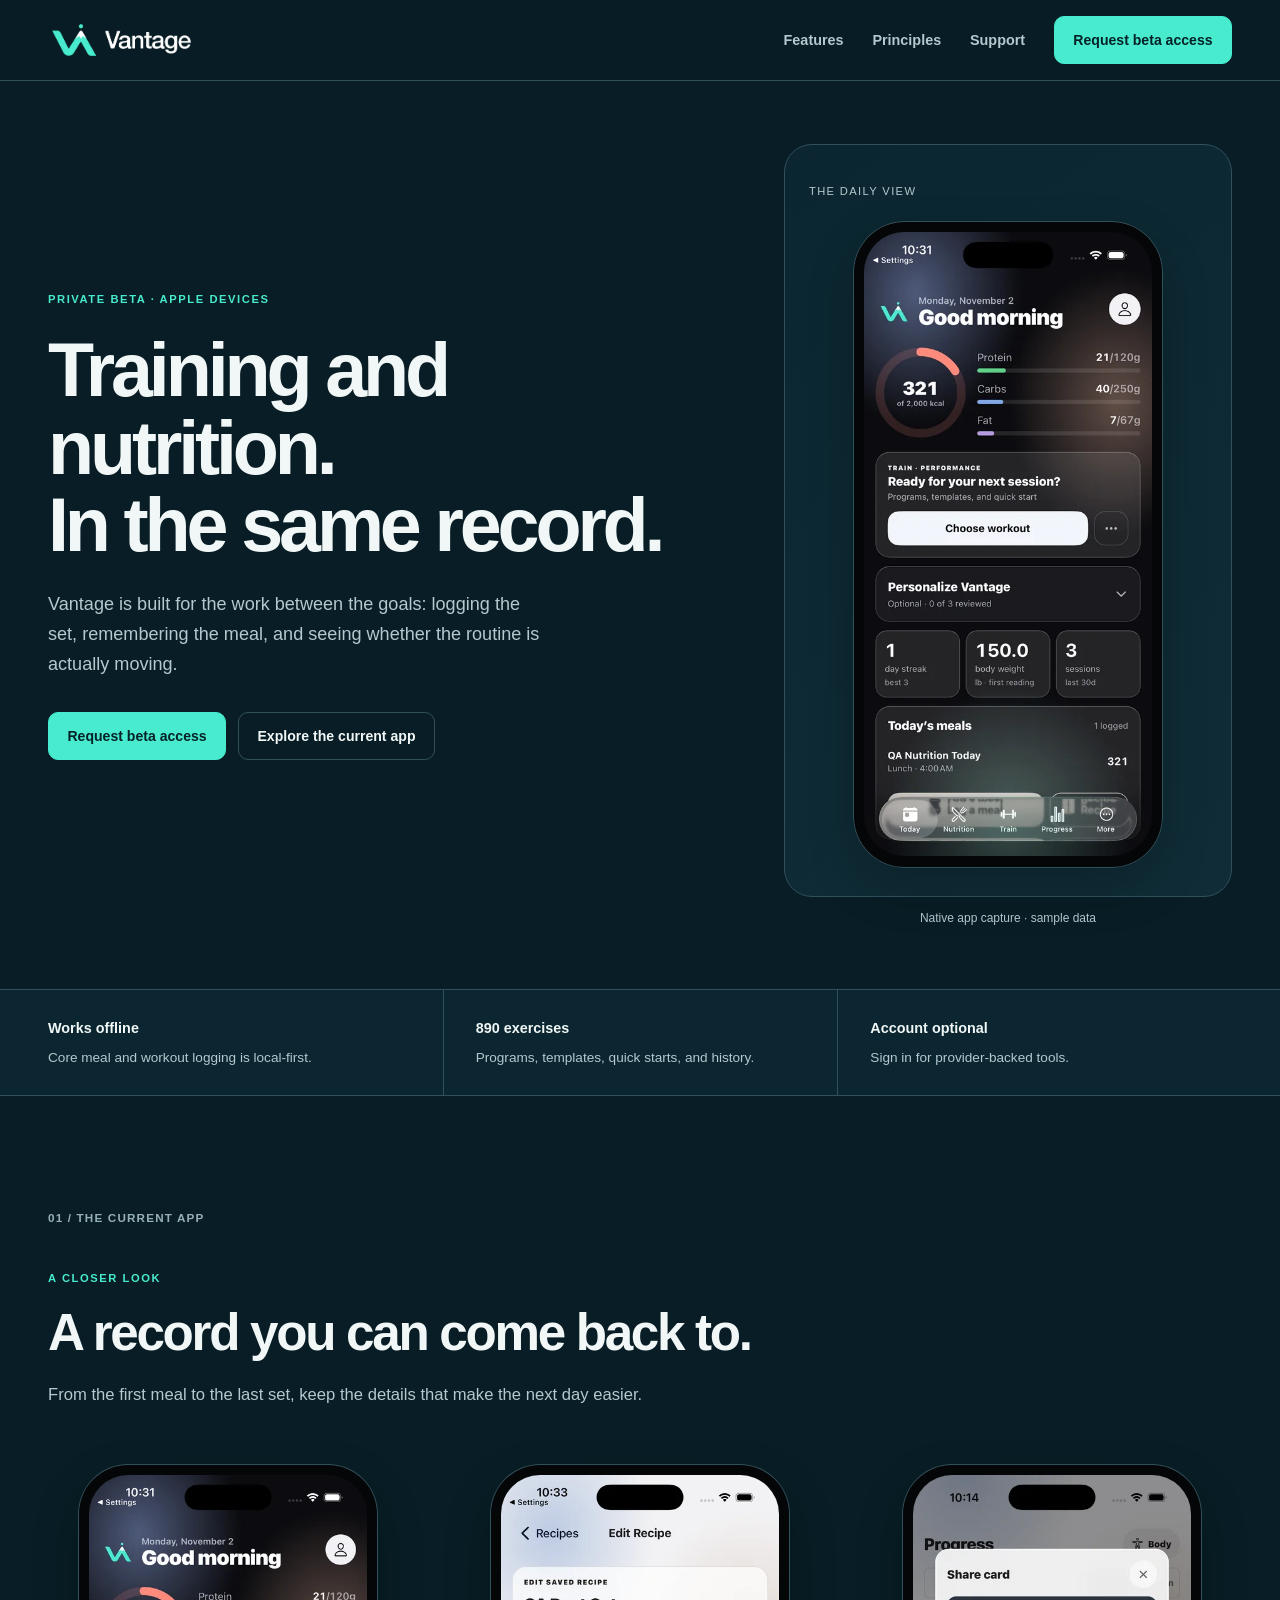
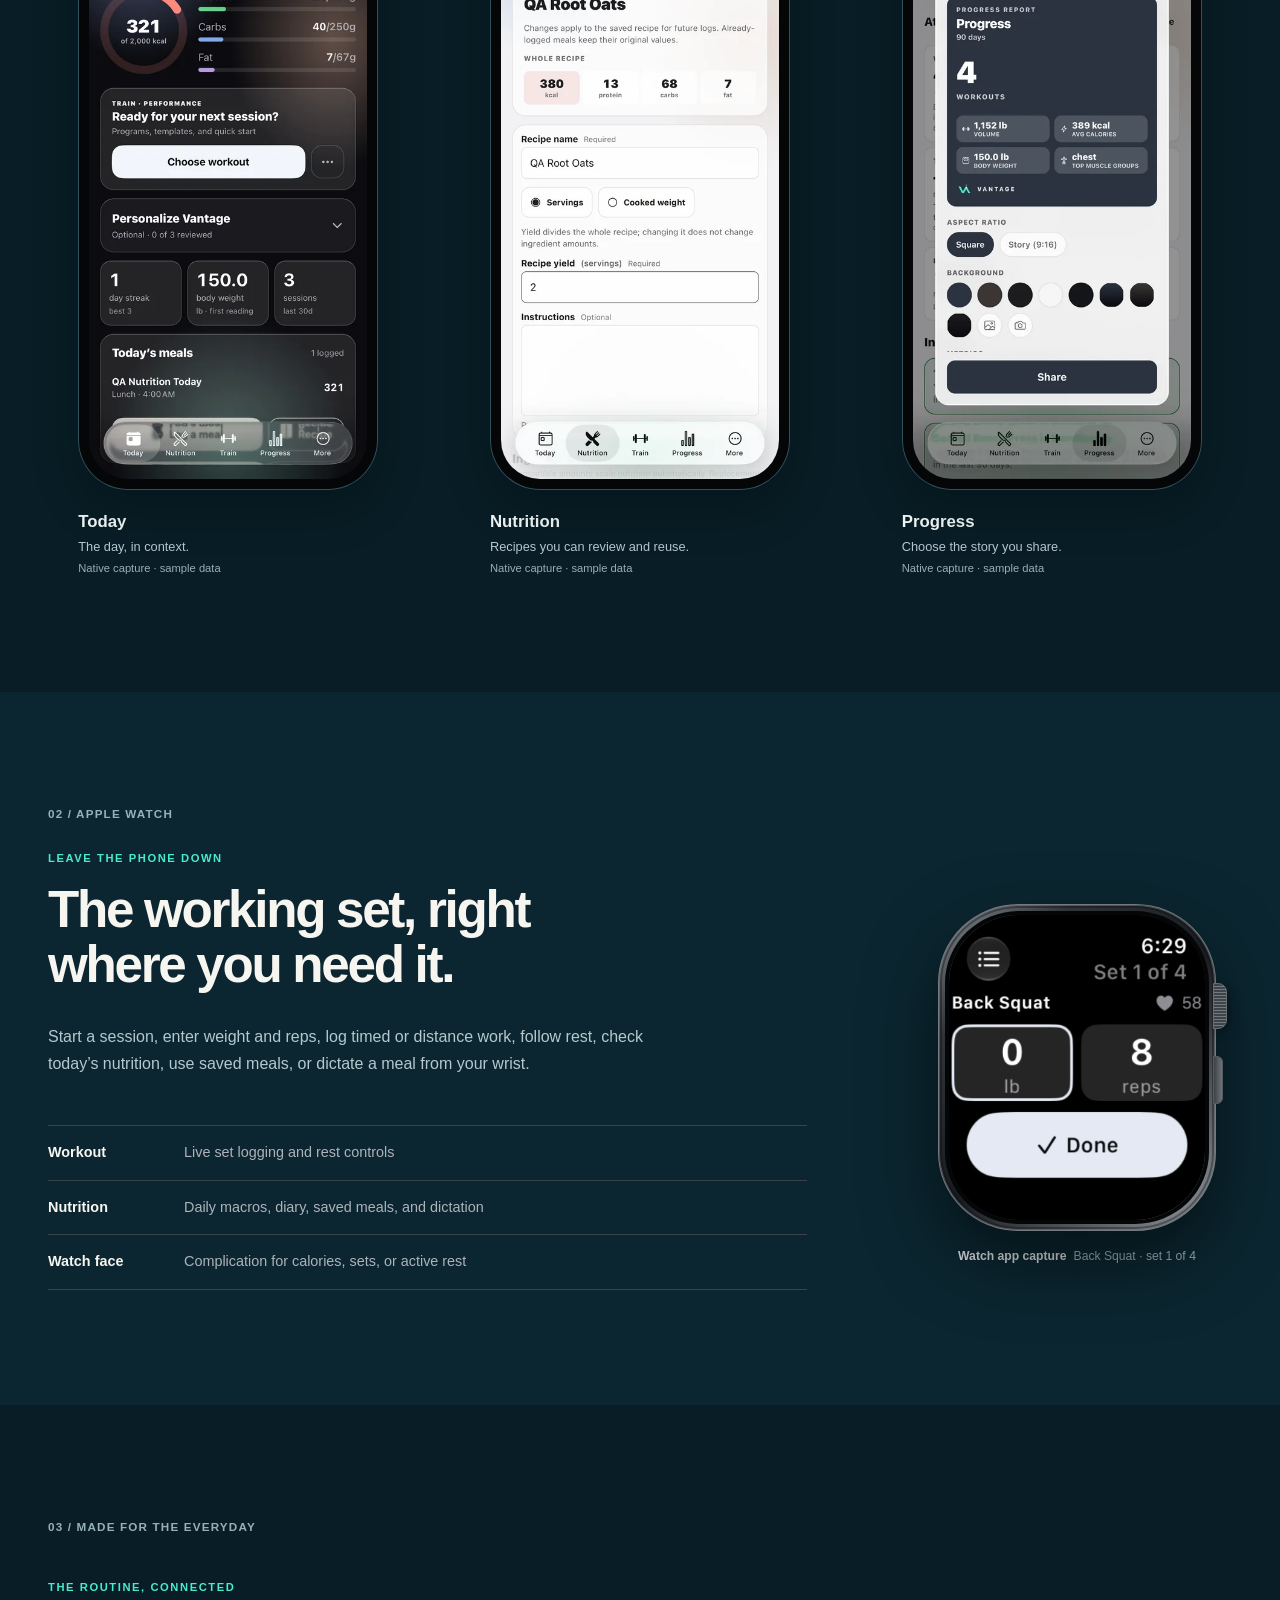
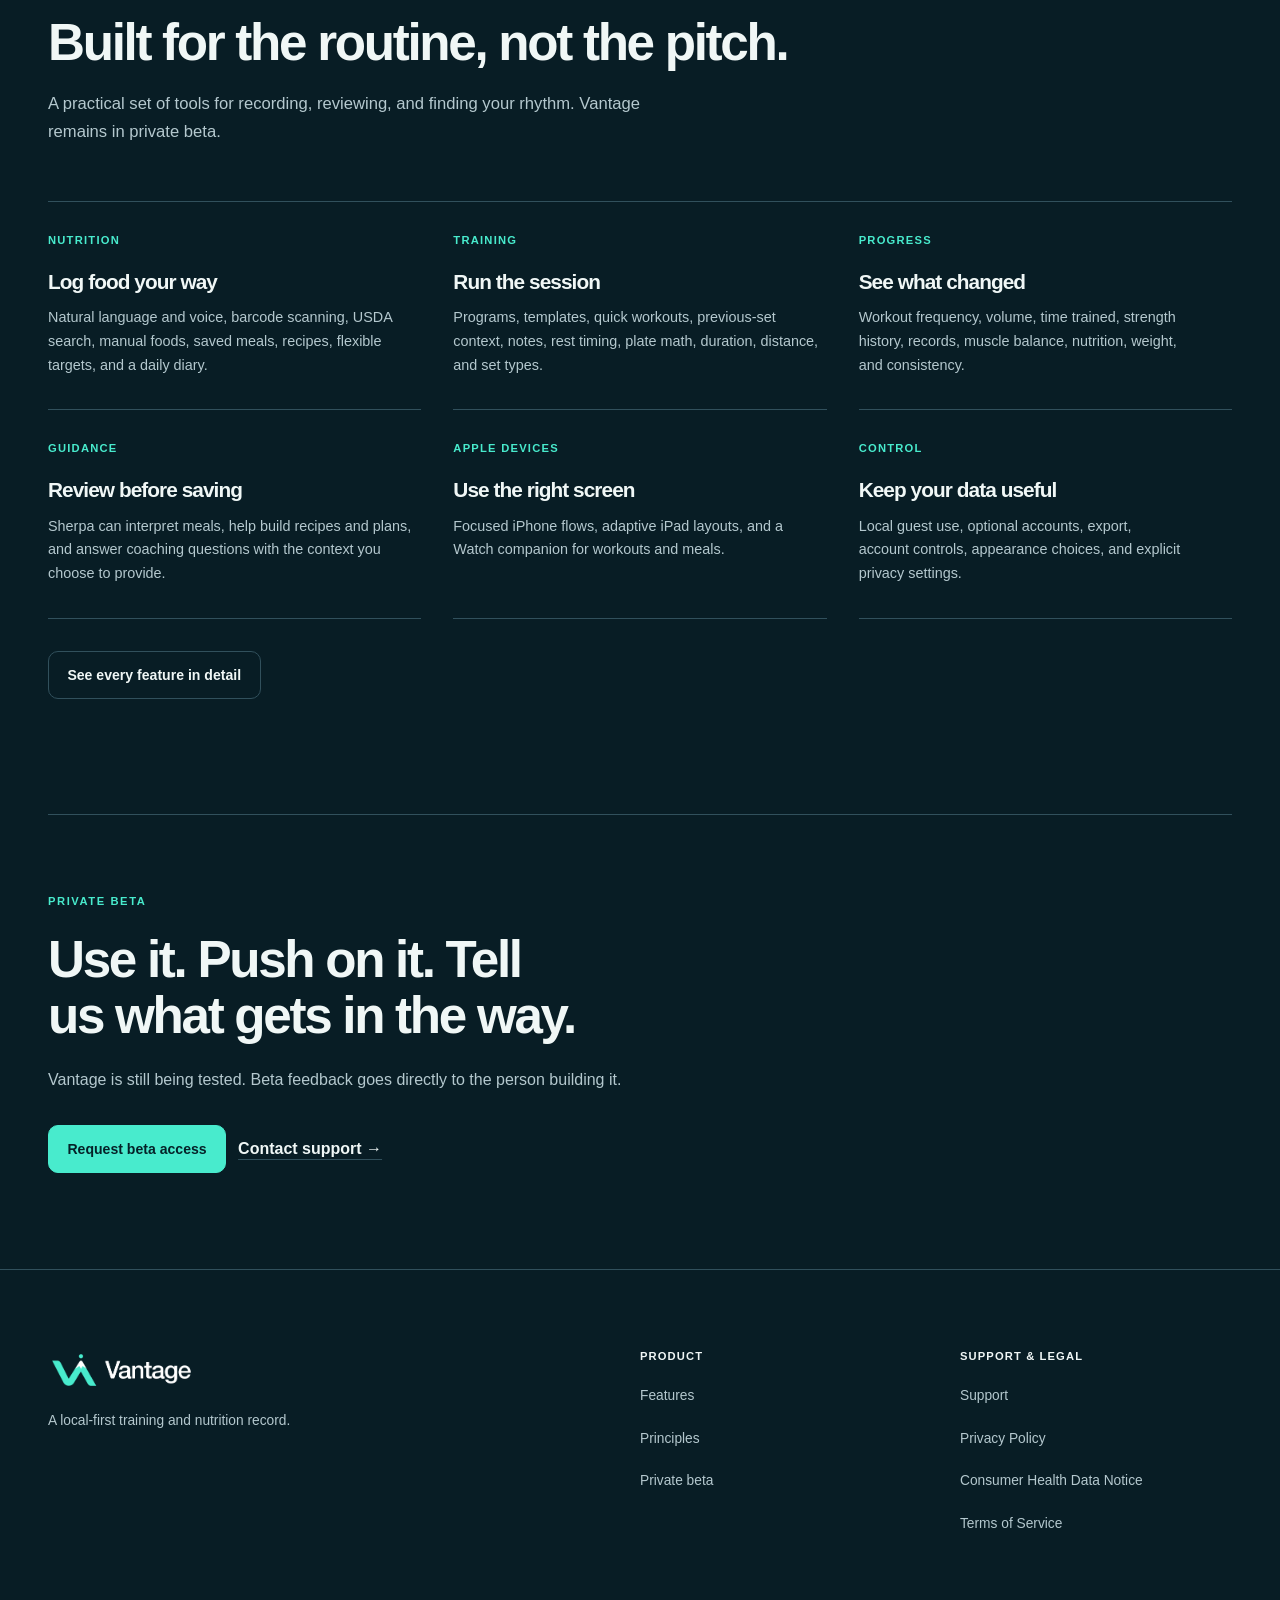
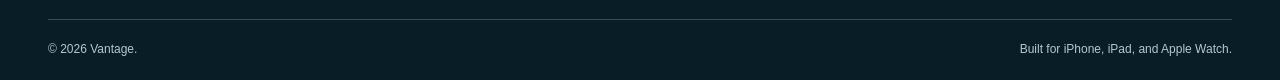
<file: index.html>
<!doctype html>
<html lang="en">
<head>
  <meta charset="utf-8"><meta name="viewport" content="width=device-width, initial-scale=1">
  <meta name="theme-color" content="#081d25">
  <title>Vantage — Training and nutrition in one record</title>
  <meta name="description" content="Vantage is a local-first training and nutrition app for iPhone, iPad, and Apple Watch. Log workouts, meals, body progress, and see what changed.">
  <link rel="icon" href="assets/favicon.png?v=20261018"><link rel="stylesheet" href="style.css?v=20261014">
  <script>document.documentElement.classList.add('marketing-js');</script>
  <link rel="stylesheet" href="marketing.css?v=20261102-frame2">
</head>
<body class="marketing-page">
  <a class="skip-link" href="#main-content">Skip to content</a>
  <header class="site-header"><div class="container nav-container"><a href="index.html" class="logo" aria-label="Vantage home"><img src="assets/vantage-full-logo-dark.png?v=20261018" width="166" height="40" alt="Vantage"></a><button class="menu-toggle" type="button" aria-label="Open menu" aria-expanded="false" aria-controls="site-navigation"><svg viewBox="0 0 24 24" aria-hidden="true"><path d="M4 7h16M4 12h16M4 17h16"/></svg></button><nav class="nav-links" id="site-navigation" aria-label="Primary navigation"><a href="features.html">Features</a><a href="about.html">Principles</a><a href="contact.html">Support</a><a href="mailto:support@vantage.support?subject=Vantage%20private%20beta" class="btn btn-primary">Request beta access</a></nav></div></header>

  <main id="main-content" tabindex="-1">
    <section class="hero container">
      <div class="hero-copy"><p class="kicker">Private beta · Apple devices</p><h1>Training and nutrition.<br>In the same record.</h1><p class="hero-lede">Vantage is built for the work between the goals: logging the set, remembering the meal, and seeing whether the routine is actually moving.</p><div class="hero-actions"><a href="mailto:support@vantage.support?subject=Vantage%20private%20beta" class="btn btn-primary">Request beta access</a><a href="features.html" class="btn btn-secondary">Explore the current app</a></div></div>
      <figure class="hero-proof"><div class="hero-stage"><span class="proof-label">The daily view</span><div class="device-frame"><img src="assets/product/current/phone-today-dark-460.webp" srcset="assets/product/current/phone-today-dark-460.webp 460w, assets/product/current/phone-today-dark-920.webp 920w" sizes="(max-width: 480px) calc(100vw - 80px), 310px" width="920" height="2000" fetchpriority="high" decoding="async" alt="Vantage Today in dark appearance, with daily nutrition and training context"></div></div><figcaption>Native app capture · sample data</figcaption></figure>
    </section>

    <section class="fact-bar" aria-label="Product facts"><div class="container fact-grid"><p><strong>Works offline</strong><span>Core meal and workout logging is local-first.</span></p><p><strong>890 exercises</strong><span>Programs, templates, quick starts, and history.</span></p><p><strong>Account optional</strong><span>Sign in for provider-backed tools.</span></p></div></section>

    <section class="section container proof-section">
      <div class="section-index">01 / The current app</div>
      <div class="section-heading"><p class="kicker">A closer look</p><h2>A record you can come back to.</h2><p>From the first meal to the last set, keep the details that make the next day easier.</p></div>
      <div class="screen-grid"><figure class="screen-figure" data-reveal><div class="device-frame"><img src="assets/product/current/phone-today-dark-460.webp" srcset="assets/product/current/phone-today-dark-460.webp 460w, assets/product/current/phone-today-dark-920.webp 920w" sizes="(max-width: 480px) calc(100vw - 80px), 310px" width="920" height="2000" loading="lazy" decoding="async" alt="Vantage Today dashboard in dark appearance"></div><figcaption><strong>Today</strong><span>The day, in context.</span><small>Native capture · sample data</small></figcaption></figure><figure class="screen-figure" data-reveal><div class="device-frame"><img src="assets/product/current/phone-recipe-light-460.webp" srcset="assets/product/current/phone-recipe-light-460.webp 460w, assets/product/current/phone-recipe-light-920.webp 920w" sizes="(max-width: 480px) calc(100vw - 80px), 310px" width="920" height="2000" loading="lazy" decoding="async" alt="Vantage recipe detail in light appearance"></div><figcaption><strong>Nutrition</strong><span>Recipes you can review and reuse.</span><small>Native capture · sample data</small></figcaption></figure><figure class="screen-figure" data-reveal><div class="device-frame"><img src="assets/product/current/phone-share-preview-460.webp" srcset="assets/product/current/phone-share-preview-460.webp 460w, assets/product/current/phone-share-preview-920.webp 920w" sizes="(max-width: 480px) calc(100vw - 80px), 310px" width="920" height="2000" loading="lazy" decoding="async" alt="Vantage progress share-card preview"></div><figcaption><strong>Progress</strong><span>Choose the story you share.</span><small>Native capture · sample data</small></figcaption></figure></div>
    </section>

    <section class="section dark-section">
      <div class="container watch-layout">
        <div class="section-index">02 / Apple Watch</div>
        <div class="watch-copy"><p class="kicker">Leave the phone down</p><h2>The working set, right where you need it.</h2><p>Start a session, enter weight and reps, log timed or distance work, follow rest, check today’s nutrition, use saved meals, or dictate a meal from your wrist.</p><ul class="plain-list"><li><span>Workout</span> Live set logging and rest controls</li><li><span>Nutrition</span> Daily macros, diary, saved meals, and dictation</li><li><span>Watch face</span> Complication for calories, sets, or active rest</li></ul></div>
        <figure class="watch-proof"><div class="watch-device"><span class="watch-crown" aria-hidden="true"></span><div class="watch-screen"><img src="assets/product/watch-workout.webp?v=2" width="700" height="835" loading="lazy" decoding="async" alt="Vantage Apple Watch app logging Back Squat set 1 of 4"></div></div><figcaption><span>Watch app capture</span> Back Squat · set 1 of 4</figcaption></figure>
      </div>
    </section>

    <section class="section container current-section">
      <div class="section-index">03 / Made for the everyday</div>
      <div class="section-heading"><p class="kicker">The routine, connected</p><h2>Built for the routine, not the pitch.</h2><p>A practical set of tools for recording, reviewing, and finding your rhythm. Vantage remains in private beta.</p></div>
      <div class="capability-grid">
        <article><span>Nutrition</span><h3>Log food your way</h3><p>Natural language and voice, barcode scanning, USDA search, manual foods, saved meals, recipes, flexible targets, and a daily diary.</p></article>
        <article><span>Training</span><h3>Run the session</h3><p>Programs, templates, quick workouts, previous-set context, notes, rest timing, plate math, duration, distance, and set types.</p></article>
        <article><span>Progress</span><h3>See what changed</h3><p>Workout frequency, volume, time trained, strength history, records, muscle balance, nutrition, weight, and consistency.</p></article>
        <article><span>Guidance</span><h3>Review before saving</h3><p>Sherpa can interpret meals, help build recipes and plans, and answer coaching questions with the context you choose to provide.</p></article>
        <article><span>Apple devices</span><h3>Use the right screen</h3><p>Focused iPhone flows, adaptive iPad layouts, and a Watch companion for workouts and meals.</p></article>
        <article><span>Control</span><h3>Keep your data useful</h3><p>Local guest use, optional accounts, export, account controls, appearance choices, and explicit privacy settings.</p></article>
      </div>
      <div class="feature-link-row"><a href="features.html" class="btn btn-secondary">See every feature in detail</a></div>
    </section>

    <section class="section container closing-section"><p class="kicker">Private beta</p><h2>Use it. Push on it. Tell us what gets in the way.</h2><p>Vantage is still being tested. Beta feedback goes directly to the person building it.</p><div class="hero-actions"><a href="mailto:support@vantage.support?subject=Vantage%20private%20beta" class="btn btn-primary">Request beta access</a><a href="contact.html" class="text-link">Contact support →</a></div></section>
  </main>

  <footer><div class="container footer-grid"><div class="footer-brand"><a href="index.html" class="logo"><img src="assets/vantage-full-logo-dark.png?v=20261018" width="166" height="40" alt="Vantage"></a><p>A local-first training and nutrition record.</p></div><div class="footer-links"><h2>Product</h2><ul><li><a href="features.html">Features</a></li><li><a href="about.html">Principles</a></li><li><a href="mailto:support@vantage.support?subject=Vantage%20private%20beta">Private beta</a></li></ul></div><div class="footer-links"><h2>Support &amp; legal</h2><ul><li><a href="contact.html">Support</a></li><li><a href="privacy.html">Privacy Policy</a></li><li><a href="consumer-health-data.html">Consumer Health Data Notice</a></li><li><a href="terms.html">Terms of Service</a></li></ul></div></div><div class="container footer-bottom"><p>&copy; 2026 Vantage.</p><p>Built for iPhone, iPad, and Apple Watch.</p></div></footer>
  <script src="marketing.js?v=20261102" defer></script>
</body>
</html>
</file>
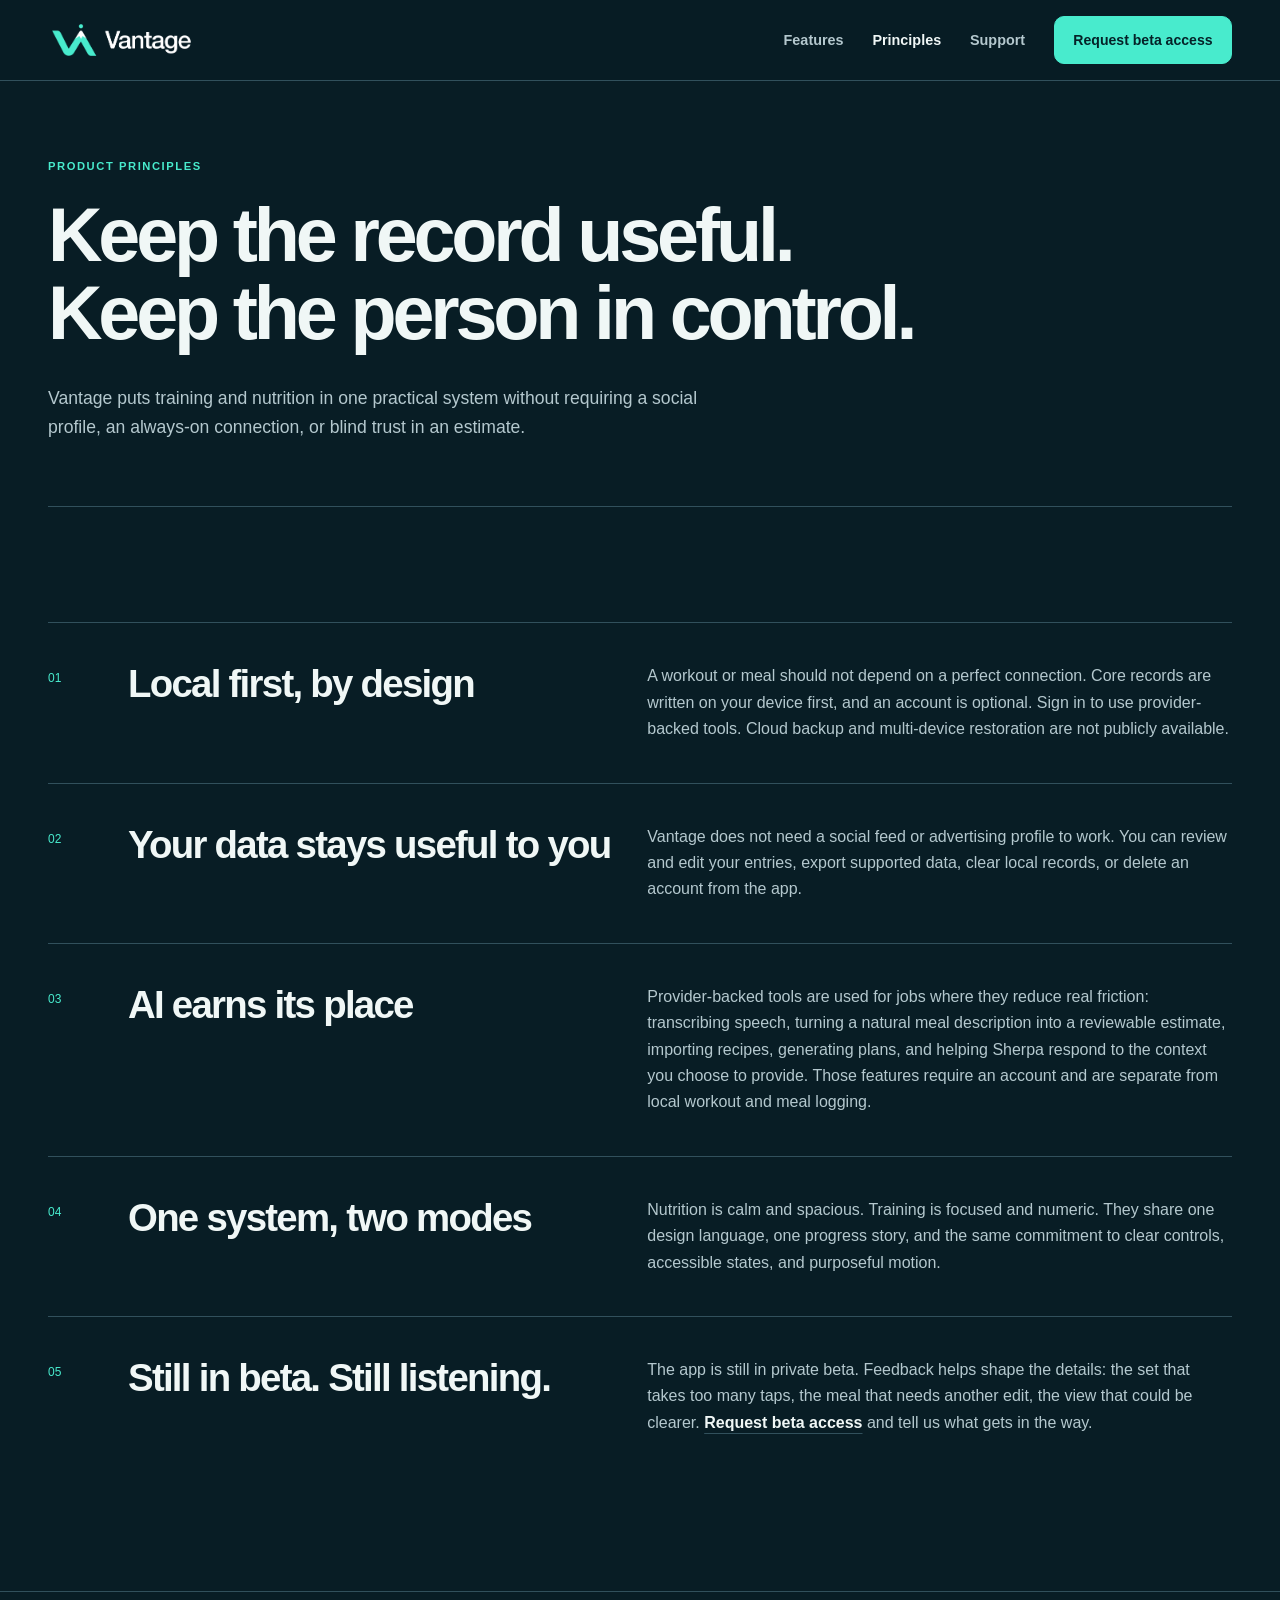
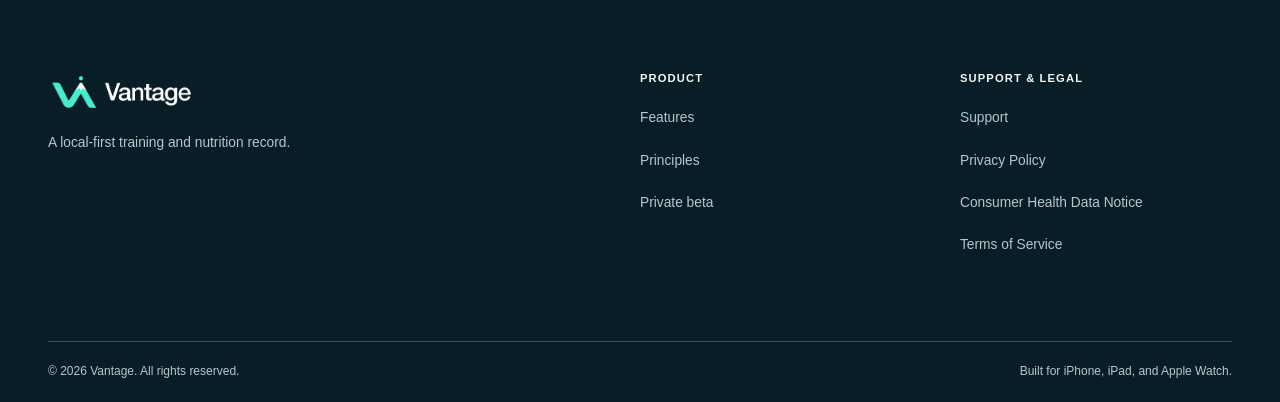
<file: about.html>
<!doctype html>
<html lang="en">
<head>
  <meta charset="utf-8">
  <meta name="viewport" content="width=device-width, initial-scale=1">
  <title>Principles — Vantage</title>
  <meta name="description" content="Why Vantage brings training, nutrition, and progress into one local-first app.">
  <link rel="icon" href="assets/favicon.png?v=20261018">
  <link rel="stylesheet" href="style.css?v=20261014">
  <script>document.documentElement.classList.add('marketing-js');</script>
  <link rel="stylesheet" href="marketing.css?v=20261102-frame2">
</head>
<body class="marketing-page">
  <a class="skip-link" href="#main-content">Skip to content</a>
  <header class="site-header">
    <div class="container nav-container">
      <a href="index.html" class="logo" aria-label="Vantage home"><img src="assets/vantage-full-logo-dark.png?v=20261018" width="166" height="40" alt="Vantage"></a>
      <button class="menu-toggle" type="button" aria-label="Open menu" aria-expanded="false" aria-controls="site-navigation"><svg viewBox="0 0 24 24" aria-hidden="true"><path d="M4 7h16M4 12h16M4 17h16"/></svg></button>
      <nav class="nav-links" id="site-navigation" aria-label="Primary navigation"><a href="features.html">Features</a><a href="about.html" aria-current="page">Principles</a><a href="contact.html">Support</a><a href="mailto:support@vantage.support?subject=Vantage%20private%20beta" class="btn btn-primary">Request beta access</a></nav>
    </div>
  </header>
  <main id="main-content" tabindex="-1">
    <section class="page-hero container">
      <p class="eyebrow">Product principles</p>
      <h1>Keep the record useful. Keep the person in control.</h1>
      <p>Vantage puts training and nutrition in one practical system without requiring a social profile, an always-on connection, or blind trust in an estimate.</p>
    </section>
    <section class="section container">
      <div class="principles-list">
        <article data-reveal><h2>Local first, by design</h2><p>A workout or meal should not depend on a perfect connection. Core records are written on your device first, and an account is optional. Sign in to use provider-backed tools. Cloud backup and multi-device restoration are not publicly available.</p></article>

        <article data-reveal><h2>Your data stays useful to you</h2><p>Vantage does not need a social feed or advertising profile to work. You can review and edit your entries, export supported data, clear local records, or delete an account from the app.</p></article>

        <article data-reveal><h2>AI earns its place</h2><p>Provider-backed tools are used for jobs where they reduce real friction: transcribing speech, turning a natural meal description into a reviewable estimate, importing recipes, generating plans, and helping Sherpa respond to the context you choose to provide. Those features require an account and are separate from local workout and meal logging.</p></article>

        <article data-reveal><h2>One system, two modes</h2><p>Nutrition is calm and spacious. Training is focused and numeric. They share one design language, one progress story, and the same commitment to clear controls, accessible states, and purposeful motion.</p></article>

        <article data-reveal><h2>Still in beta. Still listening.</h2><p>The app is still in private beta. Feedback helps shape the details: the set that takes too many taps, the meal that needs another edit, the view that could be clearer. <a class="text-link" href="mailto:support@vantage.support?subject=Vantage%20private%20beta">Request beta access</a> and tell us what gets in the way.</p></article>
      </div>
    </section>
  </main>
  <footer>
    <div class="container footer-grid"><div class="footer-brand"><a href="index.html" class="logo"><img src="assets/vantage-full-logo-dark.png?v=20261018" width="166" height="40" alt="Vantage"></a><p>A local-first training and nutrition record.</p></div><div class="footer-links"><h2>Product</h2><ul><li><a href="features.html">Features</a></li><li><a href="about.html">Principles</a></li><li><a href="mailto:support@vantage.support?subject=Vantage%20private%20beta">Private beta</a></li></ul></div><div class="footer-links"><h2>Support &amp; legal</h2><ul><li><a href="contact.html">Support</a></li><li><a href="privacy.html">Privacy Policy</a></li><li><a href="consumer-health-data.html">Consumer Health Data Notice</a></li><li><a href="terms.html">Terms of Service</a></li></ul></div></div>
    <div class="container footer-bottom"><p>&copy; 2026 Vantage. All rights reserved.</p><p>Built for iPhone, iPad, and Apple Watch.</p></div>
  </footer>
  <script src="marketing.js?v=20261102" defer></script>
</body>
</html>
</file>
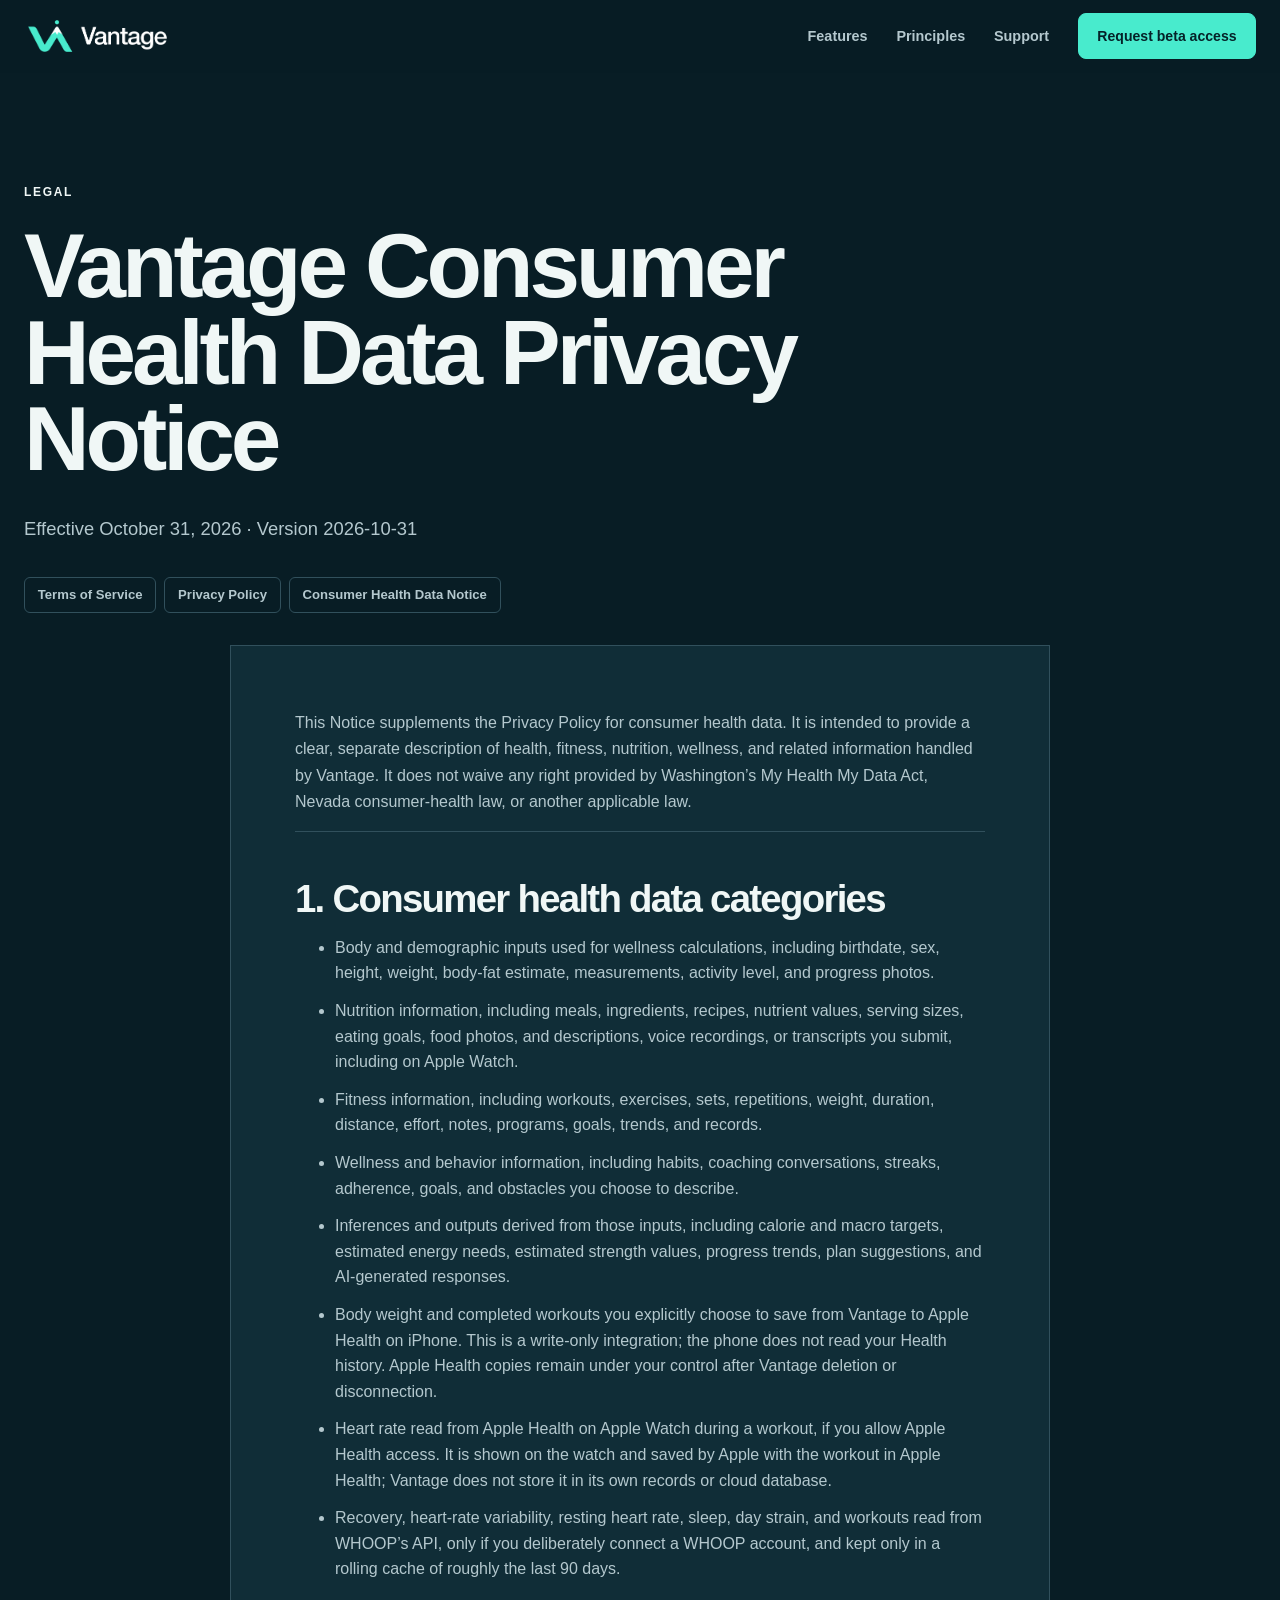
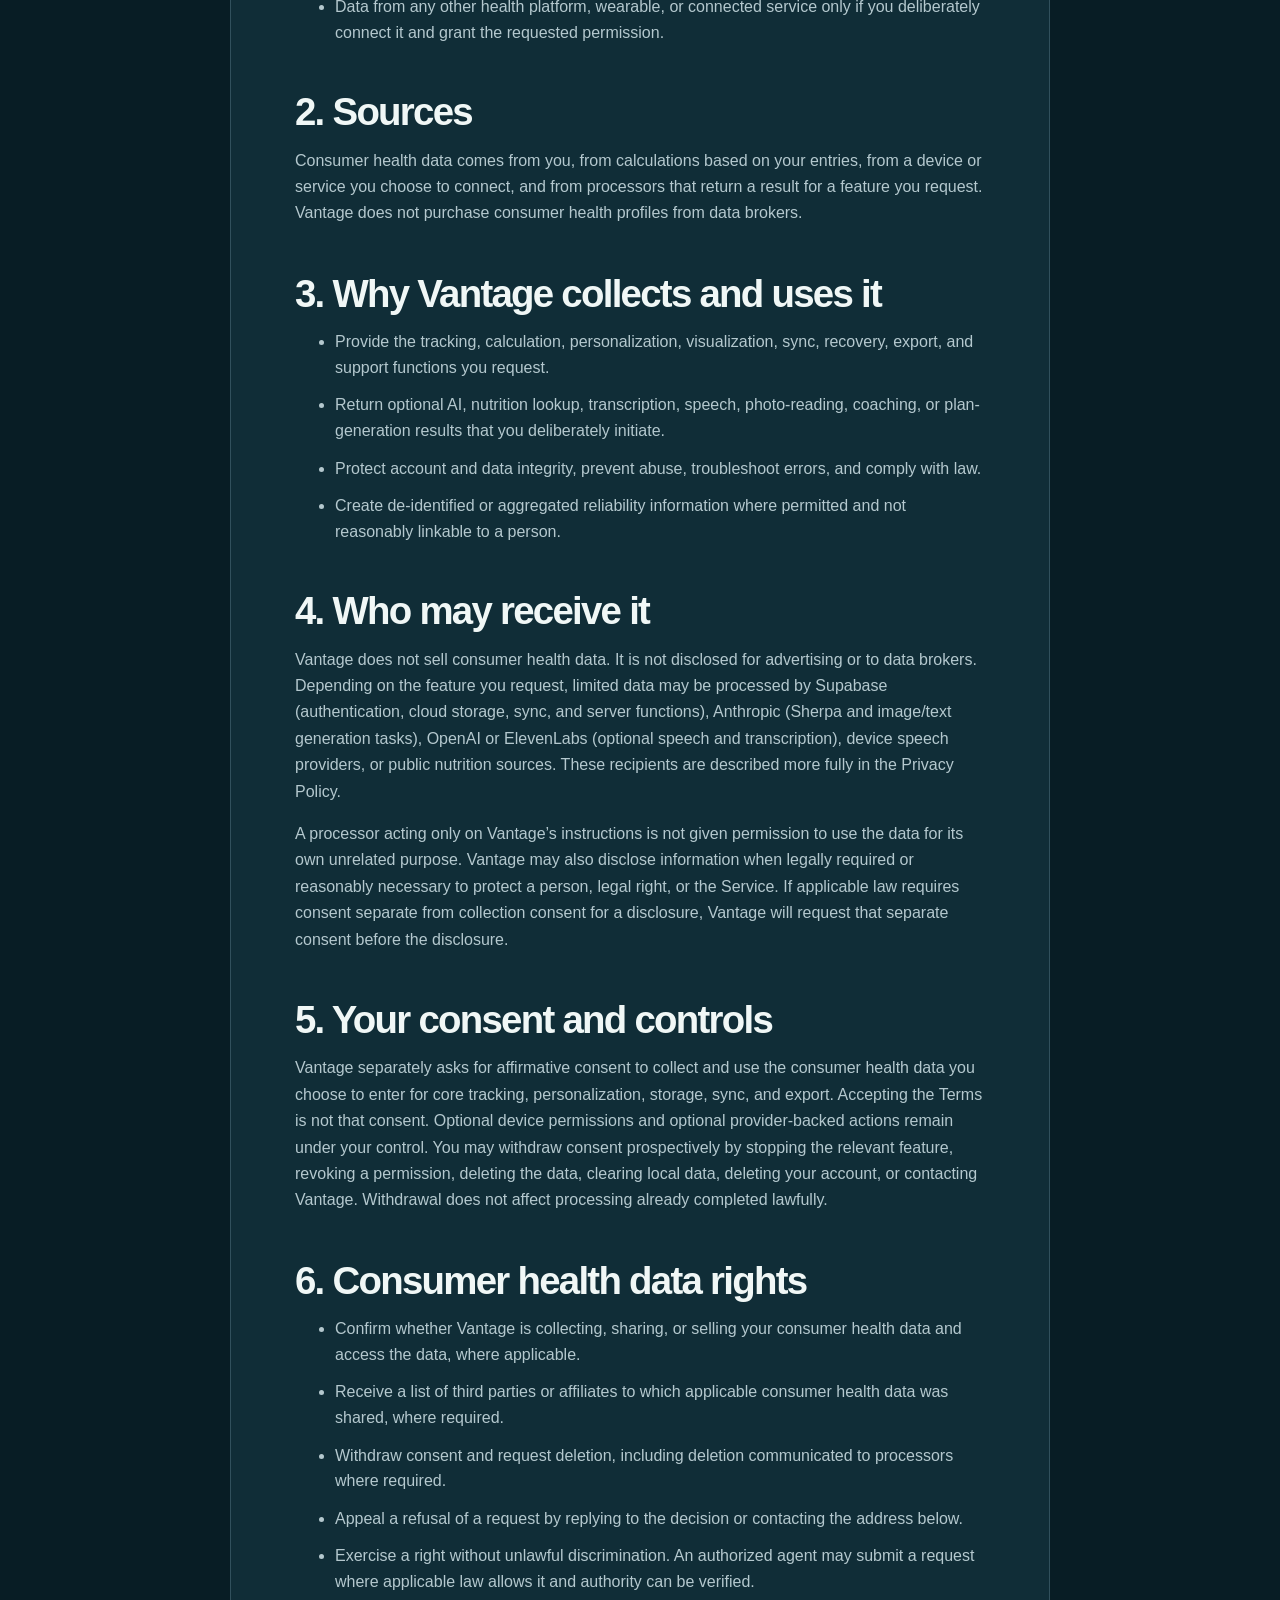
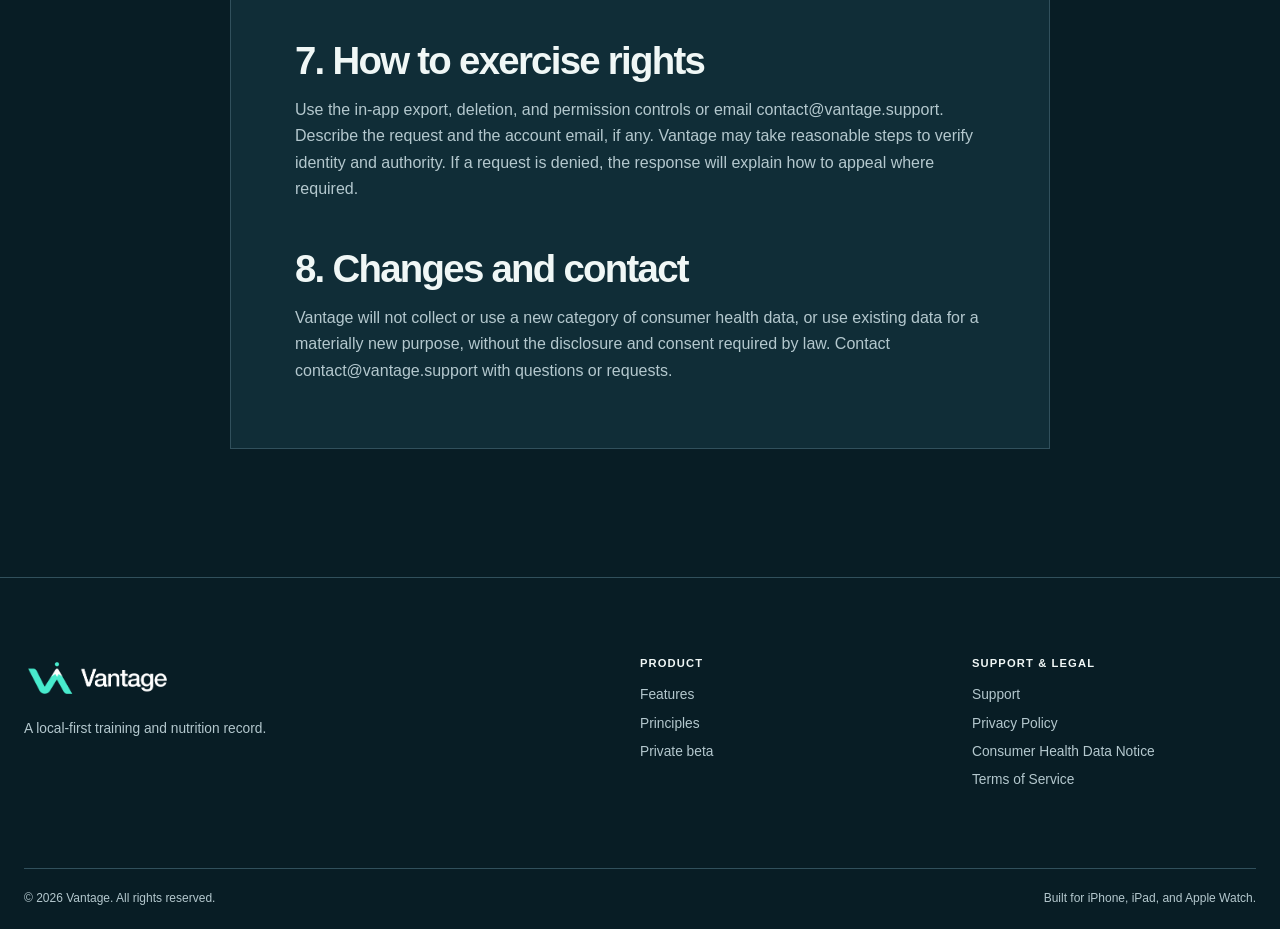
<file: consumer-health-data.html>
<!doctype html>
<html lang="en">
<head>
  <meta charset="utf-8">
  <meta name="viewport" content="width=device-width, initial-scale=1">
  <title>Consumer Health Data Notice — Vantage</title>
  <meta name="description" content="The current Vantage Consumer Health Data Privacy Notice.">
  <link rel="icon" href="assets/favicon.png?v=20261018">
  <link rel="stylesheet" href="style.css?v=20260927-1">
</head>
<body>

  <header class="site-header">
    <div class="container nav-container">
      <a href="index.html" class="logo" aria-label="Vantage home"><img src="assets/vantage-full-logo-dark.png?v=20261018" width="166" height="40" alt="Vantage"></a>
      <button class="menu-toggle" type="button" aria-label="Open menu" aria-expanded="false" aria-controls="site-navigation"><svg viewBox="0 0 24 24" aria-hidden="true"><path d="M4 7h16M4 12h16M4 17h16"/></svg></button>
      <nav class="nav-links" id="site-navigation" aria-label="Primary navigation">
        <a href="features.html">Features</a><a href="about.html">Principles</a><a href="contact.html">Support</a>
        <a href="mailto:support@vantage.support?subject=Vantage%20private%20beta" class="btn btn-primary">Request beta access</a>
      </nav>
    </div>
  </header>
  <main>
    <section class="page-hero legal-hero container">
      <p class="eyebrow">Legal</p>
      <h1>Vantage Consumer Health Data Privacy Notice</h1>
      <p>Effective October 31, 2026 · Version 2026-10-31</p>
    </section>
    <div class="legal-nav container" aria-label="Legal documents">
      <a href="terms.html">Terms of Service</a>
      <a href="privacy.html">Privacy Policy</a>
      <a href="consumer-health-data.html">Consumer Health Data Notice</a>
    </div>
    <section class="section container legal-section">
      <article class="document-content">
        <div class="legal-introduction"><p>This Notice supplements the Privacy Policy for consumer health data. It is intended to provide a clear, separate description of health, fitness, nutrition, wellness, and related information handled by Vantage. It does not waive any right provided by Washington’s My Health My Data Act, Nevada consumer-health law, or another applicable law.</p></div>
        <section><h2>1. Consumer health data categories</h2><ul><li>Body and demographic inputs used for wellness calculations, including birthdate, sex, height, weight, body-fat estimate, measurements, activity level, and progress photos.</li><li>Nutrition information, including meals, ingredients, recipes, nutrient values, serving sizes, eating goals, food photos, and descriptions, voice recordings, or transcripts you submit, including on Apple Watch.</li><li>Fitness information, including workouts, exercises, sets, repetitions, weight, duration, distance, effort, notes, programs, goals, trends, and records.</li><li>Wellness and behavior information, including habits, coaching conversations, streaks, adherence, goals, and obstacles you choose to describe.</li><li>Inferences and outputs derived from those inputs, including calorie and macro targets, estimated energy needs, estimated strength values, progress trends, plan suggestions, and AI-generated responses.</li><li>Body weight and completed workouts you explicitly choose to save from Vantage to Apple Health on iPhone. This is a write-only integration; the phone does not read your Health history. Apple Health copies remain under your control after Vantage deletion or disconnection.</li><li>Heart rate read from Apple Health on Apple Watch during a workout, if you allow Apple Health access. It is shown on the watch and saved by Apple with the workout in Apple Health; Vantage does not store it in its own records or cloud database.</li><li>Recovery, heart-rate variability, resting heart rate, sleep, day strain, and workouts read from WHOOP’s API, only if you deliberately connect a WHOOP account, and kept only in a rolling cache of roughly the last 90 days.</li><li>Data from any other health platform, wearable, or connected service only if you deliberately connect it and grant the requested permission.</li></ul></section>
<section><h2>2. Sources</h2><p>Consumer health data comes from you, from calculations based on your entries, from a device or service you choose to connect, and from processors that return a result for a feature you request. Vantage does not purchase consumer health profiles from data brokers.</p></section>
<section><h2>3. Why Vantage collects and uses it</h2><ul><li>Provide the tracking, calculation, personalization, visualization, sync, recovery, export, and support functions you request.</li><li>Return optional AI, nutrition lookup, transcription, speech, photo-reading, coaching, or plan-generation results that you deliberately initiate.</li><li>Protect account and data integrity, prevent abuse, troubleshoot errors, and comply with law.</li><li>Create de-identified or aggregated reliability information where permitted and not reasonably linkable to a person.</li></ul></section>
<section><h2>4. Who may receive it</h2><p>Vantage does not sell consumer health data. It is not disclosed for advertising or to data brokers. Depending on the feature you request, limited data may be processed by Supabase (authentication, cloud storage, sync, and server functions), Anthropic (Sherpa and image/text generation tasks), OpenAI or ElevenLabs (optional speech and transcription), device speech providers, or public nutrition sources. These recipients are described more fully in the Privacy Policy.</p>
<p>A processor acting only on Vantage’s instructions is not given permission to use the data for its own unrelated purpose. Vantage may also disclose information when legally required or reasonably necessary to protect a person, legal right, or the Service. If applicable law requires consent separate from collection consent for a disclosure, Vantage will request that separate consent before the disclosure.</p></section>
<section><h2>5. Your consent and controls</h2><p>Vantage separately asks for affirmative consent to collect and use the consumer health data you choose to enter for core tracking, personalization, storage, sync, and export. Accepting the Terms is not that consent. Optional device permissions and optional provider-backed actions remain under your control. You may withdraw consent prospectively by stopping the relevant feature, revoking a permission, deleting the data, clearing local data, deleting your account, or contacting Vantage. Withdrawal does not affect processing already completed lawfully.</p></section>
<section><h2>6. Consumer health data rights</h2><ul><li>Confirm whether Vantage is collecting, sharing, or selling your consumer health data and access the data, where applicable.</li><li>Receive a list of third parties or affiliates to which applicable consumer health data was shared, where required.</li><li>Withdraw consent and request deletion, including deletion communicated to processors where required.</li><li>Appeal a refusal of a request by replying to the decision or contacting the address below.</li><li>Exercise a right without unlawful discrimination. An authorized agent may submit a request where applicable law allows it and authority can be verified.</li></ul></section>
<section><h2>7. How to exercise rights</h2><p>Use the in-app export, deletion, and permission controls or email contact@vantage.support. Describe the request and the account email, if any. Vantage may take reasonable steps to verify identity and authority. If a request is denied, the response will explain how to appeal where required.</p></section>
<section><h2>8. Changes and contact</h2><p>Vantage will not collect or use a new category of consumer health data, or use existing data for a materially new purpose, without the disclosure and consent required by law. Contact contact@vantage.support with questions or requests.</p></section>
      </article>
    </section>
  </main>

  <footer>
    <div class="container footer-grid">
      <div class="footer-brand"><a href="index.html" class="logo"><img src="assets/vantage-full-logo-dark.png?v=20261018" width="166" height="40" alt="Vantage"></a><p>A local-first training and nutrition record.</p></div>
      <div class="footer-links"><h2>Product</h2><ul><li><a href="features.html">Features</a></li><li><a href="about.html">Principles</a></li><li><a href="mailto:support@vantage.support?subject=Vantage%20private%20beta">Private beta</a></li></ul></div>
      <div class="footer-links"><h2>Support &amp; legal</h2><ul><li><a href="contact.html">Support</a></li><li><a href="privacy.html">Privacy Policy</a></li><li><a href="consumer-health-data.html">Consumer Health Data Notice</a></li><li><a href="terms.html">Terms of Service</a></li></ul></div>
    </div>
    <div class="container footer-bottom"><p>&copy; 2026 Vantage. All rights reserved.</p><p>Built for iPhone, iPad, and Apple Watch.</p></div>
  </footer>
  <script src="script.js?v=20260927-1"></script>
</body>
</html>
</file>
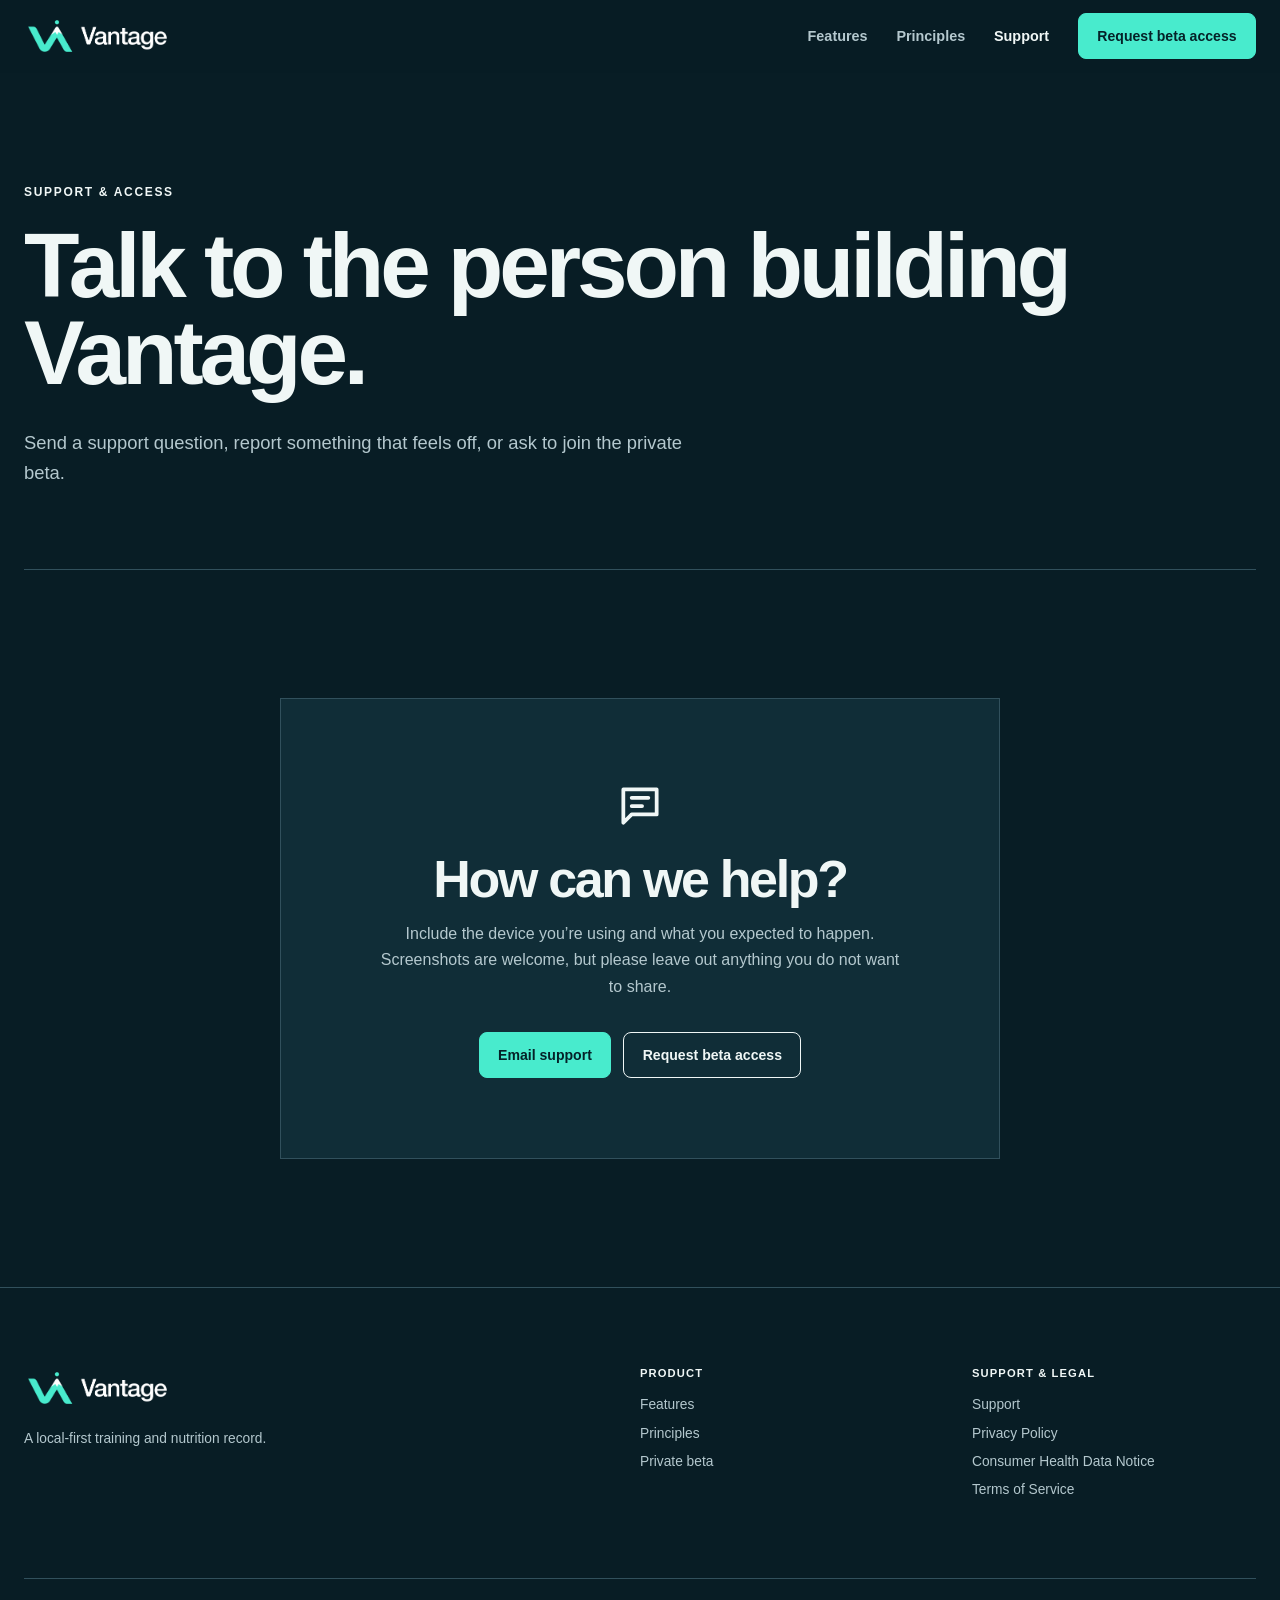
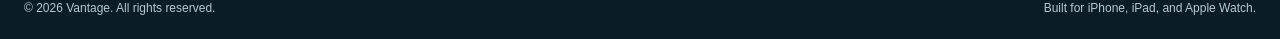
<file: contact.html>
<!doctype html>
<html lang="en">
<head>
  <meta charset="utf-8">
  <meta name="viewport" content="width=device-width, initial-scale=1">
  <title>Support — Vantage</title>
  <meta name="description" content="Contact Vantage support or request access to the private beta.">
  <link rel="icon" href="assets/favicon.png?v=20261018">
  <link rel="stylesheet" href="style.css?v=20261014">
</head>
<body>
  <header class="site-header">
    <div class="container nav-container">
      <a href="index.html" class="logo" aria-label="Vantage home"><img src="assets/vantage-full-logo-dark.png?v=20261018" width="166" height="40" alt="Vantage"></a>
      <button class="menu-toggle" type="button" aria-label="Open menu" aria-expanded="false" aria-controls="site-navigation"><svg viewBox="0 0 24 24" aria-hidden="true"><path d="M4 7h16M4 12h16M4 17h16"/></svg></button>
      <nav class="nav-links" id="site-navigation" aria-label="Primary navigation"><a href="features.html">Features</a><a href="about.html">Principles</a><a href="contact.html" aria-current="page">Support</a><a href="mailto:support@vantage.support?subject=Vantage%20private%20beta" class="btn btn-primary">Request beta access</a></nav>
    </div>
  </header>
  <main>
    <section class="page-hero container">
      <p class="eyebrow">Support &amp; access</p>
      <h1>Talk to the person building Vantage.</h1>
      <p>Send a support question, report something that feels off, or ask to join the private beta.</p>
    </section>
    <section class="section container">
      <div class="card text-center" style="max-width: 720px; margin: 0 auto;">
        <div class="icon-tile" style="margin: 0 auto var(--space-4); color: var(--shell); background: var(--surface-soft);" aria-hidden="true"><svg viewBox="0 0 24 24"><path d="M4 5h16v12H8l-4 4V5Z"/><path d="M8 9h8M8 13h5"/></svg></div>
        <h2 style="font-size: clamp(2rem, 5vw, 3.25rem); margin-bottom: var(--space-3);">How can we help?</h2>
        <p style="max-width: 530px; margin-inline: auto;">Include the device you’re using and what you expected to happen. Screenshots are welcome, but please leave out anything you do not want to share.</p>
        <div class="hero-actions" style="justify-content: center;">
          <a href="mailto:support@vantage.support?subject=Vantage%20support" class="btn btn-primary">Email support</a>
          <a href="mailto:support@vantage.support?subject=Vantage%20private%20beta" class="btn btn-secondary">Request beta access</a>
        </div>
      </div>
    </section>
  </main>
  <footer>
    <div class="container footer-grid"><div class="footer-brand"><a href="index.html" class="logo"><img src="assets/vantage-full-logo-dark.png?v=20261018" width="166" height="40" alt="Vantage"></a><p>A local-first training and nutrition record.</p></div><div class="footer-links"><h2>Product</h2><ul><li><a href="features.html">Features</a></li><li><a href="about.html">Principles</a></li><li><a href="mailto:support@vantage.support?subject=Vantage%20private%20beta">Private beta</a></li></ul></div><div class="footer-links"><h2>Support &amp; legal</h2><ul><li><a href="contact.html">Support</a></li><li><a href="privacy.html">Privacy Policy</a></li><li><a href="consumer-health-data.html">Consumer Health Data Notice</a></li><li><a href="terms.html">Terms of Service</a></li></ul></div></div>
    <div class="container footer-bottom"><p>&copy; 2026 Vantage. All rights reserved.</p><p>Built for iPhone, iPad, and Apple Watch.</p></div>
  </footer>
  <script src="script.js?v=20260927-1"></script>
</body>
</html>
</file>
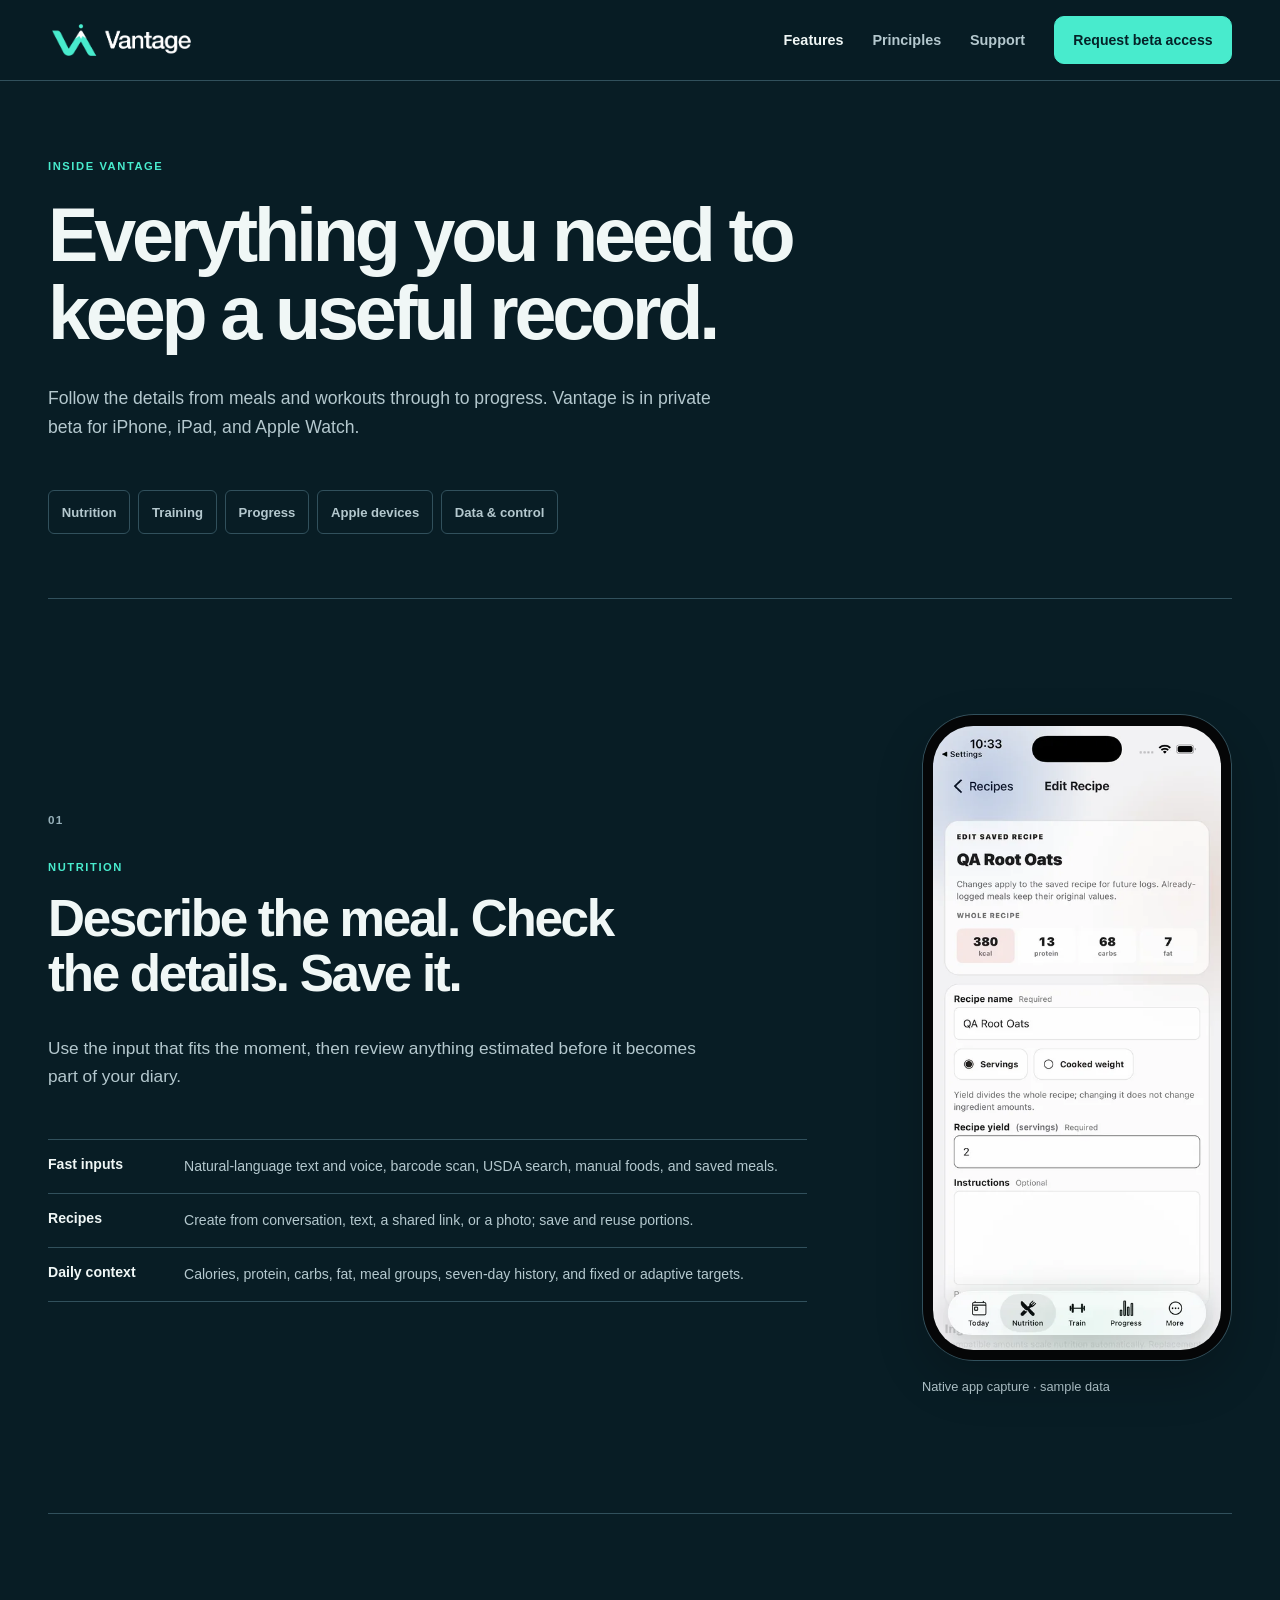
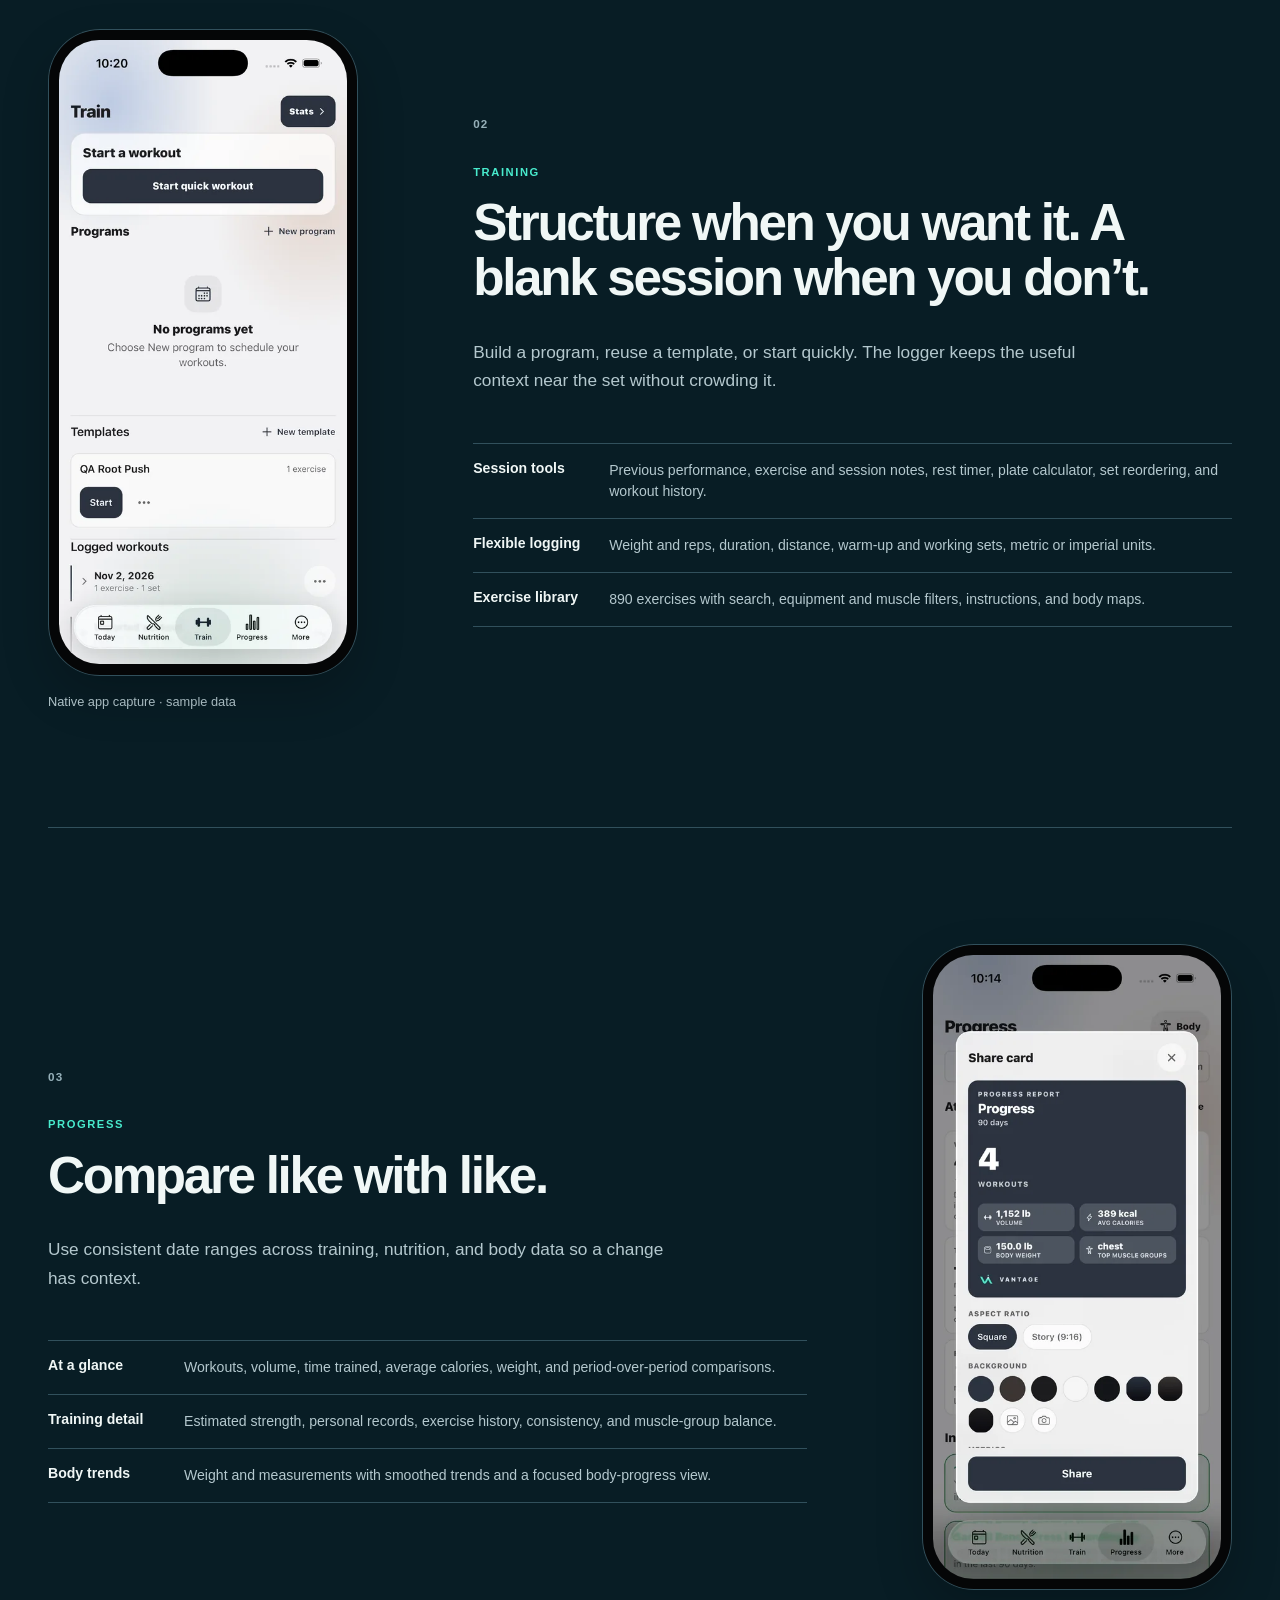
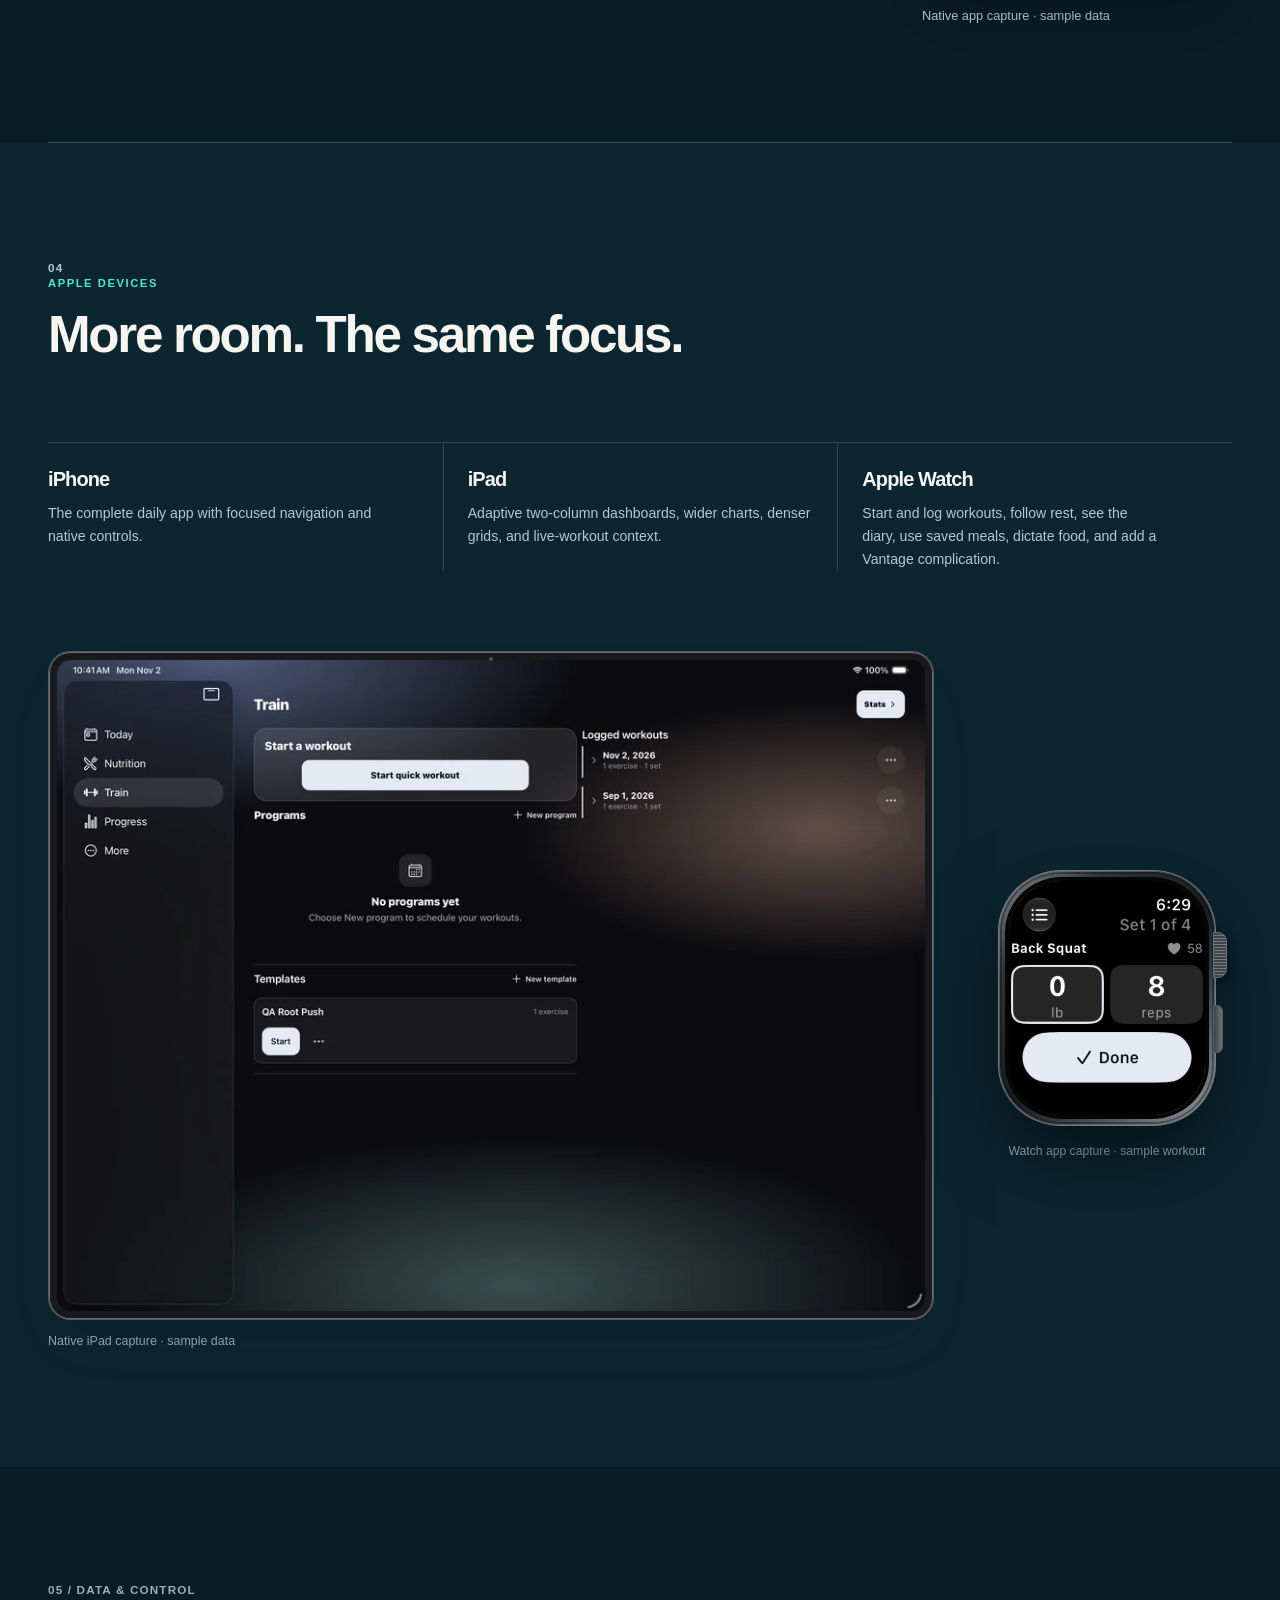
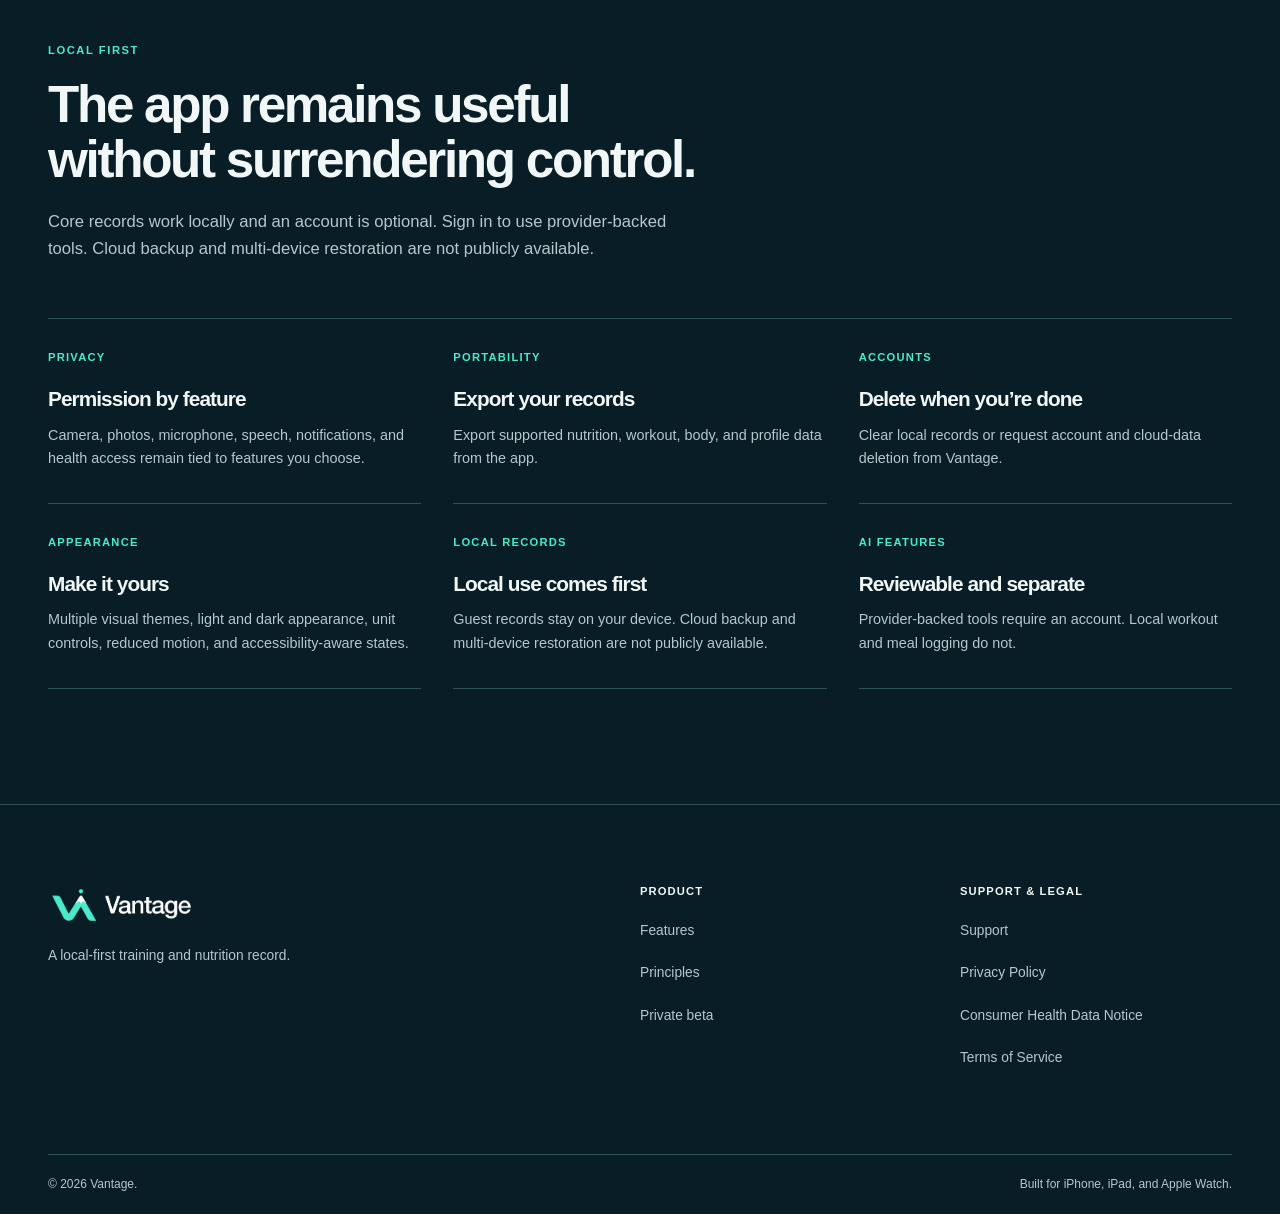
<file: features.html>
<!doctype html>
<html lang="en">
<head>
  <meta charset="utf-8"><meta name="viewport" content="width=device-width, initial-scale=1"><meta name="theme-color" content="#081d25">
  <title>Features — Vantage</title><meta name="description" content="Explore Vantage features for nutrition, training, progress, iPad, and Apple Watch.">
  <link rel="icon" href="assets/favicon.png?v=20261018"><link rel="stylesheet" href="style.css?v=20261014">
  <script>document.documentElement.classList.add('marketing-js');</script>
  <link rel="stylesheet" href="marketing.css?v=20261102-frame2">
</head>
<body class="marketing-page">
  <a class="skip-link" href="#main-content">Skip to content</a>
  <header class="site-header"><div class="container nav-container"><a href="index.html" class="logo" aria-label="Vantage home"><img src="assets/vantage-full-logo-dark.png?v=20261018" width="166" height="40" alt="Vantage"></a><button class="menu-toggle" type="button" aria-label="Open menu" aria-expanded="false" aria-controls="site-navigation"><svg viewBox="0 0 24 24" aria-hidden="true"><path d="M4 7h16M4 12h16M4 17h16"/></svg></button><nav class="nav-links" id="site-navigation" aria-label="Primary navigation"><a href="features.html" aria-current="page">Features</a><a href="about.html">Principles</a><a href="contact.html">Support</a><a href="mailto:support@vantage.support?subject=Vantage%20private%20beta" class="btn btn-primary">Request beta access</a></nav></div></header>
  <main id="main-content" tabindex="-1">
    <section class="page-hero container"><p class="kicker">Inside Vantage</p><h1>Everything you need to keep a useful record.</h1><p>Follow the details from meals and workouts through to progress. Vantage is in private beta for iPhone, iPad, and Apple Watch.</p><nav class="anchor-nav" aria-label="Feature sections"><a href="#nutrition">Nutrition</a><a href="#training">Training</a><a href="#progress">Progress</a><a href="#devices">Apple devices</a><a href="#control">Data &amp; control</a></nav></section>

    <section class="feature-row container" id="nutrition"><div class="feature-copy"><p class="section-number">01</p><p class="kicker">Nutrition</p><h2>Describe the meal. Check the details. Save it.</h2><p>Use the input that fits the moment, then review anything estimated before it becomes part of your diary.</p><dl class="detail-list"><div><dt>Fast inputs</dt><dd>Natural-language text and voice, barcode scan, USDA search, manual foods, and saved meals.</dd></div><div><dt>Recipes</dt><dd>Create from conversation, text, a shared link, or a photo; save and reuse portions.</dd></div><div><dt>Daily context</dt><dd>Calories, protein, carbs, fat, meal groups, seven-day history, and fixed or adaptive targets.</dd></div></dl></div><figure class="feature-shot" data-reveal><div class="device-frame"><img src="assets/product/current/phone-recipe-light-460.webp" srcset="assets/product/current/phone-recipe-light-460.webp 460w, assets/product/current/phone-recipe-light-920.webp 920w" sizes="(max-width: 480px) calc(100vw - 80px), 310px" width="920" height="2000" loading="lazy" decoding="async" alt="Vantage recipe detail with ingredients and portions in light appearance"></div><figcaption>Native app capture · sample data</figcaption></figure></section>

    <section class="feature-row feature-row-reverse container" id="training"><div class="feature-copy"><p class="section-number">02</p><p class="kicker">Training</p><h2>Structure when you want it. A blank session when you don’t.</h2><p>Build a program, reuse a template, or start quickly. The logger keeps the useful context near the set without crowding it.</p><dl class="detail-list"><div><dt>Session tools</dt><dd>Previous performance, exercise and session notes, rest timer, plate calculator, set reordering, and workout history.</dd></div><div><dt>Flexible logging</dt><dd>Weight and reps, duration, distance, warm-up and working sets, metric or imperial units.</dd></div><div><dt>Exercise library</dt><dd>890 exercises with search, equipment and muscle filters, instructions, and body maps.</dd></div></dl></div><figure class="feature-shot" data-reveal><div class="device-frame"><img src="assets/product/current/phone-train-460.webp" srcset="assets/product/current/phone-train-460.webp 460w, assets/product/current/phone-train-920.webp 920w" sizes="(max-width: 480px) calc(100vw - 80px), 310px" width="920" height="2000" loading="lazy" decoding="async" alt="Vantage Train screen with workout options in light appearance"></div><figcaption>Native app capture · sample data</figcaption></figure></section>

    <section class="feature-row container" id="progress"><div class="feature-copy"><p class="section-number">03</p><p class="kicker">Progress</p><h2>Compare like with like.</h2><p>Use consistent date ranges across training, nutrition, and body data so a change has context.</p><dl class="detail-list"><div><dt>At a glance</dt><dd>Workouts, volume, time trained, average calories, weight, and period-over-period comparisons.</dd></div><div><dt>Training detail</dt><dd>Estimated strength, personal records, exercise history, consistency, and muscle-group balance.</dd></div><div><dt>Body trends</dt><dd>Weight and measurements with smoothed trends and a focused body-progress view.</dd></div></dl></div><figure class="feature-shot" data-reveal><div class="device-frame"><img src="assets/product/current/phone-share-preview-460.webp" srcset="assets/product/current/phone-share-preview-460.webp 460w, assets/product/current/phone-share-preview-920.webp 920w" sizes="(max-width: 480px) calc(100vw - 80px), 310px" width="920" height="2000" loading="lazy" decoding="async" alt="Vantage progress share-card preview with sample training data"></div><figcaption>Native app capture · sample data</figcaption></figure></section>

    <section class="section dark-section" id="devices"><div class="container devices-layout"><div><p class="section-number">04</p><p class="kicker">Apple devices</p><h2>More room. The same focus.</h2></div><div class="device-columns"><article><h3>iPhone</h3><p>The complete daily app with focused navigation and native controls.</p></article><article><h3>iPad</h3><p>Adaptive two-column dashboards, wider charts, denser grids, and live-workout context.</p></article><article><h3>Apple Watch</h3><p>Start and log workouts, follow rest, see the diary, use saved meals, dictate food, and add a Vantage complication.</p></article></div><div class="device-showcase"><figure class="wide-proof" data-reveal><div class="ipad-device ipad-device-wide"><span class="ipad-camera" aria-hidden="true"></span><img src="assets/product/current/tablet-train-dark-900.webp" srcset="assets/product/current/tablet-train-dark-900.webp 900w, assets/product/current/tablet-train-dark-1800.webp 1800w" sizes="(max-width: 760px) calc(100vw - 64px), (max-width: 980px) 80vw, 730px" width="1800" height="1350" loading="lazy" decoding="async" alt="Vantage Train in an adaptive two-column iPad layout"></div><figcaption>Native iPad capture · sample data</figcaption></figure><figure class="watch-proof compact-watch"><div class="watch-device"><span class="watch-crown" aria-hidden="true"></span><div class="watch-screen"><img src="assets/product/watch-workout.webp?v=2" width="700" height="835" loading="lazy" decoding="async" alt="Current Vantage Watch set logger"></div></div><figcaption>Watch app capture · sample workout</figcaption></figure></div></div></section>

    <section class="section container control-section" id="control"><div class="section-index">05 / Data &amp; control</div><div class="section-heading"><p class="kicker">Local first</p><h2>The app remains useful without surrendering control.</h2><p>Core records work locally and an account is optional. Sign in to use provider-backed tools. Cloud backup and multi-device restoration are not publicly available.</p></div><div class="capability-grid"><article><span>Privacy</span><h3>Permission by feature</h3><p>Camera, photos, microphone, speech, notifications, and health access remain tied to features you choose.</p></article><article><span>Portability</span><h3>Export your records</h3><p>Export supported nutrition, workout, body, and profile data from the app.</p></article><article><span>Accounts</span><h3>Delete when you’re done</h3><p>Clear local records or request account and cloud-data deletion from Vantage.</p></article><article><span>Appearance</span><h3>Make it yours</h3><p>Multiple visual themes, light and dark appearance, unit controls, reduced motion, and accessibility-aware states.</p></article><article><span>Local records</span><h3>Local use comes first</h3><p>Guest records stay on your device. Cloud backup and multi-device restoration are not publicly available.</p></article><article><span>AI features</span><h3>Reviewable and separate</h3><p>Provider-backed tools require an account. Local workout and meal logging do not.</p></article></div></section>
  </main>
  <footer><div class="container footer-grid"><div class="footer-brand"><a href="index.html" class="logo"><img src="assets/vantage-full-logo-dark.png?v=20261018" width="166" height="40" alt="Vantage"></a><p>A local-first training and nutrition record.</p></div><div class="footer-links"><h2>Product</h2><ul><li><a href="features.html">Features</a></li><li><a href="about.html">Principles</a></li><li><a href="mailto:support@vantage.support?subject=Vantage%20private%20beta">Private beta</a></li></ul></div><div class="footer-links"><h2>Support &amp; legal</h2><ul><li><a href="contact.html">Support</a></li><li><a href="privacy.html">Privacy Policy</a></li><li><a href="consumer-health-data.html">Consumer Health Data Notice</a></li><li><a href="terms.html">Terms of Service</a></li></ul></div></div><div class="container footer-bottom"><p>&copy; 2026 Vantage.</p><p>Built for iPhone, iPad, and Apple Watch.</p></div></footer>
  <script src="marketing.js?v=20261102" defer></script>
</body>
</html>
</file>
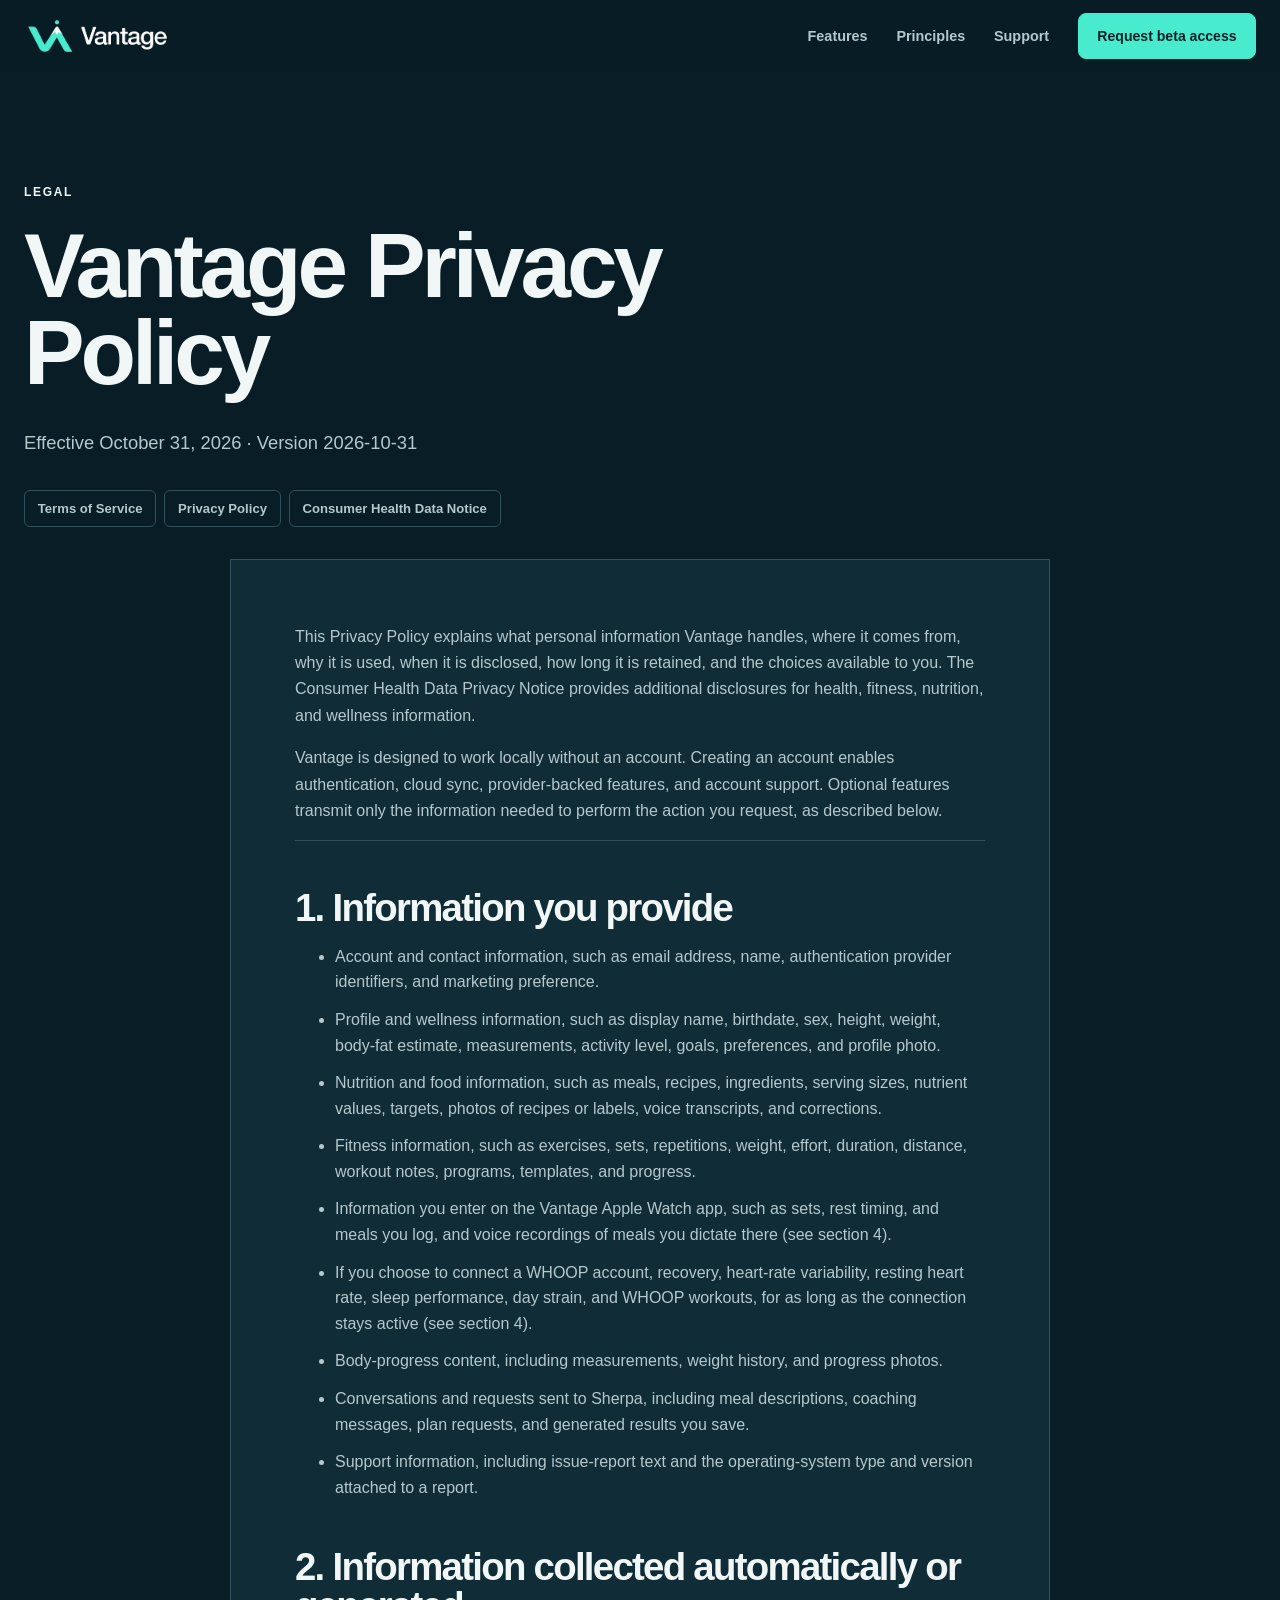
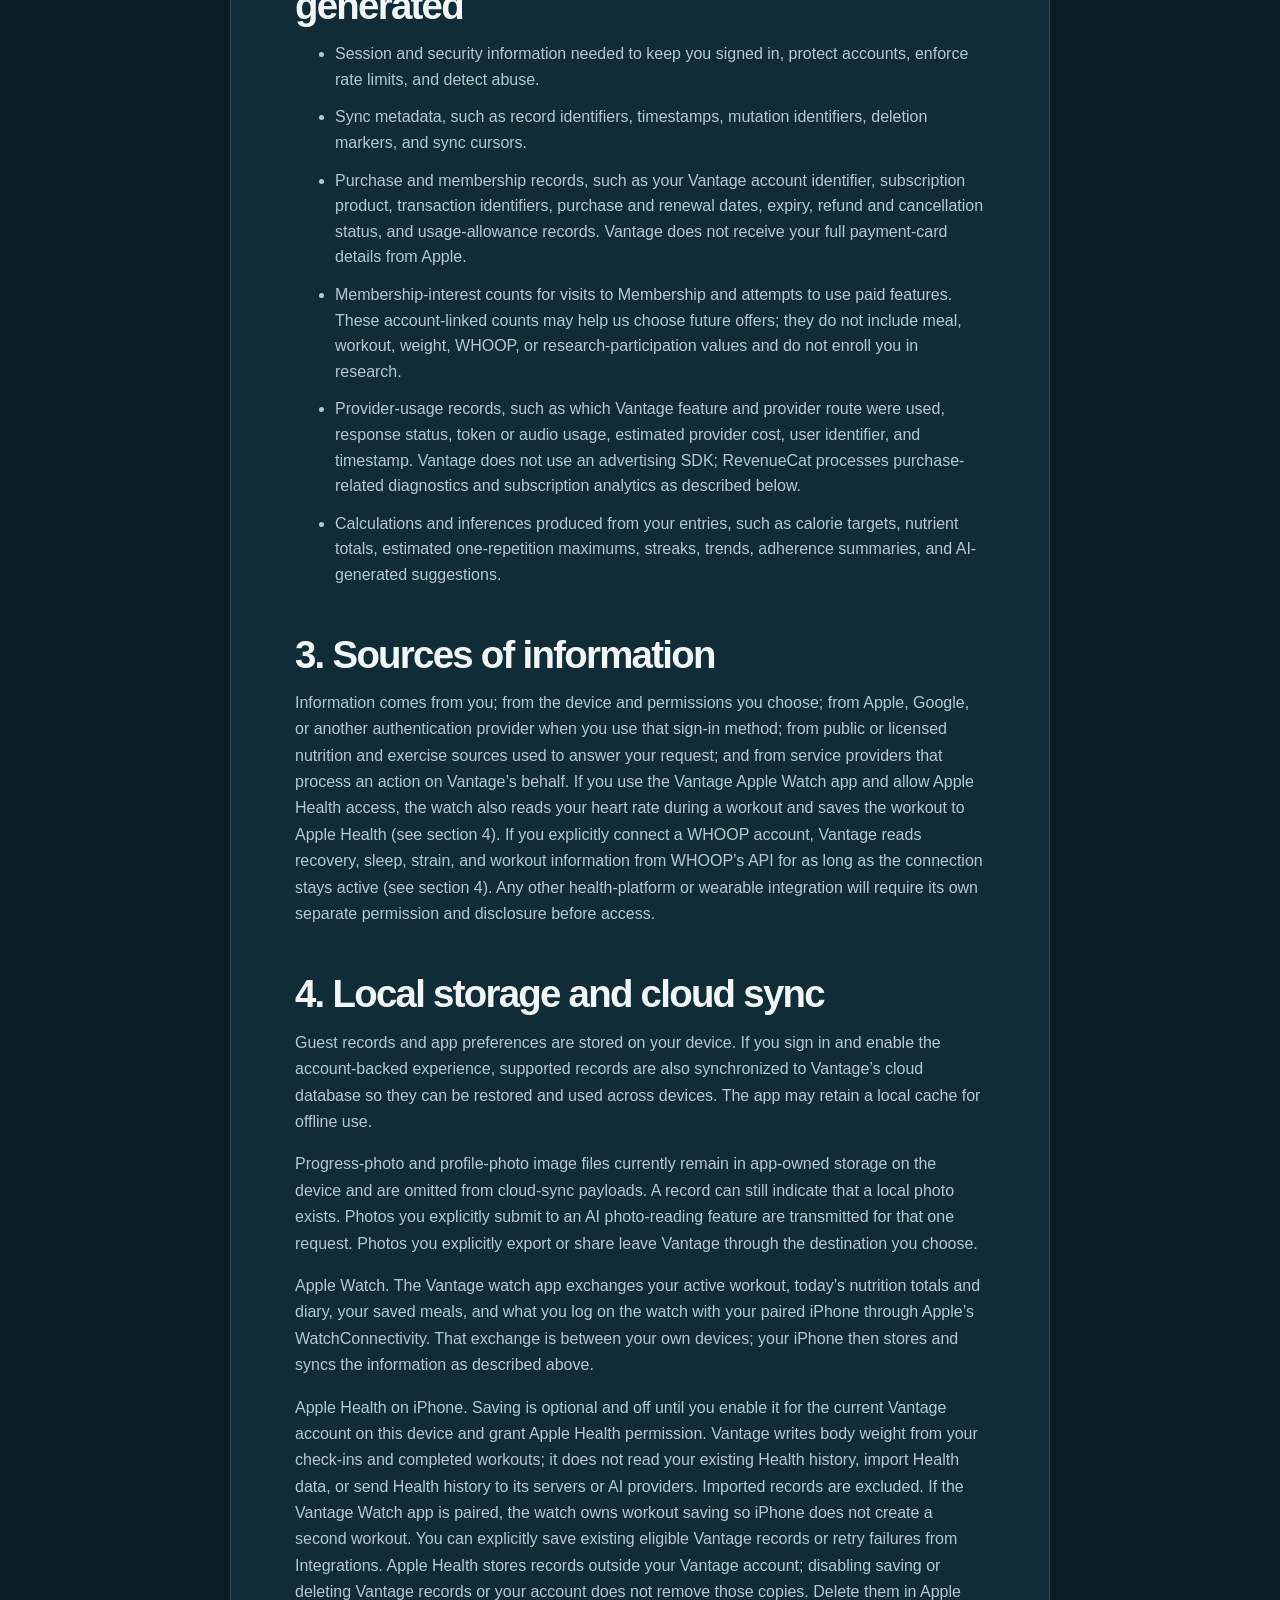
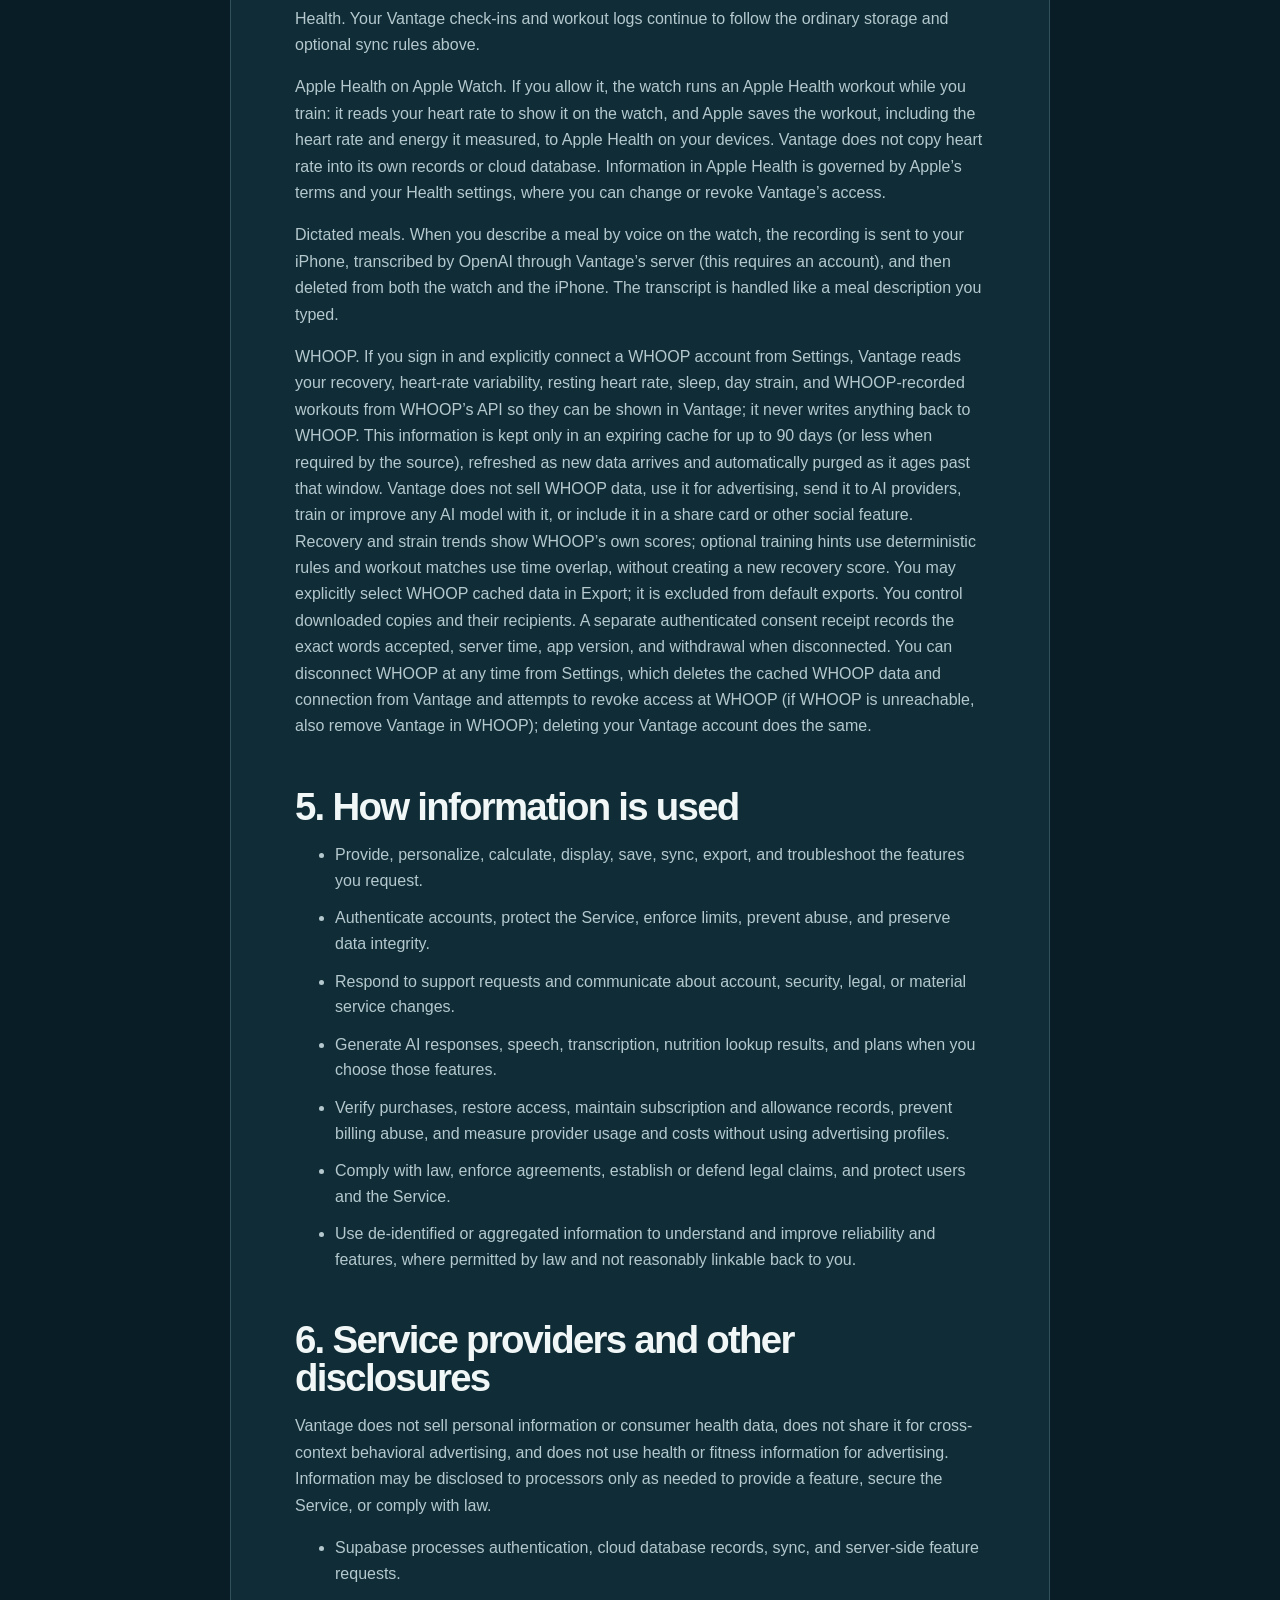
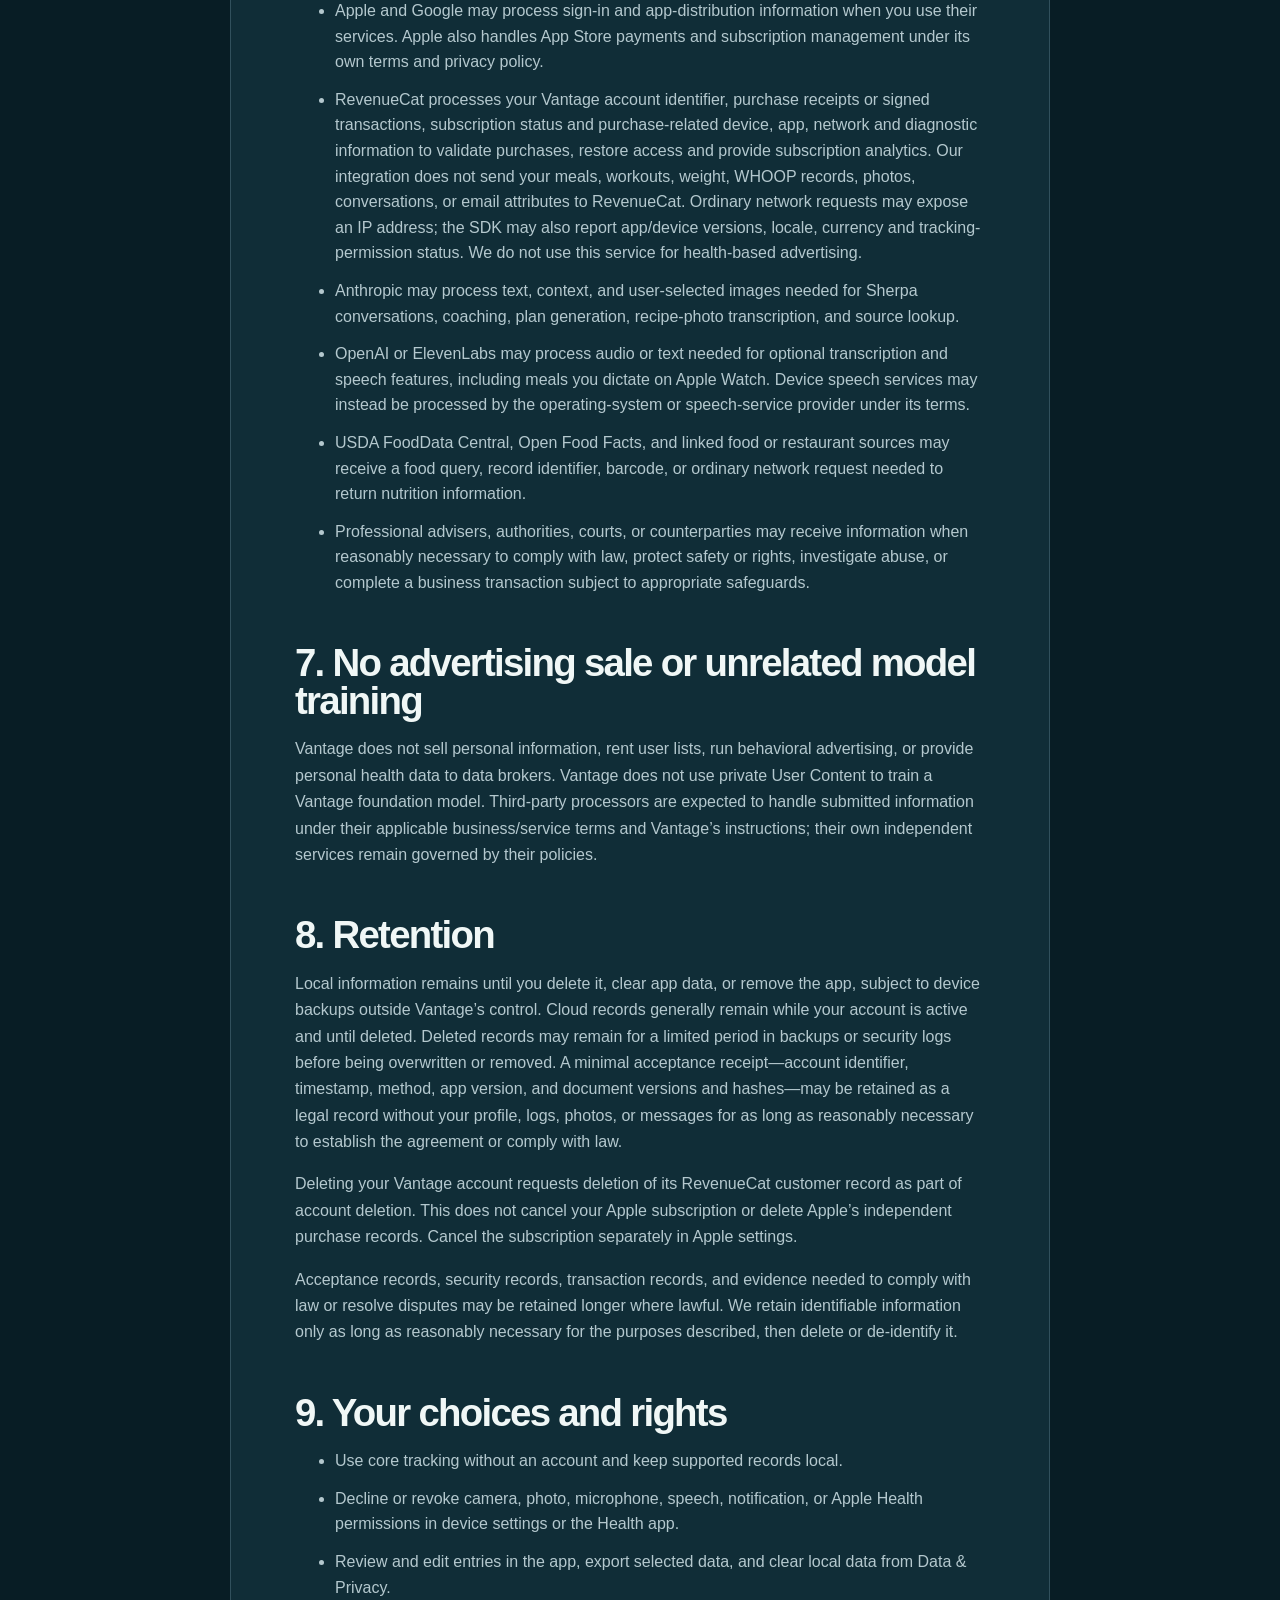
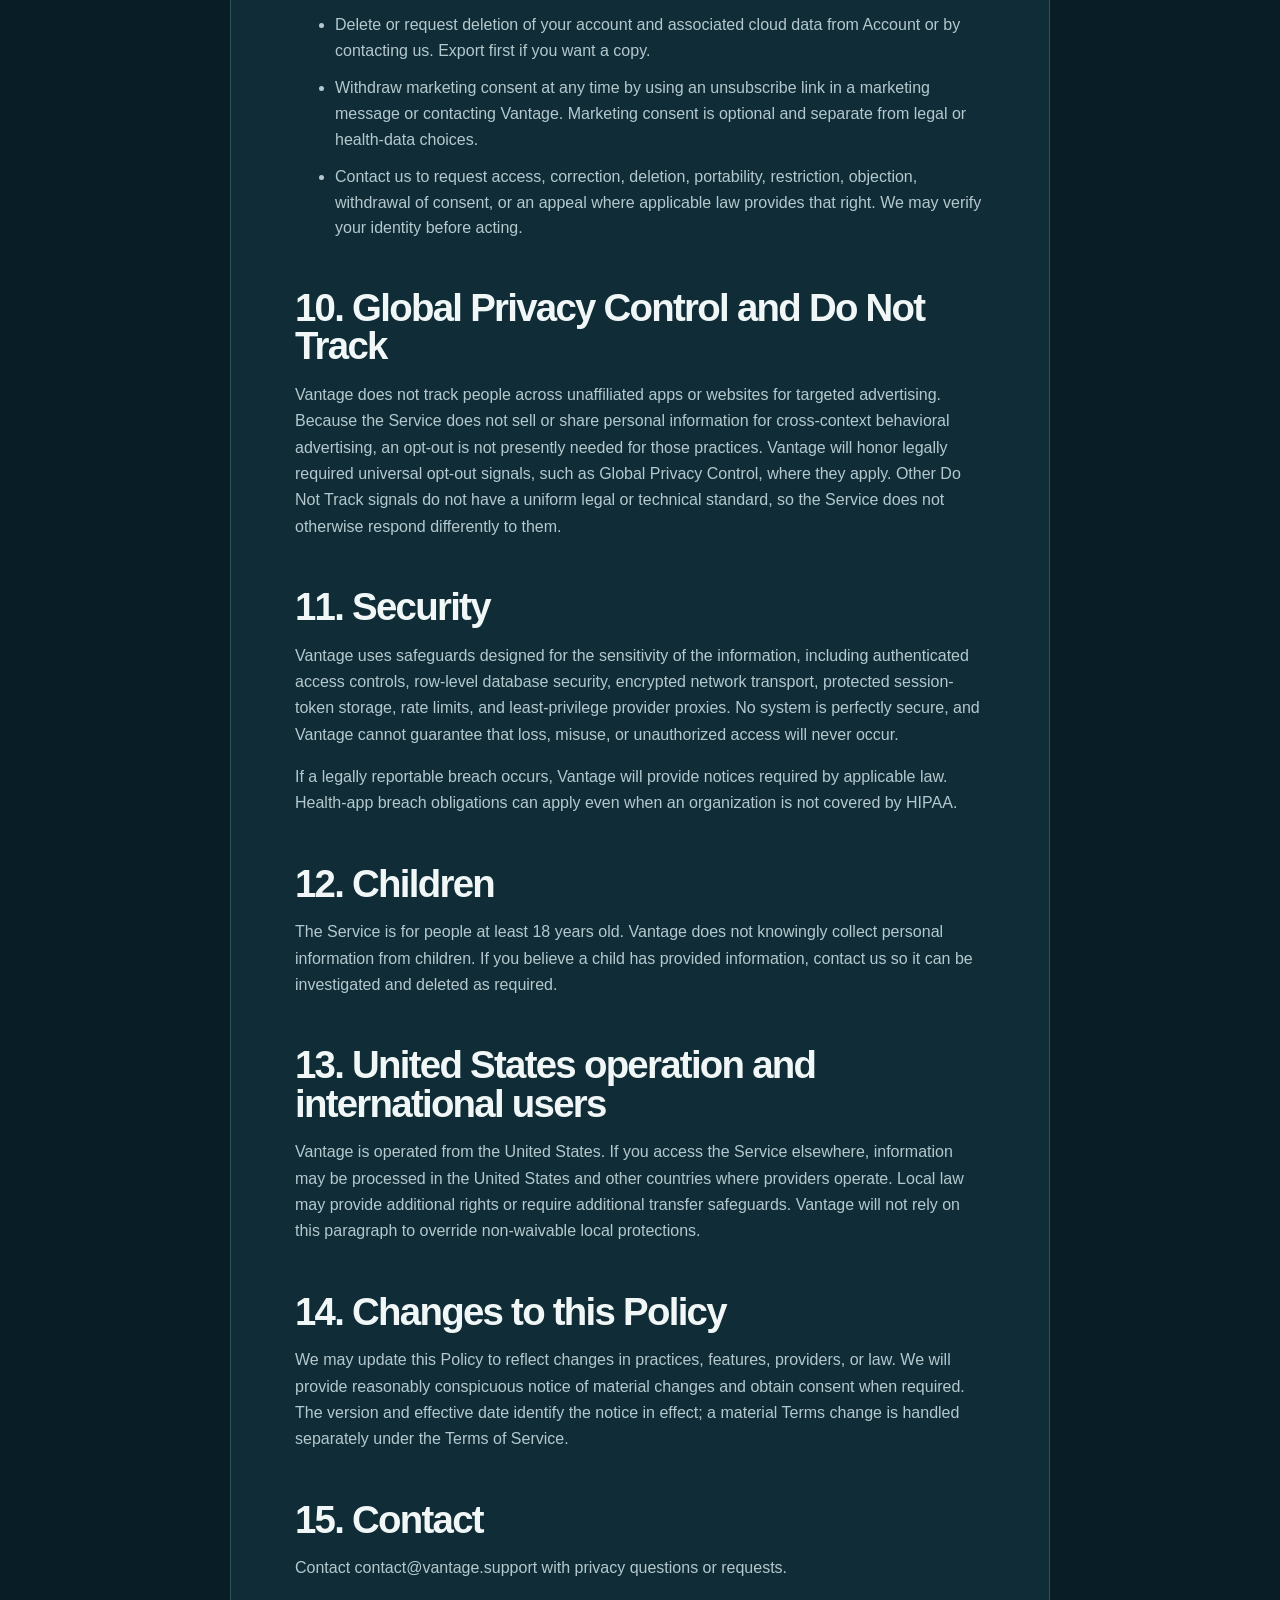
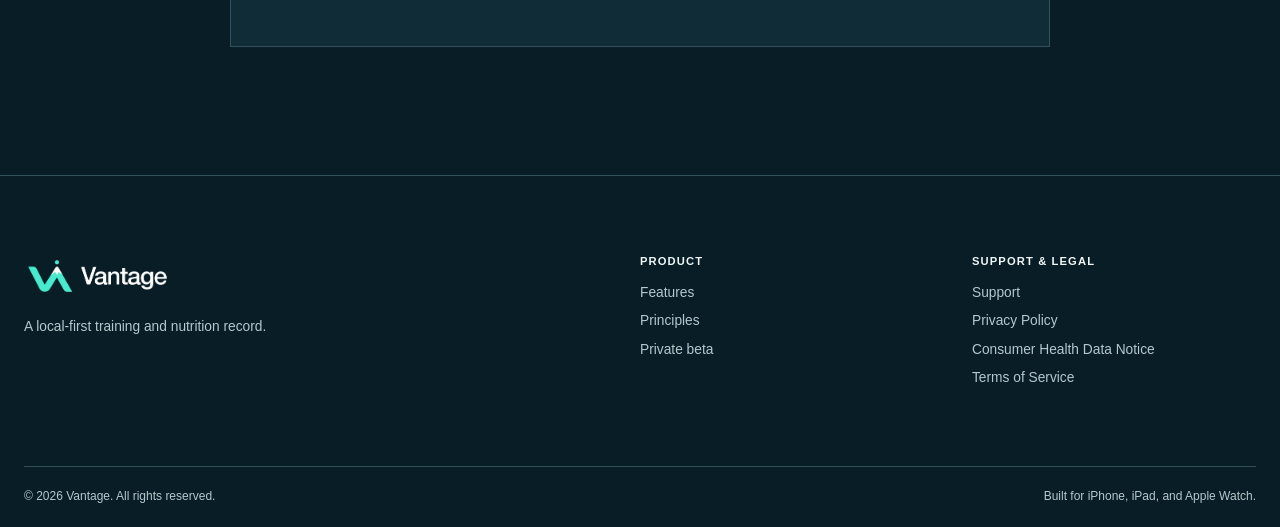
<file: privacy.html>
<!doctype html>
<html lang="en">
<head>
  <meta charset="utf-8">
  <meta name="viewport" content="width=device-width, initial-scale=1">
  <title>Privacy Policy — Vantage</title>
  <meta name="description" content="The current Vantage Privacy Policy.">
  <link rel="icon" href="assets/favicon.png?v=20261018">
  <link rel="stylesheet" href="style.css?v=20260927-1">
</head>
<body>

  <header class="site-header">
    <div class="container nav-container">
      <a href="index.html" class="logo" aria-label="Vantage home"><img src="assets/vantage-full-logo-dark.png?v=20261018" width="166" height="40" alt="Vantage"></a>
      <button class="menu-toggle" type="button" aria-label="Open menu" aria-expanded="false" aria-controls="site-navigation"><svg viewBox="0 0 24 24" aria-hidden="true"><path d="M4 7h16M4 12h16M4 17h16"/></svg></button>
      <nav class="nav-links" id="site-navigation" aria-label="Primary navigation">
        <a href="features.html">Features</a><a href="about.html">Principles</a><a href="contact.html">Support</a>
        <a href="mailto:support@vantage.support?subject=Vantage%20private%20beta" class="btn btn-primary">Request beta access</a>
      </nav>
    </div>
  </header>
  <main>
    <section class="page-hero legal-hero container">
      <p class="eyebrow">Legal</p>
      <h1>Vantage Privacy Policy</h1>
      <p>Effective October 31, 2026 · Version 2026-10-31</p>
    </section>
    <div class="legal-nav container" aria-label="Legal documents">
      <a href="terms.html">Terms of Service</a>
      <a href="privacy.html">Privacy Policy</a>
      <a href="consumer-health-data.html">Consumer Health Data Notice</a>
    </div>
    <section class="section container legal-section">
      <article class="document-content">
        <div class="legal-introduction"><p>This Privacy Policy explains what personal information Vantage handles, where it comes from, why it is used, when it is disclosed, how long it is retained, and the choices available to you. The Consumer Health Data Privacy Notice provides additional disclosures for health, fitness, nutrition, and wellness information.</p>
<p>Vantage is designed to work locally without an account. Creating an account enables authentication, cloud sync, provider-backed features, and account support. Optional features transmit only the information needed to perform the action you request, as described below.</p></div>
        <section><h2>1. Information you provide</h2><ul><li>Account and contact information, such as email address, name, authentication provider identifiers, and marketing preference.</li><li>Profile and wellness information, such as display name, birthdate, sex, height, weight, body-fat estimate, measurements, activity level, goals, preferences, and profile photo.</li><li>Nutrition and food information, such as meals, recipes, ingredients, serving sizes, nutrient values, targets, photos of recipes or labels, voice transcripts, and corrections.</li><li>Fitness information, such as exercises, sets, repetitions, weight, effort, duration, distance, workout notes, programs, templates, and progress.</li><li>Information you enter on the Vantage Apple Watch app, such as sets, rest timing, and meals you log, and voice recordings of meals you dictate there (see section 4).</li><li>If you choose to connect a WHOOP account, recovery, heart-rate variability, resting heart rate, sleep performance, day strain, and WHOOP workouts, for as long as the connection stays active (see section 4).</li><li>Body-progress content, including measurements, weight history, and progress photos.</li><li>Conversations and requests sent to Sherpa, including meal descriptions, coaching messages, plan requests, and generated results you save.</li><li>Support information, including issue-report text and the operating-system type and version attached to a report.</li></ul></section>
<section><h2>2. Information collected automatically or generated</h2><ul><li>Session and security information needed to keep you signed in, protect accounts, enforce rate limits, and detect abuse.</li><li>Sync metadata, such as record identifiers, timestamps, mutation identifiers, deletion markers, and sync cursors.</li><li>Purchase and membership records, such as your Vantage account identifier, subscription product, transaction identifiers, purchase and renewal dates, expiry, refund and cancellation status, and usage-allowance records. Vantage does not receive your full payment-card details from Apple.</li><li>Membership-interest counts for visits to Membership and attempts to use paid features. These account-linked counts may help us choose future offers; they do not include meal, workout, weight, WHOOP, or research-participation values and do not enroll you in research.</li><li>Provider-usage records, such as which Vantage feature and provider route were used, response status, token or audio usage, estimated provider cost, user identifier, and timestamp. Vantage does not use an advertising SDK; RevenueCat processes purchase-related diagnostics and subscription analytics as described below.</li><li>Calculations and inferences produced from your entries, such as calorie targets, nutrient totals, estimated one-repetition maximums, streaks, trends, adherence summaries, and AI-generated suggestions.</li></ul></section>
<section><h2>3. Sources of information</h2><p>Information comes from you; from the device and permissions you choose; from Apple, Google, or another authentication provider when you use that sign-in method; from public or licensed nutrition and exercise sources used to answer your request; and from service providers that process an action on Vantage’s behalf. If you use the Vantage Apple Watch app and allow Apple Health access, the watch also reads your heart rate during a workout and saves the workout to Apple Health (see section 4). If you explicitly connect a WHOOP account, Vantage reads recovery, sleep, strain, and workout information from WHOOP’s API for as long as the connection stays active (see section 4). Any other health-platform or wearable integration will require its own separate permission and disclosure before access.</p></section>
<section><h2>4. Local storage and cloud sync</h2><p>Guest records and app preferences are stored on your device. If you sign in and enable the account-backed experience, supported records are also synchronized to Vantage’s cloud database so they can be restored and used across devices. The app may retain a local cache for offline use.</p>
<p>Progress-photo and profile-photo image files currently remain in app-owned storage on the device and are omitted from cloud-sync payloads. A record can still indicate that a local photo exists. Photos you explicitly submit to an AI photo-reading feature are transmitted for that one request. Photos you explicitly export or share leave Vantage through the destination you choose.</p>
<p>Apple Watch. The Vantage watch app exchanges your active workout, today’s nutrition totals and diary, your saved meals, and what you log on the watch with your paired iPhone through Apple’s WatchConnectivity. That exchange is between your own devices; your iPhone then stores and syncs the information as described above.</p>
<p>Apple Health on iPhone. Saving is optional and off until you enable it for the current Vantage account on this device and grant Apple Health permission. Vantage writes body weight from your check-ins and completed workouts; it does not read your existing Health history, import Health data, or send Health history to its servers or AI providers. Imported records are excluded. If the Vantage Watch app is paired, the watch owns workout saving so iPhone does not create a second workout. You can explicitly save existing eligible Vantage records or retry failures from Integrations. Apple Health stores records outside your Vantage account; disabling saving or deleting Vantage records or your account does not remove those copies. Delete them in Apple Health. Your Vantage check-ins and workout logs continue to follow the ordinary storage and optional sync rules above.</p>
<p>Apple Health on Apple Watch. If you allow it, the watch runs an Apple Health workout while you train: it reads your heart rate to show it on the watch, and Apple saves the workout, including the heart rate and energy it measured, to Apple Health on your devices. Vantage does not copy heart rate into its own records or cloud database. Information in Apple Health is governed by Apple’s terms and your Health settings, where you can change or revoke Vantage’s access.</p>
<p>Dictated meals. When you describe a meal by voice on the watch, the recording is sent to your iPhone, transcribed by OpenAI through Vantage’s server (this requires an account), and then deleted from both the watch and the iPhone. The transcript is handled like a meal description you typed.</p>
<p>WHOOP. If you sign in and explicitly connect a WHOOP account from Settings, Vantage reads your recovery, heart-rate variability, resting heart rate, sleep, day strain, and WHOOP-recorded workouts from WHOOP’s API so they can be shown in Vantage; it never writes anything back to WHOOP. This information is kept only in an expiring cache for up to 90 days (or less when required by the source), refreshed as new data arrives and automatically purged as it ages past that window. Vantage does not sell WHOOP data, use it for advertising, send it to AI providers, train or improve any AI model with it, or include it in a share card or other social feature. Recovery and strain trends show WHOOP’s own scores; optional training hints use deterministic rules and workout matches use time overlap, without creating a new recovery score. You may explicitly select WHOOP cached data in Export; it is excluded from default exports. You control downloaded copies and their recipients. A separate authenticated consent receipt records the exact words accepted, server time, app version, and withdrawal when disconnected. You can disconnect WHOOP at any time from Settings, which deletes the cached WHOOP data and connection from Vantage and attempts to revoke access at WHOOP (if WHOOP is unreachable, also remove Vantage in WHOOP); deleting your Vantage account does the same.</p></section>
<section><h2>5. How information is used</h2><ul><li>Provide, personalize, calculate, display, save, sync, export, and troubleshoot the features you request.</li><li>Authenticate accounts, protect the Service, enforce limits, prevent abuse, and preserve data integrity.</li><li>Respond to support requests and communicate about account, security, legal, or material service changes.</li><li>Generate AI responses, speech, transcription, nutrition lookup results, and plans when you choose those features.</li><li>Verify purchases, restore access, maintain subscription and allowance records, prevent billing abuse, and measure provider usage and costs without using advertising profiles.</li><li>Comply with law, enforce agreements, establish or defend legal claims, and protect users and the Service.</li><li>Use de-identified or aggregated information to understand and improve reliability and features, where permitted by law and not reasonably linkable back to you.</li></ul></section>
<section><h2>6. Service providers and other disclosures</h2><p>Vantage does not sell personal information or consumer health data, does not share it for cross-context behavioral advertising, and does not use health or fitness information for advertising. Information may be disclosed to processors only as needed to provide a feature, secure the Service, or comply with law.</p><ul><li>Supabase processes authentication, cloud database records, sync, and server-side feature requests.</li><li>Apple and Google may process sign-in and app-distribution information when you use their services. Apple also handles App Store payments and subscription management under its own terms and privacy policy.</li><li>RevenueCat processes your Vantage account identifier, purchase receipts or signed transactions, subscription status and purchase-related device, app, network and diagnostic information to validate purchases, restore access and provide subscription analytics. Our integration does not send your meals, workouts, weight, WHOOP records, photos, conversations, or email attributes to RevenueCat. Ordinary network requests may expose an IP address; the SDK may also report app/device versions, locale, currency and tracking-permission status. We do not use this service for health-based advertising.</li><li>Anthropic may process text, context, and user-selected images needed for Sherpa conversations, coaching, plan generation, recipe-photo transcription, and source lookup.</li><li>OpenAI or ElevenLabs may process audio or text needed for optional transcription and speech features, including meals you dictate on Apple Watch. Device speech services may instead be processed by the operating-system or speech-service provider under its terms.</li><li>USDA FoodData Central, Open Food Facts, and linked food or restaurant sources may receive a food query, record identifier, barcode, or ordinary network request needed to return nutrition information.</li><li>Professional advisers, authorities, courts, or counterparties may receive information when reasonably necessary to comply with law, protect safety or rights, investigate abuse, or complete a business transaction subject to appropriate safeguards.</li></ul></section>
<section><h2>7. No advertising sale or unrelated model training</h2><p>Vantage does not sell personal information, rent user lists, run behavioral advertising, or provide personal health data to data brokers. Vantage does not use private User Content to train a Vantage foundation model. Third-party processors are expected to handle submitted information under their applicable business/service terms and Vantage’s instructions; their own independent services remain governed by their policies.</p></section>
<section><h2>8. Retention</h2><p>Local information remains until you delete it, clear app data, or remove the app, subject to device backups outside Vantage’s control. Cloud records generally remain while your account is active and until deleted. Deleted records may remain for a limited period in backups or security logs before being overwritten or removed. A minimal acceptance receipt—account identifier, timestamp, method, app version, and document versions and hashes—may be retained as a legal record without your profile, logs, photos, or messages for as long as reasonably necessary to establish the agreement or comply with law.</p>
<p>Deleting your Vantage account requests deletion of its RevenueCat customer record as part of account deletion. This does not cancel your Apple subscription or delete Apple’s independent purchase records. Cancel the subscription separately in Apple settings.</p>
<p>Acceptance records, security records, transaction records, and evidence needed to comply with law or resolve disputes may be retained longer where lawful. We retain identifiable information only as long as reasonably necessary for the purposes described, then delete or de-identify it.</p></section>
<section><h2>9. Your choices and rights</h2><ul><li>Use core tracking without an account and keep supported records local.</li><li>Decline or revoke camera, photo, microphone, speech, notification, or Apple Health permissions in device settings or the Health app.</li><li>Review and edit entries in the app, export selected data, and clear local data from Data &amp; Privacy.</li><li>Delete or request deletion of your account and associated cloud data from Account or by contacting us. Export first if you want a copy.</li><li>Withdraw marketing consent at any time by using an unsubscribe link in a marketing message or contacting Vantage. Marketing consent is optional and separate from legal or health-data choices.</li><li>Contact us to request access, correction, deletion, portability, restriction, objection, withdrawal of consent, or an appeal where applicable law provides that right. We may verify your identity before acting.</li></ul></section>
<section><h2>10. Global Privacy Control and Do Not Track</h2><p>Vantage does not track people across unaffiliated apps or websites for targeted advertising. Because the Service does not sell or share personal information for cross-context behavioral advertising, an opt-out is not presently needed for those practices. Vantage will honor legally required universal opt-out signals, such as Global Privacy Control, where they apply. Other Do Not Track signals do not have a uniform legal or technical standard, so the Service does not otherwise respond differently to them.</p></section>
<section><h2>11. Security</h2><p>Vantage uses safeguards designed for the sensitivity of the information, including authenticated access controls, row-level database security, encrypted network transport, protected session-token storage, rate limits, and least-privilege provider proxies. No system is perfectly secure, and Vantage cannot guarantee that loss, misuse, or unauthorized access will never occur.</p>
<p>If a legally reportable breach occurs, Vantage will provide notices required by applicable law. Health-app breach obligations can apply even when an organization is not covered by HIPAA.</p></section>
<section><h2>12. Children</h2><p>The Service is for people at least 18 years old. Vantage does not knowingly collect personal information from children. If you believe a child has provided information, contact us so it can be investigated and deleted as required.</p></section>
<section><h2>13. United States operation and international users</h2><p>Vantage is operated from the United States. If you access the Service elsewhere, information may be processed in the United States and other countries where providers operate. Local law may provide additional rights or require additional transfer safeguards. Vantage will not rely on this paragraph to override non-waivable local protections.</p></section>
<section><h2>14. Changes to this Policy</h2><p>We may update this Policy to reflect changes in practices, features, providers, or law. We will provide reasonably conspicuous notice of material changes and obtain consent when required. The version and effective date identify the notice in effect; a material Terms change is handled separately under the Terms of Service.</p></section>
<section><h2>15. Contact</h2><p>Contact contact@vantage.support with privacy questions or requests.</p></section>
      </article>
    </section>
  </main>

  <footer>
    <div class="container footer-grid">
      <div class="footer-brand"><a href="index.html" class="logo"><img src="assets/vantage-full-logo-dark.png?v=20261018" width="166" height="40" alt="Vantage"></a><p>A local-first training and nutrition record.</p></div>
      <div class="footer-links"><h2>Product</h2><ul><li><a href="features.html">Features</a></li><li><a href="about.html">Principles</a></li><li><a href="mailto:support@vantage.support?subject=Vantage%20private%20beta">Private beta</a></li></ul></div>
      <div class="footer-links"><h2>Support &amp; legal</h2><ul><li><a href="contact.html">Support</a></li><li><a href="privacy.html">Privacy Policy</a></li><li><a href="consumer-health-data.html">Consumer Health Data Notice</a></li><li><a href="terms.html">Terms of Service</a></li></ul></div>
    </div>
    <div class="container footer-bottom"><p>&copy; 2026 Vantage. All rights reserved.</p><p>Built for iPhone, iPad, and Apple Watch.</p></div>
  </footer>
  <script src="script.js?v=20260927-1"></script>
</body>
</html>
</file>
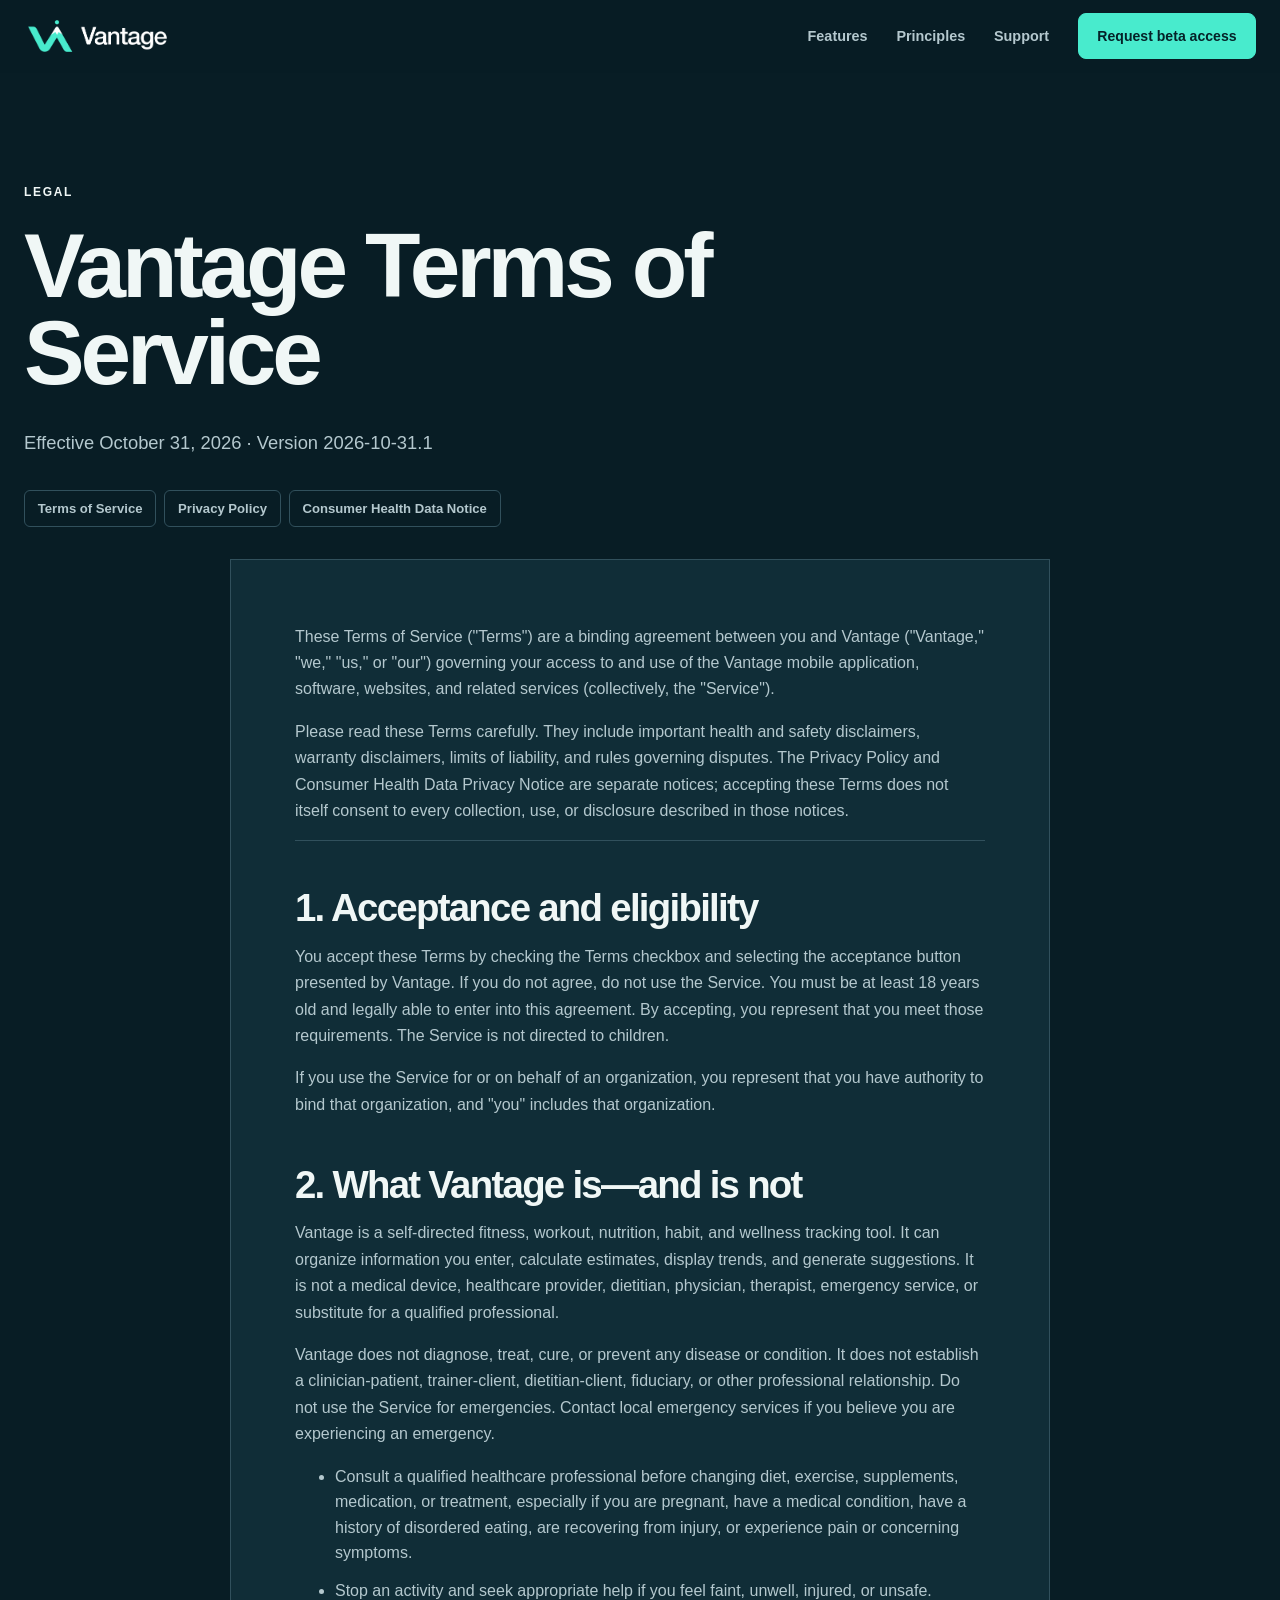
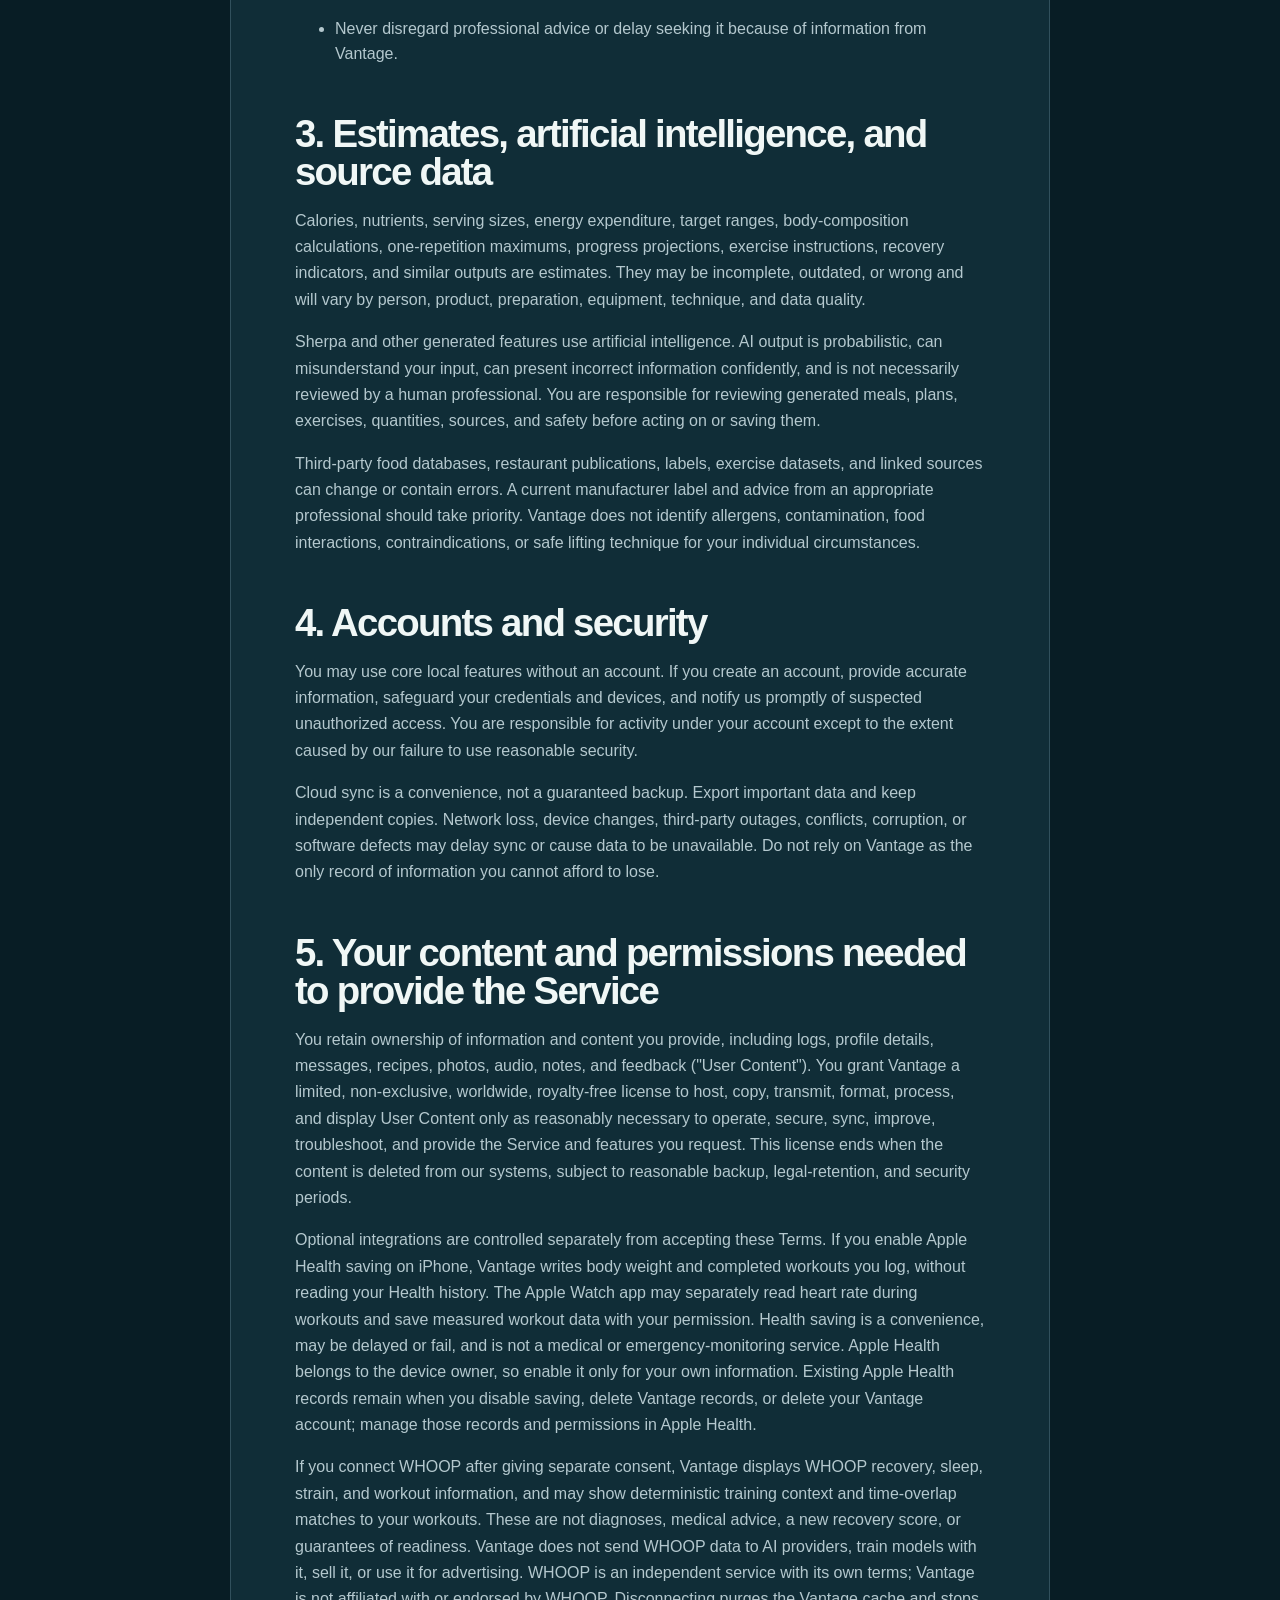
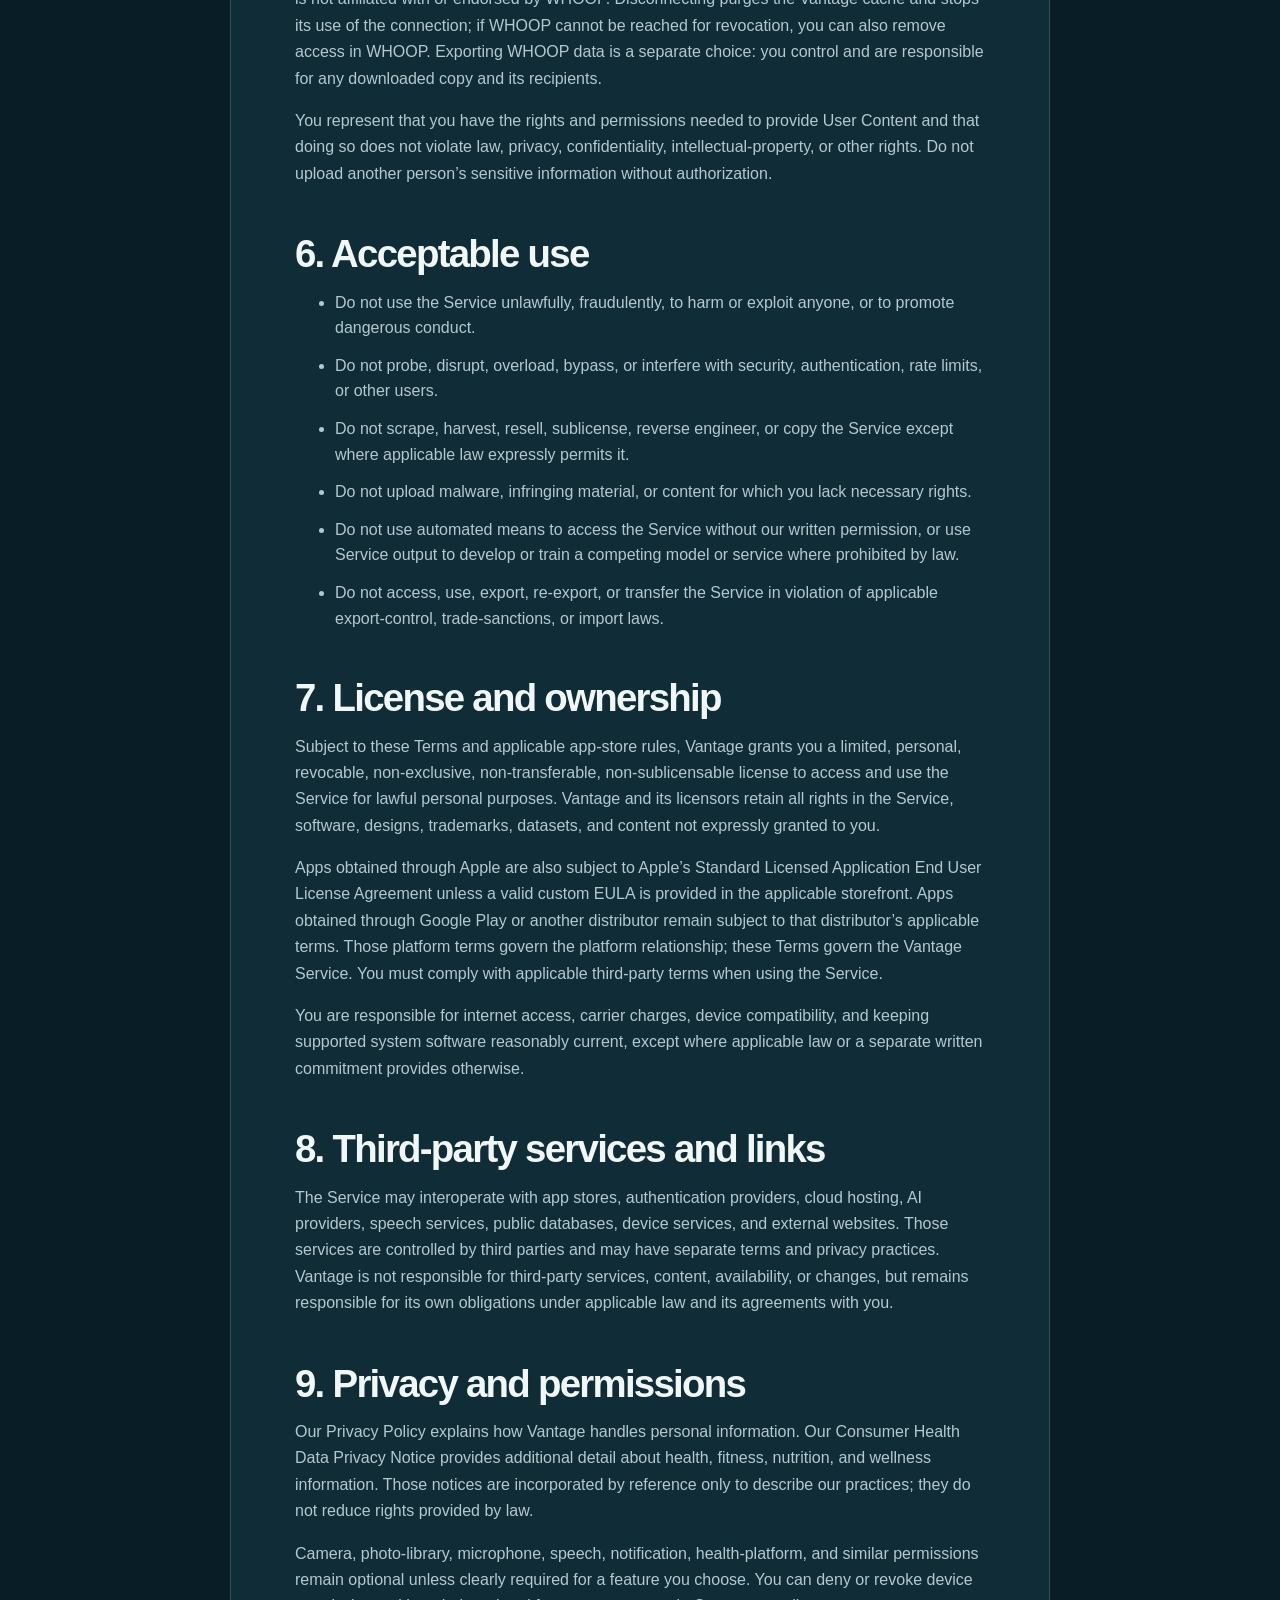
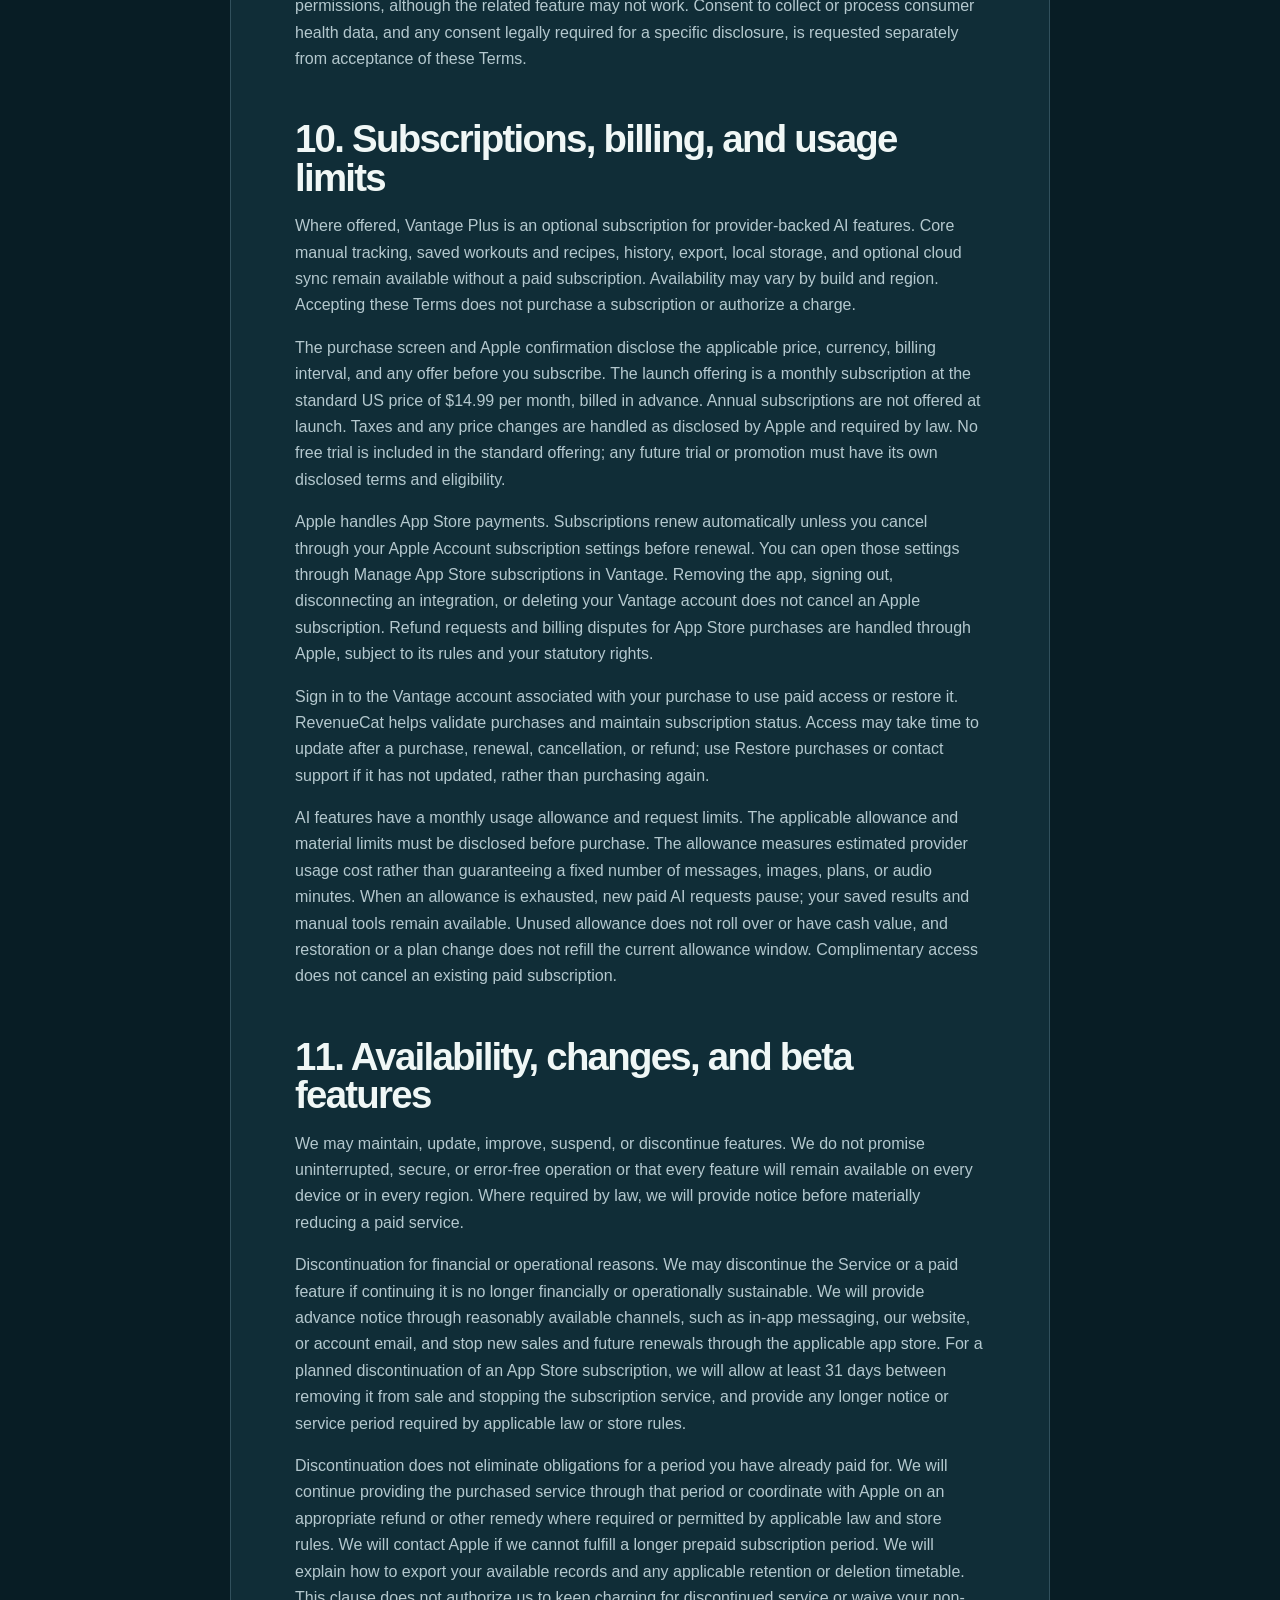
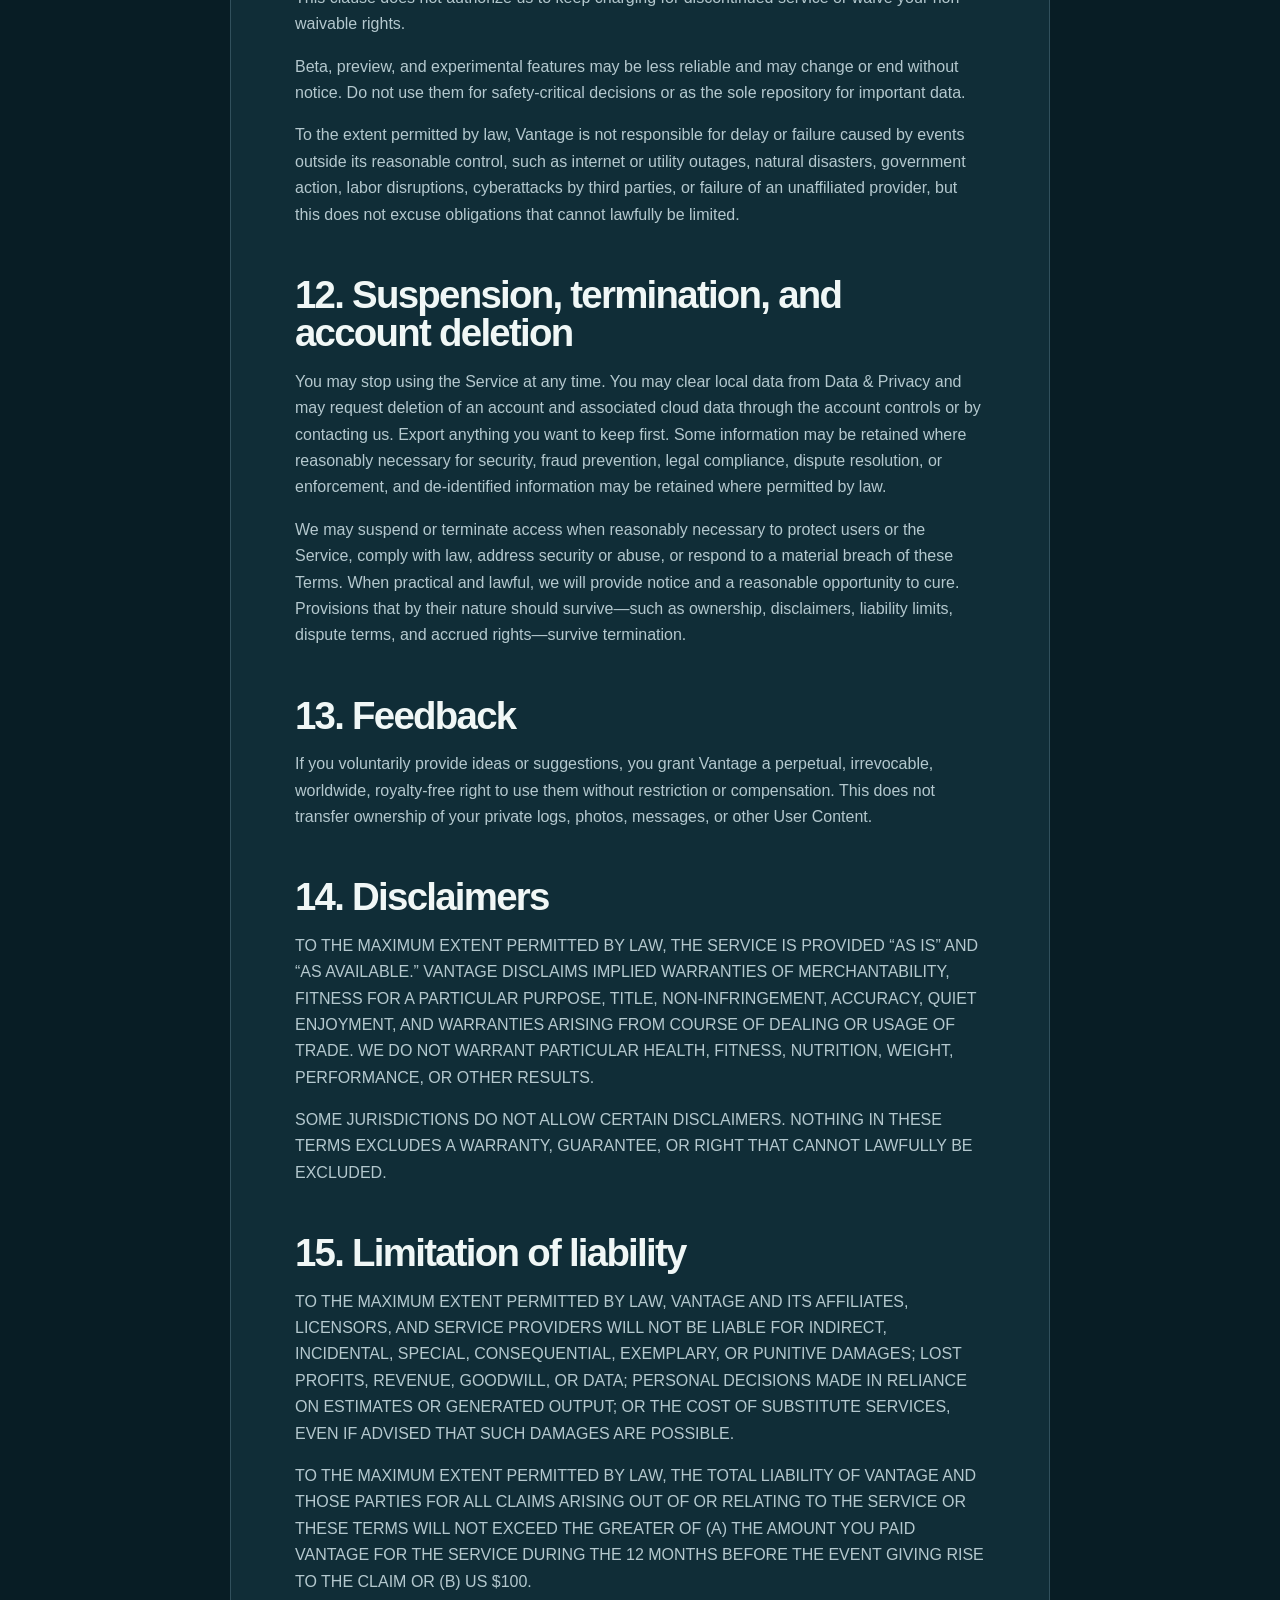
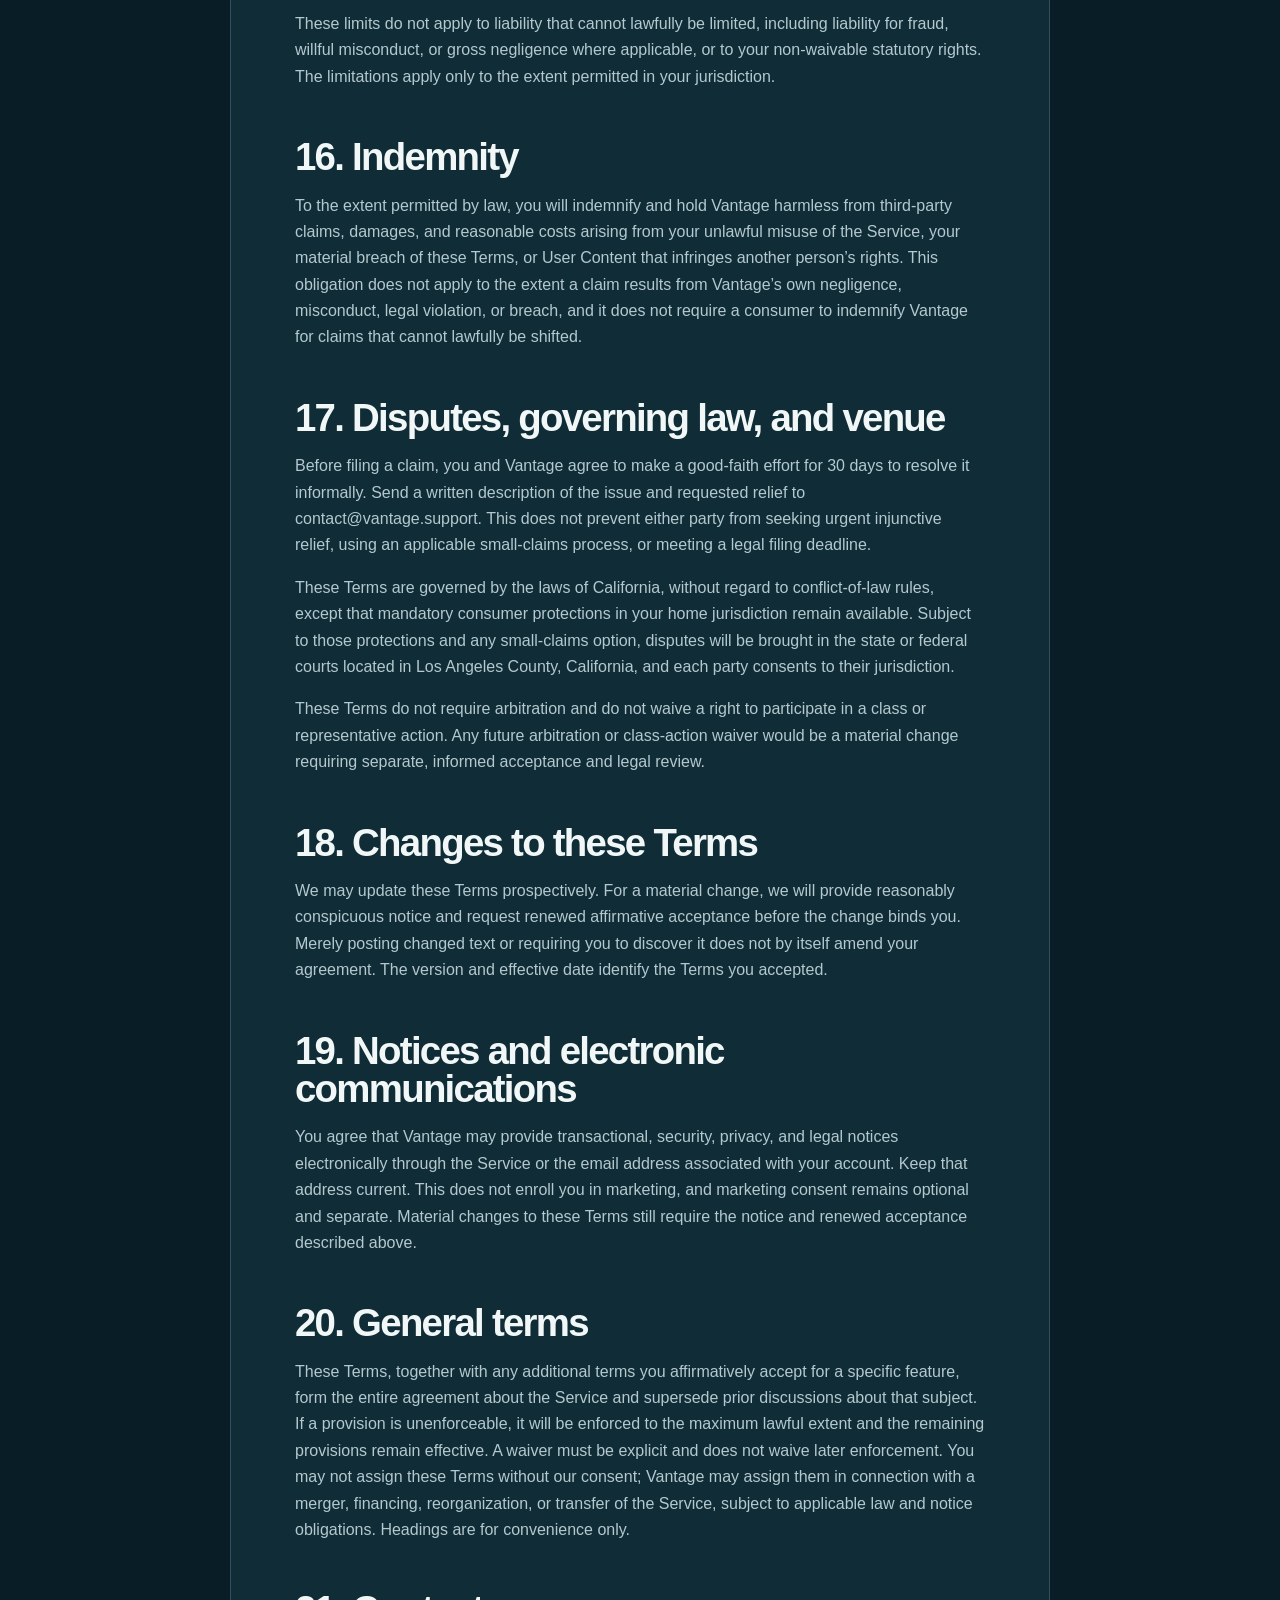
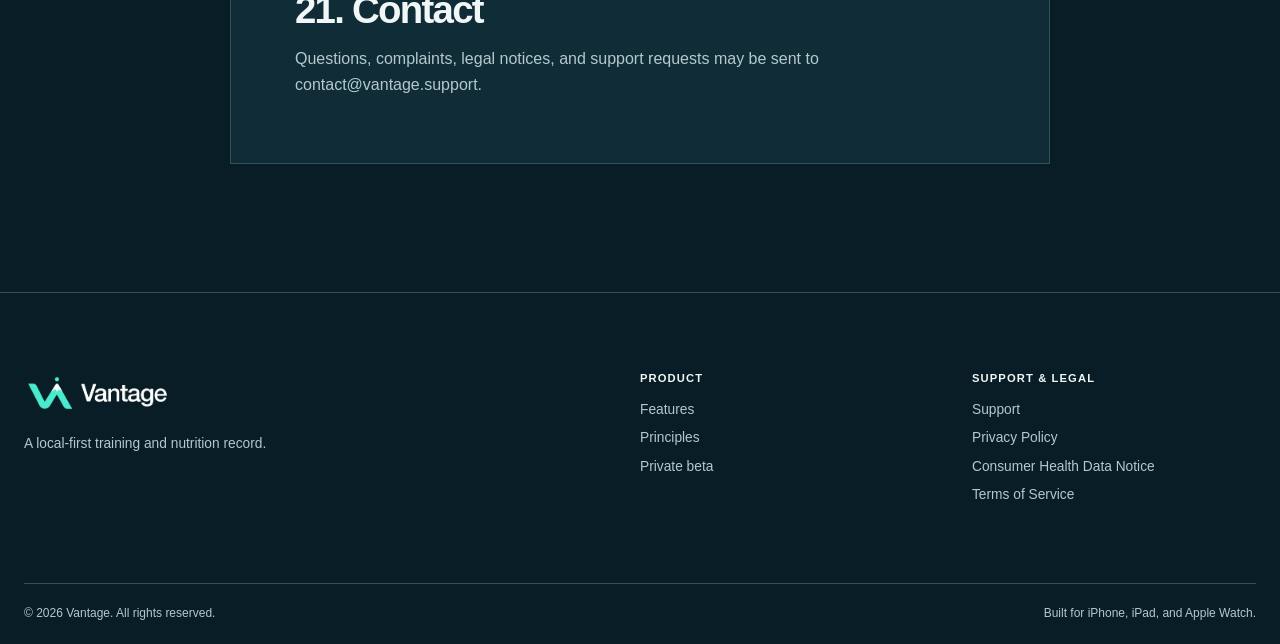
<file: terms.html>
<!doctype html>
<html lang="en">
<head>
  <meta charset="utf-8">
  <meta name="viewport" content="width=device-width, initial-scale=1">
  <title>Terms of Service — Vantage</title>
  <meta name="description" content="The current Vantage Terms of Service.">
  <link rel="icon" href="assets/favicon.png?v=20261018">
  <link rel="stylesheet" href="style.css?v=20260927-1">
</head>
<body>

  <header class="site-header">
    <div class="container nav-container">
      <a href="index.html" class="logo" aria-label="Vantage home"><img src="assets/vantage-full-logo-dark.png?v=20261018" width="166" height="40" alt="Vantage"></a>
      <button class="menu-toggle" type="button" aria-label="Open menu" aria-expanded="false" aria-controls="site-navigation"><svg viewBox="0 0 24 24" aria-hidden="true"><path d="M4 7h16M4 12h16M4 17h16"/></svg></button>
      <nav class="nav-links" id="site-navigation" aria-label="Primary navigation">
        <a href="features.html">Features</a><a href="about.html">Principles</a><a href="contact.html">Support</a>
        <a href="mailto:support@vantage.support?subject=Vantage%20private%20beta" class="btn btn-primary">Request beta access</a>
      </nav>
    </div>
  </header>
  <main>
    <section class="page-hero legal-hero container">
      <p class="eyebrow">Legal</p>
      <h1>Vantage Terms of Service</h1>
      <p>Effective October 31, 2026 · Version 2026-10-31.1</p>
    </section>
    <div class="legal-nav container" aria-label="Legal documents">
      <a href="terms.html">Terms of Service</a>
      <a href="privacy.html">Privacy Policy</a>
      <a href="consumer-health-data.html">Consumer Health Data Notice</a>
    </div>
    <section class="section container legal-section">
      <article class="document-content">
        <div class="legal-introduction"><p>These Terms of Service (&quot;Terms&quot;) are a binding agreement between you and Vantage (&quot;Vantage,&quot; &quot;we,&quot; &quot;us,&quot; or &quot;our&quot;) governing your access to and use of the Vantage mobile application, software, websites, and related services (collectively, the &quot;Service&quot;).</p>
<p>Please read these Terms carefully. They include important health and safety disclaimers, warranty disclaimers, limits of liability, and rules governing disputes. The Privacy Policy and Consumer Health Data Privacy Notice are separate notices; accepting these Terms does not itself consent to every collection, use, or disclosure described in those notices.</p></div>
        <section><h2>1. Acceptance and eligibility</h2><p>You accept these Terms by checking the Terms checkbox and selecting the acceptance button presented by Vantage. If you do not agree, do not use the Service. You must be at least 18 years old and legally able to enter into this agreement. By accepting, you represent that you meet those requirements. The Service is not directed to children.</p>
<p>If you use the Service for or on behalf of an organization, you represent that you have authority to bind that organization, and &quot;you&quot; includes that organization.</p></section>
<section><h2>2. What Vantage is—and is not</h2><p>Vantage is a self-directed fitness, workout, nutrition, habit, and wellness tracking tool. It can organize information you enter, calculate estimates, display trends, and generate suggestions. It is not a medical device, healthcare provider, dietitian, physician, therapist, emergency service, or substitute for a qualified professional.</p>
<p>Vantage does not diagnose, treat, cure, or prevent any disease or condition. It does not establish a clinician-patient, trainer-client, dietitian-client, fiduciary, or other professional relationship. Do not use the Service for emergencies. Contact local emergency services if you believe you are experiencing an emergency.</p><ul><li>Consult a qualified healthcare professional before changing diet, exercise, supplements, medication, or treatment, especially if you are pregnant, have a medical condition, have a history of disordered eating, are recovering from injury, or experience pain or concerning symptoms.</li><li>Stop an activity and seek appropriate help if you feel faint, unwell, injured, or unsafe.</li><li>Never disregard professional advice or delay seeking it because of information from Vantage.</li></ul></section>
<section><h2>3. Estimates, artificial intelligence, and source data</h2><p>Calories, nutrients, serving sizes, energy expenditure, target ranges, body-composition calculations, one-repetition maximums, progress projections, exercise instructions, recovery indicators, and similar outputs are estimates. They may be incomplete, outdated, or wrong and will vary by person, product, preparation, equipment, technique, and data quality.</p>
<p>Sherpa and other generated features use artificial intelligence. AI output is probabilistic, can misunderstand your input, can present incorrect information confidently, and is not necessarily reviewed by a human professional. You are responsible for reviewing generated meals, plans, exercises, quantities, sources, and safety before acting on or saving them.</p>
<p>Third-party food databases, restaurant publications, labels, exercise datasets, and linked sources can change or contain errors. A current manufacturer label and advice from an appropriate professional should take priority. Vantage does not identify allergens, contamination, food interactions, contraindications, or safe lifting technique for your individual circumstances.</p></section>
<section><h2>4. Accounts and security</h2><p>You may use core local features without an account. If you create an account, provide accurate information, safeguard your credentials and devices, and notify us promptly of suspected unauthorized access. You are responsible for activity under your account except to the extent caused by our failure to use reasonable security.</p>
<p>Cloud sync is a convenience, not a guaranteed backup. Export important data and keep independent copies. Network loss, device changes, third-party outages, conflicts, corruption, or software defects may delay sync or cause data to be unavailable. Do not rely on Vantage as the only record of information you cannot afford to lose.</p></section>
<section><h2>5. Your content and permissions needed to provide the Service</h2><p>You retain ownership of information and content you provide, including logs, profile details, messages, recipes, photos, audio, notes, and feedback (&quot;User Content&quot;). You grant Vantage a limited, non-exclusive, worldwide, royalty-free license to host, copy, transmit, format, process, and display User Content only as reasonably necessary to operate, secure, sync, improve, troubleshoot, and provide the Service and features you request. This license ends when the content is deleted from our systems, subject to reasonable backup, legal-retention, and security periods.</p>
<p>Optional integrations are controlled separately from accepting these Terms. If you enable Apple Health saving on iPhone, Vantage writes body weight and completed workouts you log, without reading your Health history. The Apple Watch app may separately read heart rate during workouts and save measured workout data with your permission. Health saving is a convenience, may be delayed or fail, and is not a medical or emergency-monitoring service. Apple Health belongs to the device owner, so enable it only for your own information. Existing Apple Health records remain when you disable saving, delete Vantage records, or delete your Vantage account; manage those records and permissions in Apple Health.</p>
<p>If you connect WHOOP after giving separate consent, Vantage displays WHOOP recovery, sleep, strain, and workout information, and may show deterministic training context and time-overlap matches to your workouts. These are not diagnoses, medical advice, a new recovery score, or guarantees of readiness. Vantage does not send WHOOP data to AI providers, train models with it, sell it, or use it for advertising. WHOOP is an independent service with its own terms; Vantage is not affiliated with or endorsed by WHOOP. Disconnecting purges the Vantage cache and stops its use of the connection; if WHOOP cannot be reached for revocation, you can also remove access in WHOOP. Exporting WHOOP data is a separate choice: you control and are responsible for any downloaded copy and its recipients.</p>
<p>You represent that you have the rights and permissions needed to provide User Content and that doing so does not violate law, privacy, confidentiality, intellectual-property, or other rights. Do not upload another person’s sensitive information without authorization.</p></section>
<section><h2>6. Acceptable use</h2><ul><li>Do not use the Service unlawfully, fraudulently, to harm or exploit anyone, or to promote dangerous conduct.</li><li>Do not probe, disrupt, overload, bypass, or interfere with security, authentication, rate limits, or other users.</li><li>Do not scrape, harvest, resell, sublicense, reverse engineer, or copy the Service except where applicable law expressly permits it.</li><li>Do not upload malware, infringing material, or content for which you lack necessary rights.</li><li>Do not use automated means to access the Service without our written permission, or use Service output to develop or train a competing model or service where prohibited by law.</li><li>Do not access, use, export, re-export, or transfer the Service in violation of applicable export-control, trade-sanctions, or import laws.</li></ul></section>
<section><h2>7. License and ownership</h2><p>Subject to these Terms and applicable app-store rules, Vantage grants you a limited, personal, revocable, non-exclusive, non-transferable, non-sublicensable license to access and use the Service for lawful personal purposes. Vantage and its licensors retain all rights in the Service, software, designs, trademarks, datasets, and content not expressly granted to you.</p>
<p>Apps obtained through Apple are also subject to Apple’s Standard Licensed Application End User License Agreement unless a valid custom EULA is provided in the applicable storefront. Apps obtained through Google Play or another distributor remain subject to that distributor’s applicable terms. Those platform terms govern the platform relationship; these Terms govern the Vantage Service. You must comply with applicable third-party terms when using the Service.</p>
<p>You are responsible for internet access, carrier charges, device compatibility, and keeping supported system software reasonably current, except where applicable law or a separate written commitment provides otherwise.</p></section>
<section><h2>8. Third-party services and links</h2><p>The Service may interoperate with app stores, authentication providers, cloud hosting, AI providers, speech services, public databases, device services, and external websites. Those services are controlled by third parties and may have separate terms and privacy practices. Vantage is not responsible for third-party services, content, availability, or changes, but remains responsible for its own obligations under applicable law and its agreements with you.</p></section>
<section><h2>9. Privacy and permissions</h2><p>Our Privacy Policy explains how Vantage handles personal information. Our Consumer Health Data Privacy Notice provides additional detail about health, fitness, nutrition, and wellness information. Those notices are incorporated by reference only to describe our practices; they do not reduce rights provided by law.</p>
<p>Camera, photo-library, microphone, speech, notification, health-platform, and similar permissions remain optional unless clearly required for a feature you choose. You can deny or revoke device permissions, although the related feature may not work. Consent to collect or process consumer health data, and any consent legally required for a specific disclosure, is requested separately from acceptance of these Terms.</p></section>
<section><h2>10. Subscriptions, billing, and usage limits</h2><p>Where offered, Vantage Plus is an optional subscription for provider-backed AI features. Core manual tracking, saved workouts and recipes, history, export, local storage, and optional cloud sync remain available without a paid subscription. Availability may vary by build and region. Accepting these Terms does not purchase a subscription or authorize a charge.</p>
<p>The purchase screen and Apple confirmation disclose the applicable price, currency, billing interval, and any offer before you subscribe. The launch offering is a monthly subscription at the standard US price of $14.99 per month, billed in advance. Annual subscriptions are not offered at launch. Taxes and any price changes are handled as disclosed by Apple and required by law. No free trial is included in the standard offering; any future trial or promotion must have its own disclosed terms and eligibility.</p>
<p>Apple handles App Store payments. Subscriptions renew automatically unless you cancel through your Apple Account subscription settings before renewal. You can open those settings through Manage App Store subscriptions in Vantage. Removing the app, signing out, disconnecting an integration, or deleting your Vantage account does not cancel an Apple subscription. Refund requests and billing disputes for App Store purchases are handled through Apple, subject to its rules and your statutory rights.</p>
<p>Sign in to the Vantage account associated with your purchase to use paid access or restore it. RevenueCat helps validate purchases and maintain subscription status. Access may take time to update after a purchase, renewal, cancellation, or refund; use Restore purchases or contact support if it has not updated, rather than purchasing again.</p>
<p>AI features have a monthly usage allowance and request limits. The applicable allowance and material limits must be disclosed before purchase. The allowance measures estimated provider usage cost rather than guaranteeing a fixed number of messages, images, plans, or audio minutes. When an allowance is exhausted, new paid AI requests pause; your saved results and manual tools remain available. Unused allowance does not roll over or have cash value, and restoration or a plan change does not refill the current allowance window. Complimentary access does not cancel an existing paid subscription.</p></section>
<section><h2>11. Availability, changes, and beta features</h2><p>We may maintain, update, improve, suspend, or discontinue features. We do not promise uninterrupted, secure, or error-free operation or that every feature will remain available on every device or in every region. Where required by law, we will provide notice before materially reducing a paid service.</p>
<p>Discontinuation for financial or operational reasons. We may discontinue the Service or a paid feature if continuing it is no longer financially or operationally sustainable. We will provide advance notice through reasonably available channels, such as in-app messaging, our website, or account email, and stop new sales and future renewals through the applicable app store. For a planned discontinuation of an App Store subscription, we will allow at least 31 days between removing it from sale and stopping the subscription service, and provide any longer notice or service period required by applicable law or store rules.</p>
<p>Discontinuation does not eliminate obligations for a period you have already paid for. We will continue providing the purchased service through that period or coordinate with Apple on an appropriate refund or other remedy where required or permitted by applicable law and store rules. We will contact Apple if we cannot fulfill a longer prepaid subscription period. We will explain how to export your available records and any applicable retention or deletion timetable. This clause does not authorize us to keep charging for discontinued service or waive your non-waivable rights.</p>
<p>Beta, preview, and experimental features may be less reliable and may change or end without notice. Do not use them for safety-critical decisions or as the sole repository for important data.</p>
<p>To the extent permitted by law, Vantage is not responsible for delay or failure caused by events outside its reasonable control, such as internet or utility outages, natural disasters, government action, labor disruptions, cyberattacks by third parties, or failure of an unaffiliated provider, but this does not excuse obligations that cannot lawfully be limited.</p></section>
<section><h2>12. Suspension, termination, and account deletion</h2><p>You may stop using the Service at any time. You may clear local data from Data &amp; Privacy and may request deletion of an account and associated cloud data through the account controls or by contacting us. Export anything you want to keep first. Some information may be retained where reasonably necessary for security, fraud prevention, legal compliance, dispute resolution, or enforcement, and de-identified information may be retained where permitted by law.</p>
<p>We may suspend or terminate access when reasonably necessary to protect users or the Service, comply with law, address security or abuse, or respond to a material breach of these Terms. When practical and lawful, we will provide notice and a reasonable opportunity to cure. Provisions that by their nature should survive—such as ownership, disclaimers, liability limits, dispute terms, and accrued rights—survive termination.</p></section>
<section><h2>13. Feedback</h2><p>If you voluntarily provide ideas or suggestions, you grant Vantage a perpetual, irrevocable, worldwide, royalty-free right to use them without restriction or compensation. This does not transfer ownership of your private logs, photos, messages, or other User Content.</p></section>
<section><h2>14. Disclaimers</h2><p>TO THE MAXIMUM EXTENT PERMITTED BY LAW, THE SERVICE IS PROVIDED “AS IS” AND “AS AVAILABLE.” VANTAGE DISCLAIMS IMPLIED WARRANTIES OF MERCHANTABILITY, FITNESS FOR A PARTICULAR PURPOSE, TITLE, NON-INFRINGEMENT, ACCURACY, QUIET ENJOYMENT, AND WARRANTIES ARISING FROM COURSE OF DEALING OR USAGE OF TRADE. WE DO NOT WARRANT PARTICULAR HEALTH, FITNESS, NUTRITION, WEIGHT, PERFORMANCE, OR OTHER RESULTS.</p>
<p>SOME JURISDICTIONS DO NOT ALLOW CERTAIN DISCLAIMERS. NOTHING IN THESE TERMS EXCLUDES A WARRANTY, GUARANTEE, OR RIGHT THAT CANNOT LAWFULLY BE EXCLUDED.</p></section>
<section><h2>15. Limitation of liability</h2><p>TO THE MAXIMUM EXTENT PERMITTED BY LAW, VANTAGE AND ITS AFFILIATES, LICENSORS, AND SERVICE PROVIDERS WILL NOT BE LIABLE FOR INDIRECT, INCIDENTAL, SPECIAL, CONSEQUENTIAL, EXEMPLARY, OR PUNITIVE DAMAGES; LOST PROFITS, REVENUE, GOODWILL, OR DATA; PERSONAL DECISIONS MADE IN RELIANCE ON ESTIMATES OR GENERATED OUTPUT; OR THE COST OF SUBSTITUTE SERVICES, EVEN IF ADVISED THAT SUCH DAMAGES ARE POSSIBLE.</p>
<p>TO THE MAXIMUM EXTENT PERMITTED BY LAW, THE TOTAL LIABILITY OF VANTAGE AND THOSE PARTIES FOR ALL CLAIMS ARISING OUT OF OR RELATING TO THE SERVICE OR THESE TERMS WILL NOT EXCEED THE GREATER OF (A) THE AMOUNT YOU PAID VANTAGE FOR THE SERVICE DURING THE 12 MONTHS BEFORE THE EVENT GIVING RISE TO THE CLAIM OR (B) US $100.</p>
<p>These limits do not apply to liability that cannot lawfully be limited, including liability for fraud, willful misconduct, or gross negligence where applicable, or to your non-waivable statutory rights. The limitations apply only to the extent permitted in your jurisdiction.</p></section>
<section><h2>16. Indemnity</h2><p>To the extent permitted by law, you will indemnify and hold Vantage harmless from third-party claims, damages, and reasonable costs arising from your unlawful misuse of the Service, your material breach of these Terms, or User Content that infringes another person’s rights. This obligation does not apply to the extent a claim results from Vantage’s own negligence, misconduct, legal violation, or breach, and it does not require a consumer to indemnify Vantage for claims that cannot lawfully be shifted.</p></section>
<section><h2>17. Disputes, governing law, and venue</h2><p>Before filing a claim, you and Vantage agree to make a good-faith effort for 30 days to resolve it informally. Send a written description of the issue and requested relief to contact@vantage.support. This does not prevent either party from seeking urgent injunctive relief, using an applicable small-claims process, or meeting a legal filing deadline.</p>
<p>These Terms are governed by the laws of California, without regard to conflict-of-law rules, except that mandatory consumer protections in your home jurisdiction remain available. Subject to those protections and any small-claims option, disputes will be brought in the state or federal courts located in Los Angeles County, California, and each party consents to their jurisdiction.</p>
<p>These Terms do not require arbitration and do not waive a right to participate in a class or representative action. Any future arbitration or class-action waiver would be a material change requiring separate, informed acceptance and legal review.</p></section>
<section><h2>18. Changes to these Terms</h2><p>We may update these Terms prospectively. For a material change, we will provide reasonably conspicuous notice and request renewed affirmative acceptance before the change binds you. Merely posting changed text or requiring you to discover it does not by itself amend your agreement. The version and effective date identify the Terms you accepted.</p></section>
<section><h2>19. Notices and electronic communications</h2><p>You agree that Vantage may provide transactional, security, privacy, and legal notices electronically through the Service or the email address associated with your account. Keep that address current. This does not enroll you in marketing, and marketing consent remains optional and separate. Material changes to these Terms still require the notice and renewed acceptance described above.</p></section>
<section><h2>20. General terms</h2><p>These Terms, together with any additional terms you affirmatively accept for a specific feature, form the entire agreement about the Service and supersede prior discussions about that subject. If a provision is unenforceable, it will be enforced to the maximum lawful extent and the remaining provisions remain effective. A waiver must be explicit and does not waive later enforcement. You may not assign these Terms without our consent; Vantage may assign them in connection with a merger, financing, reorganization, or transfer of the Service, subject to applicable law and notice obligations. Headings are for convenience only.</p></section>
<section><h2>21. Contact</h2><p>Questions, complaints, legal notices, and support requests may be sent to contact@vantage.support.</p></section>
      </article>
    </section>
  </main>

  <footer>
    <div class="container footer-grid">
      <div class="footer-brand"><a href="index.html" class="logo"><img src="assets/vantage-full-logo-dark.png?v=20261018" width="166" height="40" alt="Vantage"></a><p>A local-first training and nutrition record.</p></div>
      <div class="footer-links"><h2>Product</h2><ul><li><a href="features.html">Features</a></li><li><a href="about.html">Principles</a></li><li><a href="mailto:support@vantage.support?subject=Vantage%20private%20beta">Private beta</a></li></ul></div>
      <div class="footer-links"><h2>Support &amp; legal</h2><ul><li><a href="contact.html">Support</a></li><li><a href="privacy.html">Privacy Policy</a></li><li><a href="consumer-health-data.html">Consumer Health Data Notice</a></li><li><a href="terms.html">Terms of Service</a></li></ul></div>
    </div>
    <div class="container footer-bottom"><p>&copy; 2026 Vantage. All rights reserved.</p><p>Built for iPhone, iPad, and Apple Watch.</p></div>
  </footer>
  <script src="script.js?v=20260927-1"></script>
</body>
</html>
</file>
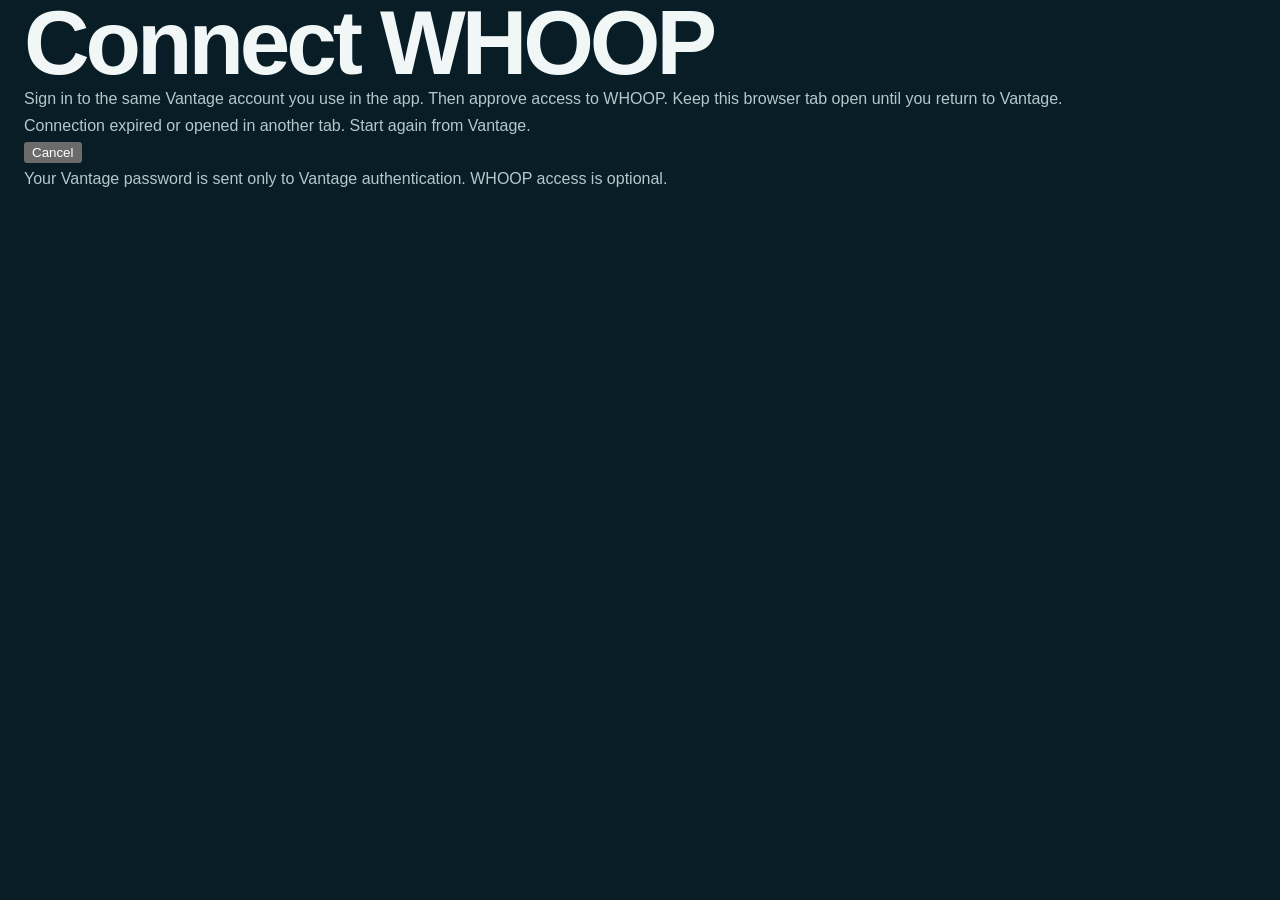
<file: whoop-connect.html>
<!doctype html>
<html lang="en">
<head>
  <meta charset="utf-8">
  <meta name="viewport" content="width=device-width, initial-scale=1">
  <meta name="referrer" content="no-referrer">
  <meta http-equiv="Content-Security-Policy" content="default-src 'none'; script-src 'self'; style-src 'self'; img-src 'self'; connect-src https://dopbkfbzwhacnxgmaont.supabase.co; base-uri 'none'; form-action 'none'; object-src 'none'">
  <title>Connect WHOOP · Vantage</title>
  <link rel="stylesheet" href="style.css">
  <script src="whoop-config.js" defer></script>
  <script src="whoop-connect.js" defer></script>
</head>
<body>
  <main class="container">
    <h1>Connect WHOOP</h1>
    <p>Sign in to the same Vantage account you use in the app. Then approve access to WHOOP. Keep this browser tab open until you return to Vantage.</p>
    <p id="status" role="status" aria-live="polite">Preparing secure sign-in…</p>
    <section id="signin" hidden aria-label="Sign in to Vantage">
      <form id="password-form">
        <p><label for="email">Email</label><br><input id="email" name="email" type="email" autocomplete="username" required></p>
        <p><label for="password">Password</label><br><input id="password" name="password" type="password" autocomplete="current-password" required></p>
        <button type="submit">Sign in and continue</button>
      </form>
      <p>Or sign in with</p>
      <button id="google" type="button">Google</button>
      <button id="apple" type="button">Apple</button>
    </section>
    <p><button id="restart" type="button" hidden>Start sign-in again</button> <button id="cancel" type="button">Cancel</button></p>
    <p>Your Vantage password is sent only to Vantage authentication. WHOOP access is optional.</p>
  </main>
</body>
</html>
</file>
<file: style.css>
:root {
  color-scheme: dark;
  --paper: #081d25;
  --paper-deep: #0b2630;
  --surface: #102d37;
  --accent: #48ebcd;
  --accent-hover: #7bf2db;
  --on-accent: #052228;
  --ink: #f0f7f6;
  --muted: #b4c8ce;
  --faint: #96b0b9;
  --line: #31505c;
  --navy: #172333;
  --blue: #8bc5ff;
  --aqua: #29bfd0;
  --coral: #d85748;
  --green: #65e0bf;
  --container: 1240px;
  --font: -apple-system, BlinkMacSystemFont, "SF Pro Text", "Helvetica Neue", Arial, sans-serif;
  --display: -apple-system, BlinkMacSystemFont, "SF Pro Display", "Helvetica Neue", Arial, sans-serif;
  --space-1: .5rem;
  --space-2: .75rem;
  --space-3: 1rem;
  --space-4: 1.5rem;
  --space-5: 2rem;
  --space-6: 3rem;
  --space-7: 5rem;
  --space-8: 8rem;
}

* { box-sizing: border-box; }
html { scroll-behavior: smooth; }
body { margin: 0; background: var(--paper); color: var(--ink); font-family: var(--font); -webkit-font-smoothing: antialiased; }
img { display: block; max-width: 100%; height: auto; }
a { color: inherit; text-decoration: none; }
a:focus-visible, button:focus-visible { outline: 2px solid var(--accent); outline-offset: 4px; }
p { margin: 0; color: var(--muted); font-size: 1rem; line-height: 1.65; }
h1, h2, h3 { margin: 0; font-family: var(--display); font-weight: 650; letter-spacing: -.045em; }
h1 { max-width: 900px; font-size: clamp(3.4rem, 7.1vw, 6.9rem); line-height: .95; }
h2 { font-size: clamp(2.5rem, 5vw, 5rem); line-height: 1; }
h3 { font-size: 1.25rem; line-height: 1.2; }
.container { width: min(calc(100% - 48px), var(--container)); margin-inline: auto; }
.section { padding-block: var(--space-8); }
.kicker, .eyebrow { color: var(--ink); font-size: .75rem; font-weight: 750; letter-spacing: .14em; line-height: 1.2; text-transform: uppercase; }
.section-index, .section-number { color: var(--faint); font-size: .73rem; font-weight: 700; letter-spacing: .1em; text-transform: uppercase; }

.site-header { position: fixed; z-index: 20; top: 0; right: 0; left: 0; border-bottom: 1px solid transparent; background: rgba(8, 29, 37, .96); transition: border-color .2s ease; }
.site-header.scrolled { border-color: var(--line); }
.nav-container { display: flex; min-height: 72px; align-items: center; justify-content: space-between; }
.logo { display: inline-flex; align-items: center; gap: .55rem; font-size: 1rem; font-weight: 720; letter-spacing: -.02em; }
.logo img { width: 166px; height: 40px; object-fit: contain; }
.nav-links { display: flex; align-items: center; gap: 1.8rem; }
.nav-links > a:not(.btn) { color: var(--muted); font-size: .9rem; font-weight: 600; }
.nav-links > a:hover, .nav-links > a[aria-current="page"] { color: var(--ink); }
.menu-toggle { display: none; width: 44px; height: 44px; padding: 10px; border: 0; background: transparent; color: var(--ink); }
.menu-toggle svg, .icon-tile svg, .platform-icon svg { width: 100%; fill: none; stroke: currentColor; stroke-linecap: round; stroke-linejoin: round; stroke-width: 1.8; }

.btn { display: inline-flex; min-height: 46px; align-items: center; justify-content: center; padding: .75rem 1.15rem; border: 1px solid var(--ink); border-radius: 8px; font-size: .88rem; font-weight: 700; transition: transform .15s ease, background-color .15s ease; }
.btn:hover { transform: translateY(-1px); }
.btn-primary { background: var(--accent); color: var(--on-accent); border-color: var(--accent); }
.btn-primary:hover { background: var(--accent-hover); border-color: var(--accent-hover); }
.btn-secondary { background: transparent; color: var(--ink); }
.btn-secondary:hover { background: var(--surface); }
.text-link { color: var(--ink); font-weight: 700; text-decoration: underline; text-decoration-color: var(--line); text-underline-offset: 5px; }

.hero { display: grid; min-height: 940px; grid-template-columns: minmax(0, .9fr) minmax(480px, 1.1fr); align-items: center; gap: clamp(3rem, 7vw, 7rem); padding-top: 150px; padding-bottom: 90px; }
.hero-copy .kicker { margin-bottom: var(--space-5); }
.hero-lede { max-width: 620px; margin-top: var(--space-5); font-size: clamp(1.08rem, 1.5vw, 1.3rem); }
.hero-actions { display: flex; flex-wrap: wrap; align-items: center; gap: .75rem; margin-top: var(--space-5); }
.hero-proof { margin: 0; }
.hero-proof img { width: 100%; background: var(--surface); }
.hero-proof figcaption, .wide-proof figcaption { display: flex; justify-content: space-between; gap: 1rem; padding-top: .75rem; color: var(--muted); font-size: .78rem; }
.hero-proof figcaption span { color: var(--ink); font-weight: 700; }

.fact-bar { border-block: 1px solid var(--line); }
.fact-grid { display: grid; grid-template-columns: repeat(3, 1fr); }
.fact-grid p { display: grid; gap: .45rem; padding: 1.75rem 2rem; }
.fact-grid p + p { border-left: 1px solid var(--line); }
.fact-grid strong { color: var(--ink); font-size: .9rem; }
.fact-grid span { font-size: .85rem; line-height: 1.45; }

.proof-section { position: relative; }
.proof-section > .section-index { margin-bottom: var(--space-7); }
.section-heading { display: grid; max-width: 880px; gap: var(--space-4); margin-bottom: var(--space-7); }
.section-heading > p:last-child { max-width: 650px; font-size: 1.1rem; }
.screen-grid { display: grid; grid-template-columns: repeat(3, 1fr); gap: clamp(1.5rem, 5vw, 4rem); align-items: start; }
.screen-grid-four { grid-template-columns: repeat(4, 1fr); gap: clamp(1.25rem, 3vw, 2.5rem); }
.screen-figure { margin: 0; }
.screen-offset { margin-top: 4.5rem; }
.device-frame { position: relative; padding: 7px; border: 1px solid #4a4d52; border-radius: 44px; background: #17191d; box-shadow: 0 22px 50px rgba(20, 22, 27, .14), inset 0 0 0 1px #707278; }
.device-frame::before { position: absolute; top: 22%; left: -4px; width: 3px; height: 12%; border-radius: 2px 0 0 2px; background: #33363b; content: ""; }
.device-frame::after { position: absolute; top: 29%; right: -4px; width: 3px; height: 18%; border-radius: 0 2px 2px 0; background: #33363b; content: ""; }
.device-frame img { width: 100%; border-radius: 37px; }
.screen-figure figcaption, .feature-shot figcaption { display: grid; gap: .3rem; padding-top: 1rem; }
.screen-figure figcaption strong { font-size: .9rem; }
.screen-figure figcaption span, .feature-shot figcaption { color: var(--muted); font-size: .8rem; }

.dark-section { background: #10151d; color: #f7f5ef; }
.dark-section p { color: #aaaeb4; }
.dark-section .kicker, .dark-section .section-number { color: #7dd9e1; }
.watch-layout { display: grid; grid-template-columns: 150px minmax(0, 1fr) minmax(340px, .75fr); gap: clamp(2rem, 6vw, 6rem); align-items: center; }
.watch-layout .section-index { align-self: start; color: #9aafb9; }
.watch-copy h2 { max-width: 650px; margin: var(--space-3) 0 var(--space-5); }
.watch-copy > p:not(.kicker) { max-width: 600px; }
.plain-list { display: grid; gap: 0; margin: var(--space-6) 0 0; padding: 0; list-style: none; border-top: 1px solid #39414a; }
.plain-list li { display: grid; grid-template-columns: 120px 1fr; gap: 1rem; padding: 1rem 0; border-bottom: 1px solid #39414a; color: #aeb3ba; font-size: .9rem; line-height: 1.5; }
.plain-list span { color: #f7f5ef; font-weight: 700; }
.watch-proof { position: relative; margin: 0; padding-inline: 24px; }
.watch-proof::before { position: absolute; top: 46%; left: 50%; width: min(92%, 390px); aspect-ratio: 1; border-radius: 50%; background: radial-gradient(circle, rgba(91, 120, 147, .15), rgba(16, 21, 29, 0) 70%); content: ""; transform: translate(-50%, -50%); }
.watch-proof figcaption { display: flex; justify-content: center; gap: .45rem; padding-top: 1rem; color: #9aafb9; font-size: .76rem; text-align: center; }
.watch-proof figcaption span { color: #d5d8dd; font-weight: 700; }
.watch-device { position: relative; z-index: 1; width: min(100%, 306px); margin: 28px auto 0; padding: 6px; border: 1px solid #747a80; border-radius: 29% / 24%; background: linear-gradient(135deg, #858b90 0%, #30353a 22%, #171a1e 52%, #555b61 78%, #94999d 100%); box-shadow: 0 30px 70px rgba(0, 0, 0, .5), inset 0 0 0 1px rgba(255, 255, 255, .22), inset 0 0 0 3px rgba(10, 12, 15, .38); }
.watch-crown { position: absolute; z-index: -1; top: 24%; left: calc(100% - 2px); width: 14px; height: 46px; border: 1px solid #686e73; border-radius: 0 9px 9px 0; background: repeating-linear-gradient(0deg, #3e4449 0 2px, #747a7e 2px 3px); box-shadow: 3px 4px 10px rgba(0, 0, 0, .3); }
.watch-crown::after { position: absolute; top: 72px; right: 3px; width: 8px; height: 46px; border: 1px solid #555b60; border-radius: 0 6px 6px 0; background: linear-gradient(90deg, #3d4247, #6d7377); content: ""; }
.watch-screen { overflow: hidden; border: 4px solid #050607; border-radius: 28% / 23%; background: #000; }
.watch-screen img { display: block; width: 100%; background: #000; }
.compact-watch .watch-device { max-width: 274px; }

.ipad-device { position: relative; padding: 12px; border: 1px solid #54575c; border-radius: 28px; background: #17191d; box-shadow: 0 28px 65px rgba(20, 22, 27, .18), inset 0 0 0 1px #6c6f74; }
.ipad-device img { overflow: hidden; border-radius: 17px; }
.ipad-camera { position: absolute; z-index: 2; top: 5px; left: 50%; width: 4px; height: 4px; border-radius: 50%; background: #50555d; transform: translateX(-50%); }

.roadmap-section > .section-index { margin-bottom: var(--space-7); }
.roadmap-heading { display: flex; align-items: flex-start; justify-content: space-between; gap: 2rem; }
.roadmap-heading h2 { max-width: 780px; margin-top: var(--space-3); }
.status-label { flex: 0 0 auto; padding: .55rem .7rem; border: 1px solid var(--green); border-radius: 999px; color: var(--green); font-size: .7rem; font-weight: 750; letter-spacing: .09em; text-transform: uppercase; }
.roadmap-intro, .next-section > p { max-width: 740px; margin-top: var(--space-5); font-size: 1.07rem; }
.roadmap-list { display: grid; grid-template-columns: repeat(2, 1fr); margin-top: var(--space-7); border-top: 1px solid var(--line); }
.roadmap-list article { display: grid; grid-template-columns: 48px 1fr; gap: 1rem; padding: 1.5rem 1.5rem 1.5rem 0; border-bottom: 1px solid var(--line); }
.roadmap-list article:nth-child(odd) { border-right: 1px solid var(--line); }
.roadmap-list article:nth-child(even) { padding-left: 1.5rem; }
.roadmap-list article > span { color: var(--faint); font-size: .75rem; }
.roadmap-list h3 { margin-bottom: .4rem; }
.roadmap-list p { font-size: .9rem; }
.closing-section { border-top: 1px solid var(--line); }
.closing-section h2 { max-width: 950px; margin: var(--space-4) 0; }
.closing-section > p:not(.kicker) { max-width: 590px; }

.page-hero { padding-top: 185px; padding-bottom: var(--space-7); border-bottom: 1px solid var(--line); }
.page-hero h1 { max-width: 1050px; margin-top: var(--space-4); }
.page-hero > p:not(.kicker):not(.eyebrow) { max-width: 700px; margin-top: var(--space-5); font-size: 1.15rem; }
.anchor-nav { display: flex; flex-wrap: wrap; gap: .5rem; margin-top: var(--space-6); }
.anchor-nav a { padding: .55rem .8rem; border: 1px solid var(--line); border-radius: 6px; color: var(--muted); font-size: .82rem; font-weight: 650; }
.anchor-nav a:hover { border-color: var(--ink); color: var(--ink); }

.feature-row { display: grid; grid-template-columns: minmax(0, 1fr) 390px; gap: clamp(4rem, 11vw, 10rem); align-items: center; padding-block: var(--space-8); border-bottom: 1px solid var(--line); }
.feature-row-reverse { grid-template-columns: 390px minmax(0, 1fr); }
.feature-row-reverse .feature-copy { grid-column: 2; grid-row: 1; }
.feature-row-reverse .feature-shot { grid-column: 1; grid-row: 1; }
.feature-copy .section-number { margin-bottom: var(--space-7); }
.feature-copy h2 { max-width: 730px; margin: var(--space-3) 0 var(--space-5); }
.feature-copy > p:not(.section-number):not(.kicker) { max-width: 650px; font-size: 1.08rem; }
.feature-shot { margin: 0; }
.detail-list { display: grid; gap: 0; margin: var(--space-6) 0 0; border-top: 1px solid var(--line); }
.detail-list div { display: grid; grid-template-columns: 150px 1fr; gap: 1rem; padding: 1rem 0; border-bottom: 1px solid var(--line); }
.detail-list dt { font-size: .88rem; font-weight: 700; }
.detail-list dd { margin: 0; color: var(--muted); font-size: .88rem; line-height: 1.5; }
.devices-layout { display: grid; gap: var(--space-7); }
.devices-layout h2 { max-width: 760px; margin-top: var(--space-3); }
.device-columns { display: grid; grid-template-columns: repeat(3, 1fr); border-top: 1px solid #39414a; }
.device-columns article { padding: 1.5rem 1.5rem 0 0; }
.device-columns article + article { padding-left: 1.5rem; border-left: 1px solid #39414a; }
.device-columns h3 { margin-bottom: .65rem; }
.device-columns p { font-size: .88rem; }
.wide-proof { margin: 0; }
.wide-proof img { border: 1px solid #39414a; }
.next-section { max-width: 980px; }
.device-showcase { display: grid; grid-template-columns: minmax(0, 1.35fr) minmax(300px, .65fr); gap: clamp(2rem, 6vw, 6rem); align-items: center; }
.wide-proof figcaption { color: #9aafb9; }

.capability-grid { display: grid; grid-template-columns: repeat(3, 1fr); margin-top: var(--space-7); border-top: 1px solid var(--line); border-left: 1px solid var(--line); }
.capability-grid article { min-height: 245px; padding: var(--space-5); border-right: 1px solid var(--line); border-bottom: 1px solid var(--line); }
.capability-grid article > span { display: block; margin-bottom: var(--space-6); color: var(--faint); font-size: .7rem; font-weight: 750; letter-spacing: .11em; text-transform: uppercase; }
.capability-grid h3 { margin-bottom: .7rem; font-size: 1.35rem; }
.capability-grid p { font-size: .9rem; }
.feature-link-row { margin-top: var(--space-5); }
.current-section > .section-index, .control-section > .section-index { margin-bottom: var(--space-7); }

.document-content { max-width: 820px; margin: 0 auto; padding: clamp(1.5rem, 5vw, 4rem); border: 1px solid var(--line); background: var(--surface); }
.document-content h2, .document-content h3 { margin: var(--space-6) 0 var(--space-3); }
.document-content h2 { font-size: clamp(1.7rem, 3vw, 2.6rem); }
.document-content h3 { font-size: 1.35rem; }
.document-content h4 { margin: var(--space-5) 0 var(--space-2); }
.document-content p + p { margin-top: 1rem; }
.document-content ul, .document-content ol { color: var(--muted); line-height: 1.6; }
.document-content li { margin-bottom: .75rem; }
.document-content a { color: var(--blue); text-decoration: underline; text-underline-offset: 3px; }
.legal-hero { padding-bottom: var(--space-5); border-bottom: 0; }
.legal-hero h1 { max-width: 900px; }
.legal-nav { display: flex; flex-wrap: wrap; gap: .5rem; }
.legal-nav a { padding: .6rem .8rem; border: 1px solid var(--line); border-radius: 6px; color: var(--muted); font-size: .82rem; font-weight: 650; }
.legal-section { padding-top: var(--space-5); }
.legal-introduction { padding-bottom: var(--space-3); border-bottom: 1px solid var(--line); }
.card { padding: clamp(2rem, 7vw, 5rem); border: 1px solid var(--line); background: var(--surface); }
.text-center { text-align: center; }
.icon-tile { display: grid; width: 50px; height: 50px; place-items: center; }

footer { border-top: 1px solid var(--line); }
.footer-grid { display: grid; grid-template-columns: 2fr 1fr 1fr; gap: var(--space-6); padding-block: var(--space-7); }
.footer-brand p { max-width: 320px; margin-top: var(--space-3); font-size: .86rem; }
.footer-links h2 { margin-bottom: var(--space-3); font-family: var(--font); font-size: .7rem; letter-spacing: .1em; text-transform: uppercase; }
.footer-links ul { display: grid; gap: .65rem; margin: 0; padding: 0; list-style: none; }
.footer-links a { color: var(--muted); font-size: .86rem; }
.footer-links a:hover { color: var(--ink); }
.footer-bottom { display: flex; justify-content: space-between; padding-block: 1.25rem; border-top: 1px solid var(--line); }
.footer-bottom p { font-size: .75rem; }

@media (max-width: 980px) {
  .hero { min-height: auto; grid-template-columns: 1fr; padding-top: 150px; }
  .hero-copy { max-width: 800px; }
  .hero-proof { max-width: 800px; }
  .watch-layout { grid-template-columns: 1fr 340px; }
  .watch-layout .section-index { grid-column: 1 / -1; }
  .feature-row, .feature-row-reverse { grid-template-columns: 1fr 320px; gap: 4rem; }
  .feature-row-reverse .feature-copy { grid-column: 1; }
  .feature-row-reverse .feature-shot { grid-column: 2; }
  .screen-grid-four { grid-template-columns: repeat(2, 1fr); }
  .screen-grid-four .screen-figure { max-width: 420px; }
  .capability-grid { grid-template-columns: repeat(2, 1fr); }
  .device-showcase { grid-template-columns: 1fr; }
}

@media (max-width: 760px) {
  :root { --space-8: 6rem; }
  .container { width: min(calc(100% - 32px), var(--container)); }
  h1 { font-size: clamp(3rem, 15vw, 5rem); }
  .nav-container { min-height: 64px; }
  .menu-toggle { display: block; }
  .nav-links { position: absolute; top: 64px; right: 0; left: 0; display: none; align-items: stretch; gap: 0; padding: .6rem 16px 1rem; border-bottom: 1px solid var(--line); background: var(--paper); }
  .nav-links.active { display: grid; }
  .nav-links > a { padding: .85rem; }
  .nav-links .btn { margin-top: .5rem; }
  .hero { display: block; padding-top: 130px; padding-bottom: 65px; }
  .hero-proof { margin-top: 4rem; }
  .fact-grid { grid-template-columns: 1fr; }
  .fact-grid p { padding-inline: 0; }
  .fact-grid p + p { border-top: 1px solid var(--line); border-left: 0; }
  .screen-grid { grid-template-columns: 1fr 1fr; }
  .screen-offset { margin-top: 3rem; }
  .watch-layout { grid-template-columns: 1fr; }
  .watch-proof { max-width: 430px; }
  .roadmap-heading { display: grid; }
  .roadmap-list { grid-template-columns: 1fr; }
  .roadmap-list article:nth-child(odd) { border-right: 0; }
  .roadmap-list article:nth-child(even) { padding-left: 0; }
  .feature-row, .feature-row-reverse { grid-template-columns: 1fr; gap: 3rem; }
  .feature-row-reverse .feature-copy, .feature-row-reverse .feature-shot { grid-column: 1; }
  .feature-row-reverse .feature-copy { grid-row: 1; }
  .feature-row-reverse .feature-shot { grid-row: 2; }
  .feature-shot { width: min(100%, 360px); }
  .feature-copy .section-number { margin-bottom: var(--space-5); }
  .device-columns { grid-template-columns: 1fr; }
  .device-columns article { padding: 1.25rem 0; border-bottom: 1px solid #39414a; }
  .device-columns article + article { padding-left: 0; border-left: 0; }
  .footer-grid { grid-template-columns: 1fr 1fr; }
  .footer-brand { grid-column: 1 / -1; }
}

@media (max-width: 480px) {
  .screen-grid { grid-template-columns: 1fr; }
  .screen-offset { margin-top: 0; }
  .device-frame { border-radius: 38px; }
  .device-frame img { border-radius: 31px; }
  .plain-list li, .detail-list div { grid-template-columns: 1fr; gap: .35rem; }
  .capability-grid { grid-template-columns: 1fr; }
  .capability-grid article { min-height: 0; }
  .watch-device { width: 86%; margin: 24px auto 0; }
  .watch-proof figcaption { display: grid; justify-content: center; gap: .25rem; text-align: center; }
  .footer-grid { grid-template-columns: 1fr; }
  .footer-brand { grid-column: auto; }
  .footer-bottom { display: grid; gap: .3rem; }
}

@media (prefers-reduced-motion: reduce) {
  html { scroll-behavior: auto; }
  *, *::before, *::after { transition-duration: .01ms !important; }
}
</file>
<file: marketing.css>
/* Marketing-only composition. Shared support and legal surfaces retain style.css. */
html:has(.marketing-page) { scroll-behavior: auto; }
.marketing-page { --container: 1184px; --space-8: clamp(5rem, 9vw, 8rem); }
.marketing-page h1 { font-size: clamp(3.25rem, 5.9vw, 5.4rem); line-height: 1.025; letter-spacing: -.055em; text-wrap: balance; }
.marketing-page h2 { font-size: clamp(2.4rem, 4vw, 3.8rem); line-height: 1.08; text-wrap: balance; }
.marketing-page p { text-wrap: pretty; }
.marketing-page .kicker, .marketing-page .eyebrow { color: var(--accent); font-size: .7rem; }
.marketing-page .site-header { border-bottom-color: var(--line); }
.marketing-page .nav-container { min-height: 80px; }
.marketing-page .btn { min-height: 48px; border-radius: 10px; transition: background-color 150ms ease, border-color 150ms ease, transform 150ms ease; }
.marketing-page .btn:hover { transform: none; }
@media (hover: hover) and (pointer: fine) {
  .marketing-page .btn:hover { transform: translateY(-1px); }
}
.marketing-page .btn-secondary { border-color: var(--line); }
.marketing-page :is(a, button):focus-visible { outline: 3px solid var(--accent); outline-offset: 5px; }
.marketing-page [id], .marketing-page main { scroll-margin-top: 108px; }
.marketing-page main:focus { outline: none; }
.marketing-page .skip-link { position: fixed; z-index: 40; top: 12px; left: 16px; padding: 12px 20px; border-radius: 8px; background: var(--accent); color: var(--on-accent); font-weight: 700; transform: translateY(-180%); }
.marketing-page .skip-link:focus { transform: none; }
.marketing-page .hero { grid-template-columns: minmax(0, 1.2fr) minmax(350px, .8fr); gap: clamp(2rem, 5vw, 5rem); min-height: 0; padding-top: 144px; padding-bottom: 64px; }
.marketing-page .hero-copy { padding-bottom: 1rem; }
.marketing-page .hero-copy .kicker { margin-bottom: 1.6rem; }
.marketing-page .hero-lede { max-width: 560px; margin-top: 1.6rem; font-size: 1.13rem; }
.marketing-page .hero-actions { gap: 12px; margin-top: 2rem; }
.marketing-page .hero-proof { min-width: 0; }
.marketing-page .hero-stage { position: relative; display: grid; grid-template-columns: minmax(0, 1fr); min-width: 0; justify-items: center; padding: 40px 24px 28px; border: 1px solid var(--line); border-radius: 28px; background: linear-gradient(145deg, var(--paper-deep), var(--surface)); }
.marketing-page .hero-stage .device-frame { width: min(310px, 100%); min-width: 0; max-width: 100%; }
.marketing-page .proof-label { justify-self: start; margin-bottom: 24px; color: var(--muted); font-size: .7rem; letter-spacing: .12em; text-transform: uppercase; }
.marketing-page .hero-proof figcaption { display: block; padding-top: 14px; text-align: center; font-size: .75rem; }
/* iPhone 17 Pro body: 71.9 × 150 mm, 460 ppi (Apple specs).
   https://support.apple.com/en-us/125090
   Outer R12 mm: Apple dimensional drawing, page 4.
   https://developer.apple.com/download/files/accessories/dimensional-drawings/iphone-17-pro.pdf
   Inference: 1206 px / 460 ppi × 25.4 = 66.5922 mm screen width;
   66.5922 / 71.9 = 92.6178%. A concentric inset gives inner R ≈ 9.35 mm.
   Percentage radii preserve these proportions at every responsive frame width. */
.marketing-page .device-frame {
  --device-bezel: #050607;
  --device-metal: var(--line);
  display: grid;
  place-items: center;
  width: 100%;
  min-width: 0;
  aspect-ratio: 719 / 1500;
  padding: 0;
  border: 0;
  border-radius: 16.68985% / 8%;
  background: var(--device-bezel);
  box-shadow: inset 0 0 0 1px var(--device-metal), 0 20px 48px rgba(0, 0, 0, .2);
  overflow: hidden;
}
.marketing-page .device-frame::before, .marketing-page .device-frame::after { content: none; }
.marketing-page .device-frame img { width: 92.6178%; height: auto; border-radius: 14.04% / 6.46%; }
.marketing-page .fact-bar { background: var(--paper-deep); }
.marketing-page .fact-grid p { padding: 1.7rem 2rem; }
.marketing-page .fact-grid p:first-child { padding-left: 0; }
.marketing-page .section-index { margin-bottom: 3rem; }
.marketing-page .section-heading { max-width: 760px; gap: 1.25rem; margin-bottom: 3.5rem; }
.marketing-page .section-heading > p:last-child { font-size: 1.04rem; }
.marketing-page .screen-grid { grid-template-columns: repeat(3, minmax(0, 1fr)); gap: clamp(24px, 4vw, 64px); }
.marketing-page .screen-figure { width: 100%; max-width: 300px; justify-self: center; }
.marketing-page .screen-figure figcaption { gap: .4rem; padding-top: 1.4rem; }
.marketing-page .screen-figure figcaption strong { font-size: 1.05rem; }
.marketing-page .screen-figure figcaption small { color: var(--faint); font-size: .7rem; line-height: 1.5; }
.marketing-page .dark-section { background: var(--paper-deep); }
.marketing-page .dark-section p { color: var(--muted); }
.marketing-page .dark-section .kicker { color: var(--accent); }
.marketing-page .watch-layout { grid-template-columns: minmax(0, 1fr) 310px; column-gap: clamp(3rem, 9vw, 8rem); row-gap: 2rem; }
.marketing-page .watch-layout .section-index { grid-column: 1 / -1; margin-bottom: 0; }
.marketing-page .watch-copy h2 { max-width: 600px; }
.marketing-page .watch-proof { padding-inline: 16px; }
.marketing-page .watch-proof::before { content: none; }
.marketing-page .watch-proof figcaption { flex-wrap: wrap; line-height: 1.6; }
.marketing-page .capability-grid { margin-top: 3rem; border-left: 0; column-gap: 2rem; }
.marketing-page .capability-grid article { min-height: 0; padding: 2rem 0; border-right: 0; }
.marketing-page .capability-grid article > span { margin-bottom: 1.5rem; color: var(--accent); }
.marketing-page .capability-grid h3 { font-size: 1.3rem; }
.marketing-page .closing-section { padding-block: 5rem 6rem; }
.marketing-page .closing-section h2 { max-width: 800px; }
.marketing-page .page-hero { padding-top: 160px; padding-bottom: 4rem; }
.marketing-page .page-hero h1 { max-width: 960px; }
.marketing-page .page-hero > p:not(.kicker):not(.eyebrow) { font-size: 1.1rem; }
.marketing-page .anchor-nav a { display: inline-flex; align-items: center; min-height: 44px; }
.marketing-page .feature-row, .marketing-page .feature-row-reverse { grid-template-columns: minmax(0, 1fr) 310px; gap: clamp(3rem, 9vw, 8rem); }
.marketing-page .feature-row-reverse { grid-template-columns: 310px minmax(0, 1fr); }
.marketing-page .feature-row-reverse .feature-copy { grid-column: 2; grid-row: 1; }
.marketing-page .feature-row-reverse .feature-shot { grid-column: 1; grid-row: 1; }
.marketing-page .feature-copy .section-number { margin-bottom: 2rem; }
.marketing-page .feature-shot { max-width: 310px; }
.marketing-page .feature-shot figcaption { line-height: 1.6; }
.marketing-page .detail-list div { grid-template-columns: 120px minmax(0, 1fr); }
.marketing-page .device-showcase { grid-template-columns: minmax(0, 1fr) 250px; gap: 3rem; }
.marketing-page .ipad-device { padding: 8px; border-radius: 22px; }
.marketing-page .ipad-device img { border: 0; border-radius: 14px; }
.marketing-page .wide-proof figcaption { display: block; line-height: 1.6; }
.marketing-page .principles-list { counter-reset: principle; }
.marketing-page .principles-list article { display: grid; grid-template-columns: 48px minmax(0, 1fr) minmax(0, 1.2fr); gap: 2rem; padding: 2.5rem 0; border-top: 1px solid var(--line); counter-increment: principle; }
.marketing-page .principles-list article::before { content: "0" counter(principle); color: var(--accent); font-size: .75rem; padding-top: 8px; }
.marketing-page .principles-list h2 { font-size: clamp(1.8rem, 3vw, 2.5rem); }
.marketing-page .footer-links h2 { font-family: var(--font); font-size: .7rem; line-height: 1.2; letter-spacing: .1em; text-transform: uppercase; text-wrap: initial; }
.marketing-page .footer-links a { display: inline-flex; align-items: center; min-height: 32px; }
.marketing-page [data-reveal] { opacity: 1; }
.marketing-page [data-reveal].reveal-pending { opacity: 0; transform: translateY(12px); }
.marketing-page [data-reveal].reveal-enter { animation: marketing-reveal 360ms ease-out both; }
@keyframes marketing-reveal { from { opacity: 0; transform: translateY(12px); } to { opacity: 1; transform: none; } }
@media (max-width: 980px) {
  .marketing-page .hero { grid-template-columns: minmax(0, 1fr) 350px; gap: 32px; }
  .marketing-page .hero h1 { font-size: clamp(3rem, 5.7vw, 4.6rem); }
  .marketing-page .hero-stage { padding: 24px 18px; }
  .marketing-page .hero-stage .device-frame { width: min(280px, 100%); }
  .marketing-page .screen-grid { grid-template-columns: repeat(2, minmax(0, 1fr)); row-gap: 3rem; }
  .marketing-page .screen-figure:last-child:nth-child(odd) { grid-column: 1 / -1; }
  .marketing-page .feature-row, .marketing-page .feature-row-reverse { gap: 40px; }
  .marketing-page .device-showcase { grid-template-columns: minmax(0, 1fr); }
  .marketing-page .compact-watch { max-width: 280px; justify-self: center; }
}
@media (max-width: 760px) {
  .marketing-page .nav-container { min-height: 72px; }
  .marketing-page .logo img { width: 150px; height: auto; }
  .marketing-page .menu-toggle { display: none; cursor: pointer; }
  .marketing-page .nav-links { position: static; display: grid; width: 100%; border-bottom: 0; padding: 0 0 16px; }
  .marketing-page .nav-container { flex-wrap: wrap; }
  html:not(.marketing-js) .marketing-page .site-header { position: static; }
  .marketing-js .marketing-page .menu-toggle { display: block; }
  .marketing-js .marketing-page .nav-links { position: absolute; top: 72px; display: none; padding: 8px 16px 16px; border-bottom: 1px solid var(--line); max-height: calc(100dvh - 72px); overflow-y: auto; }
  .marketing-js .marketing-page .nav-links.active { display: grid; }
  .marketing-page .hero { display: grid; grid-template-columns: 1fr; gap: 3rem; padding-top: 124px; padding-bottom: 48px; }
  .marketing-page .hero h1 { font-size: clamp(3.2rem, 9vw, 4.8rem); }
  .marketing-page .hero-lede { max-width: 600px; }
  .marketing-page .hero-proof { width: min(100%, 460px); margin: 0; justify-self: center; }
  .marketing-page .hero-stage { padding: 24px; }
  .marketing-page .hero-stage .device-frame { width: min(310px, 100%); }
  .marketing-page .fact-grid { grid-template-columns: 1fr; }
  .marketing-page .fact-grid p { padding: 1.4rem 0; }
  .marketing-page .watch-layout, .marketing-page .feature-row, .marketing-page .feature-row-reverse { grid-template-columns: 1fr; gap: 3rem; }
  .marketing-page .watch-proof, .marketing-page .feature-shot { justify-self: center; width: min(100%, 310px); }
  .marketing-page .watch-layout .section-index { grid-column: 1; }
  .marketing-page .feature-row-reverse .feature-copy, .marketing-page .feature-row-reverse .feature-shot { grid-column: 1; }
  .marketing-page .feature-row-reverse .feature-copy { grid-row: 1; }
  .marketing-page .feature-row-reverse .feature-shot { grid-row: 2; }
  .marketing-page .page-hero { padding-top: 130px; }
  .marketing-page .principles-list article { grid-template-columns: 32px minmax(0, 1fr); gap: 1rem; }
  .marketing-page .principles-list p { grid-column: 2; }
}
@media (max-width: 540px) {
  .marketing-page .screen-grid { grid-template-columns: minmax(0, 1fr); gap: 3rem; }
  .marketing-page .screen-figure:last-child:nth-child(odd) { grid-column: 1; }
  .marketing-page .screen-figure { max-width: 300px; }
  .marketing-page .hero-stage .device-frame { width: min(280px, 100%); }
  .marketing-page .capability-grid { grid-template-columns: 1fr; }
  .marketing-page .detail-list div { grid-template-columns: 1fr; gap: .4rem; }
  .marketing-page .hero-actions { align-items: stretch; }
  .marketing-page .hero-actions .btn { flex: 1 1 auto; }
}
@media (prefers-reduced-motion: reduce) {
  .marketing-page *, .marketing-page *::before, .marketing-page *::after { animation: none !important; transition: none !important; }
  .marketing-page [data-reveal], .marketing-page [data-reveal].reveal-pending { opacity: 1 !important; transform: none !important; }
  .marketing-page .btn:hover { transform: none; }
}
</file>
